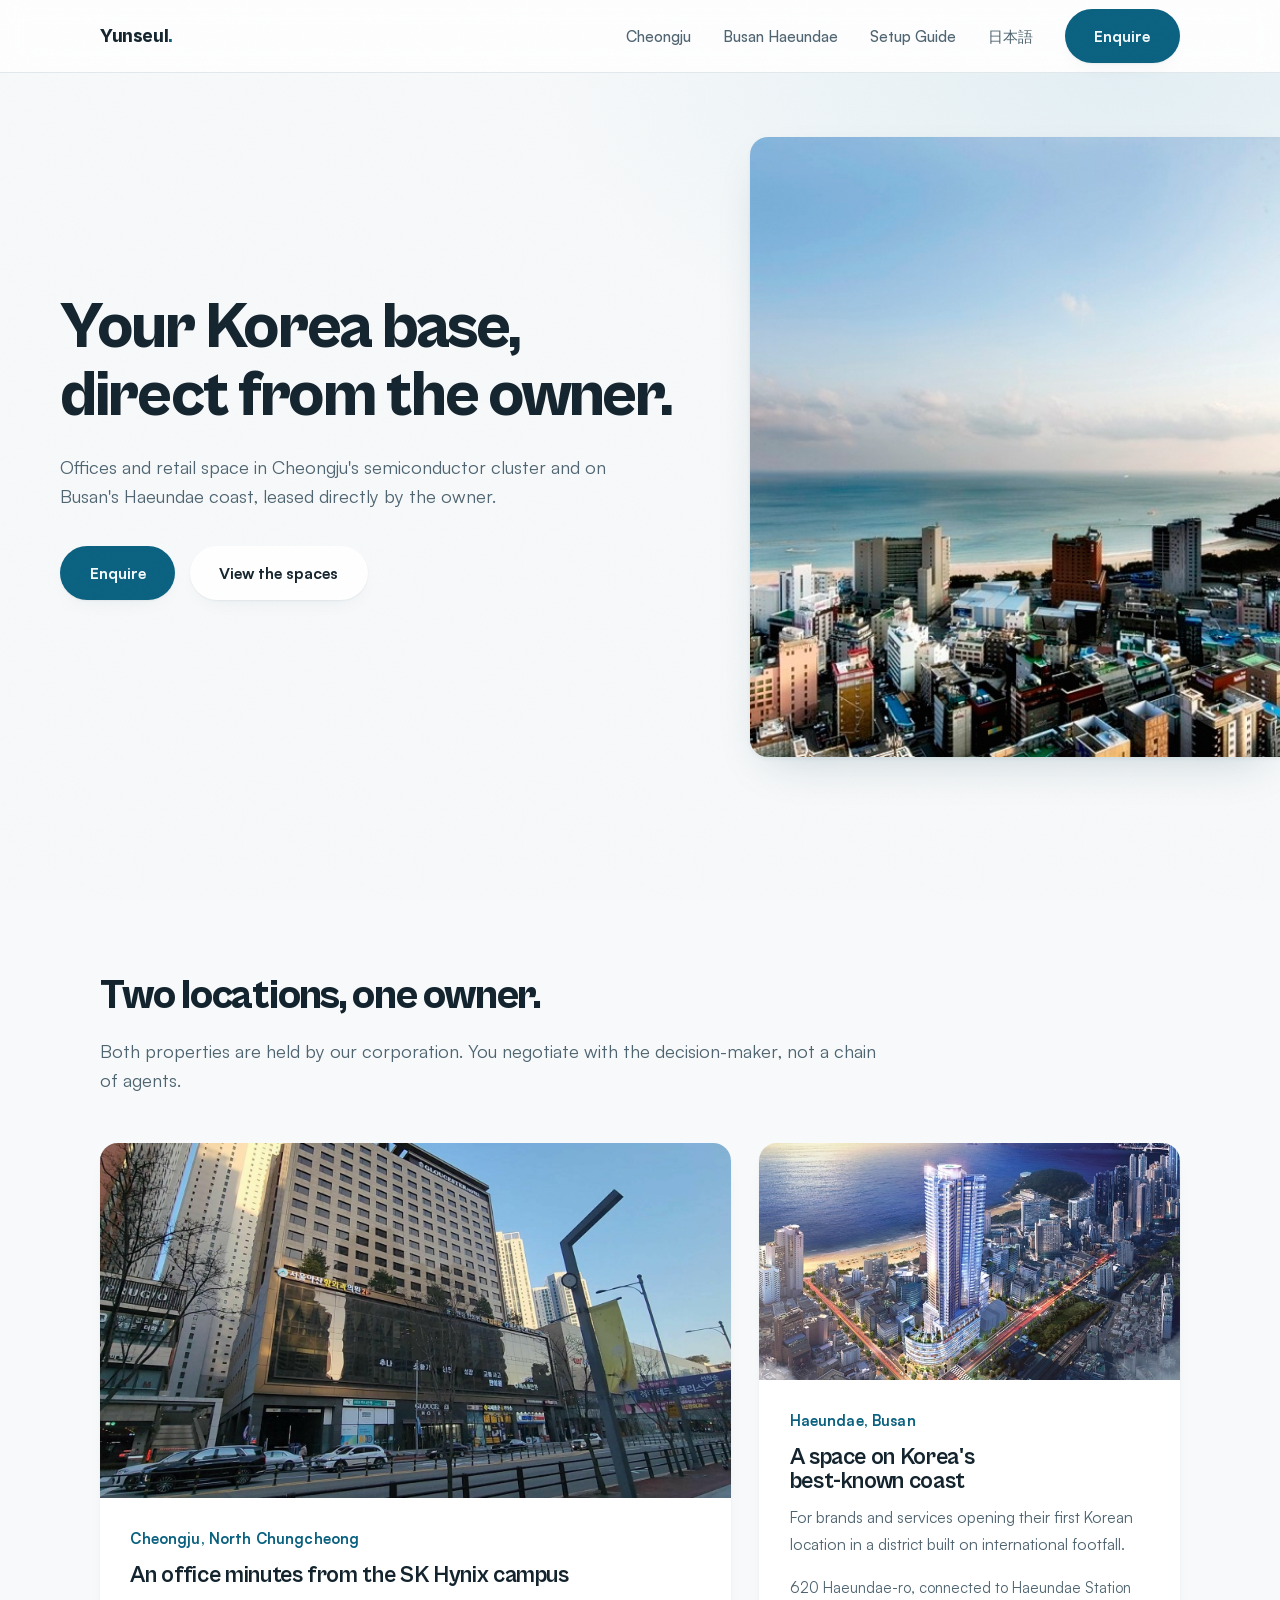
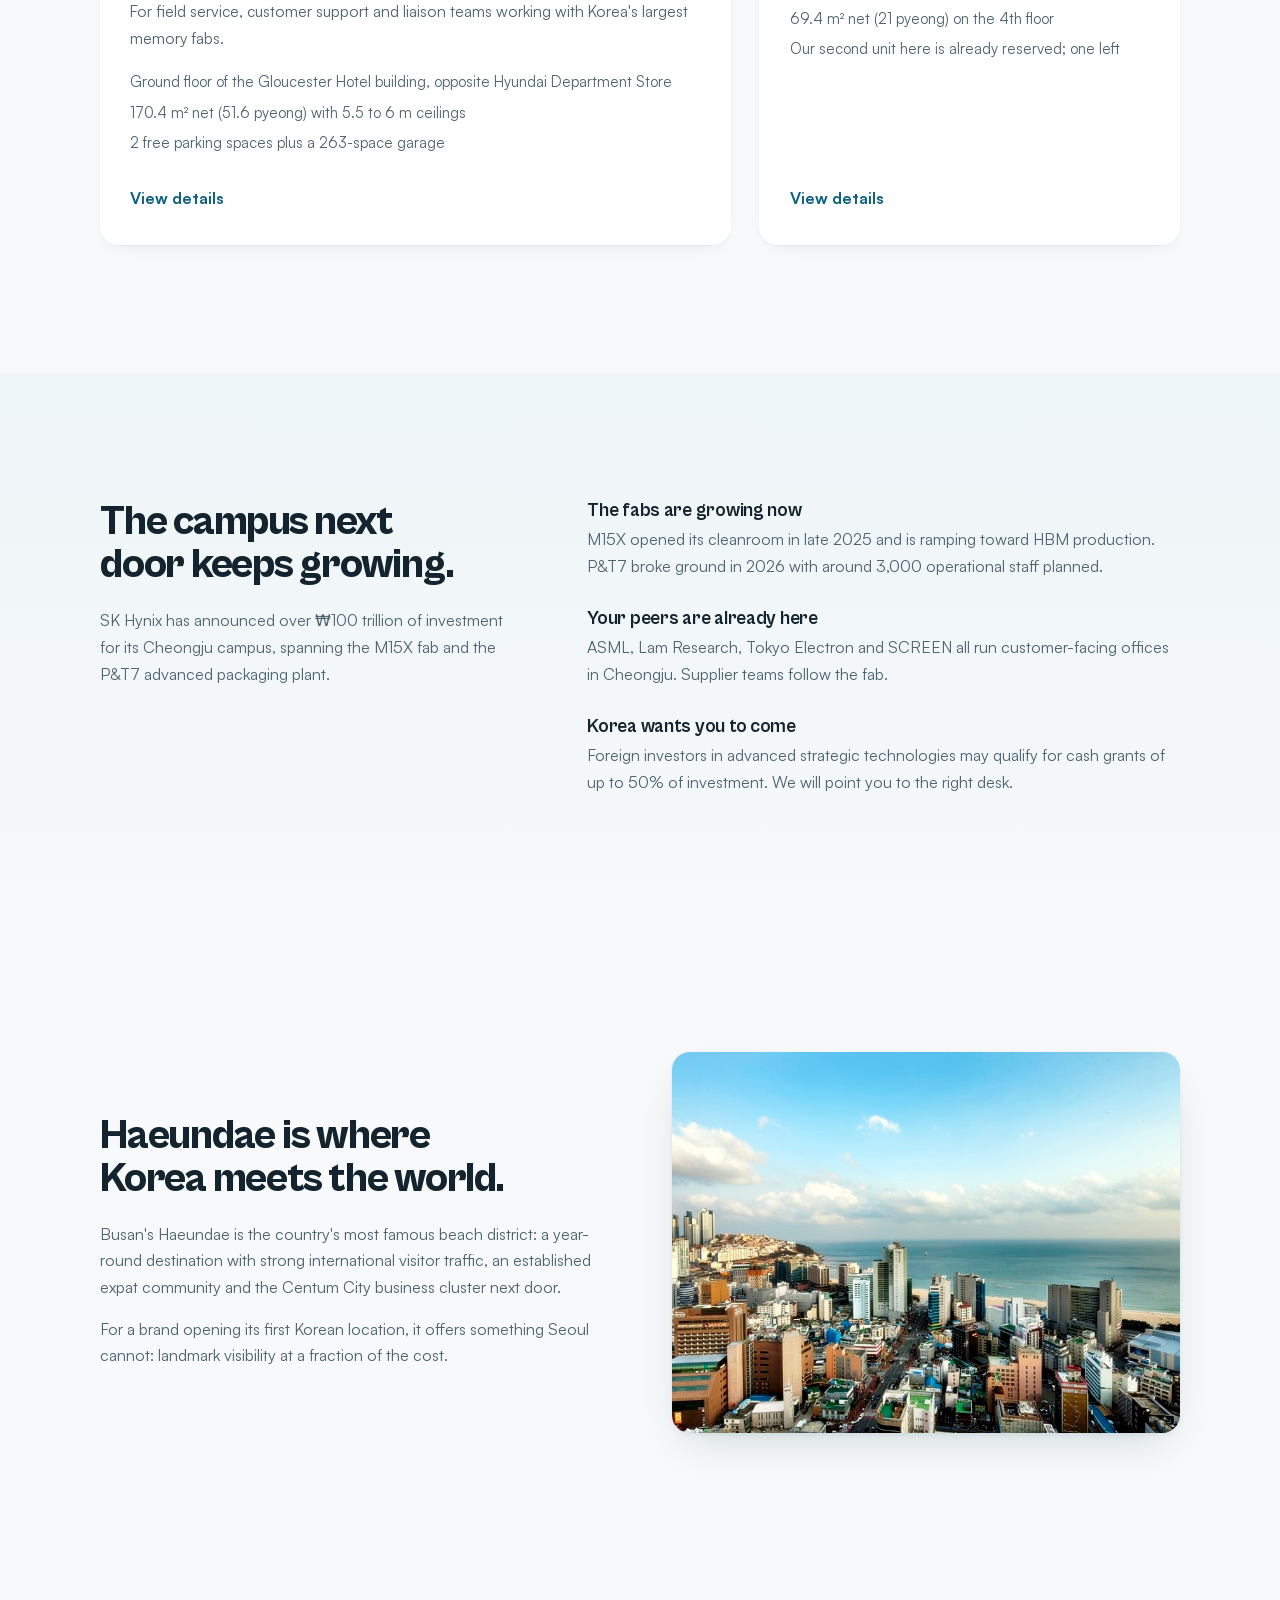
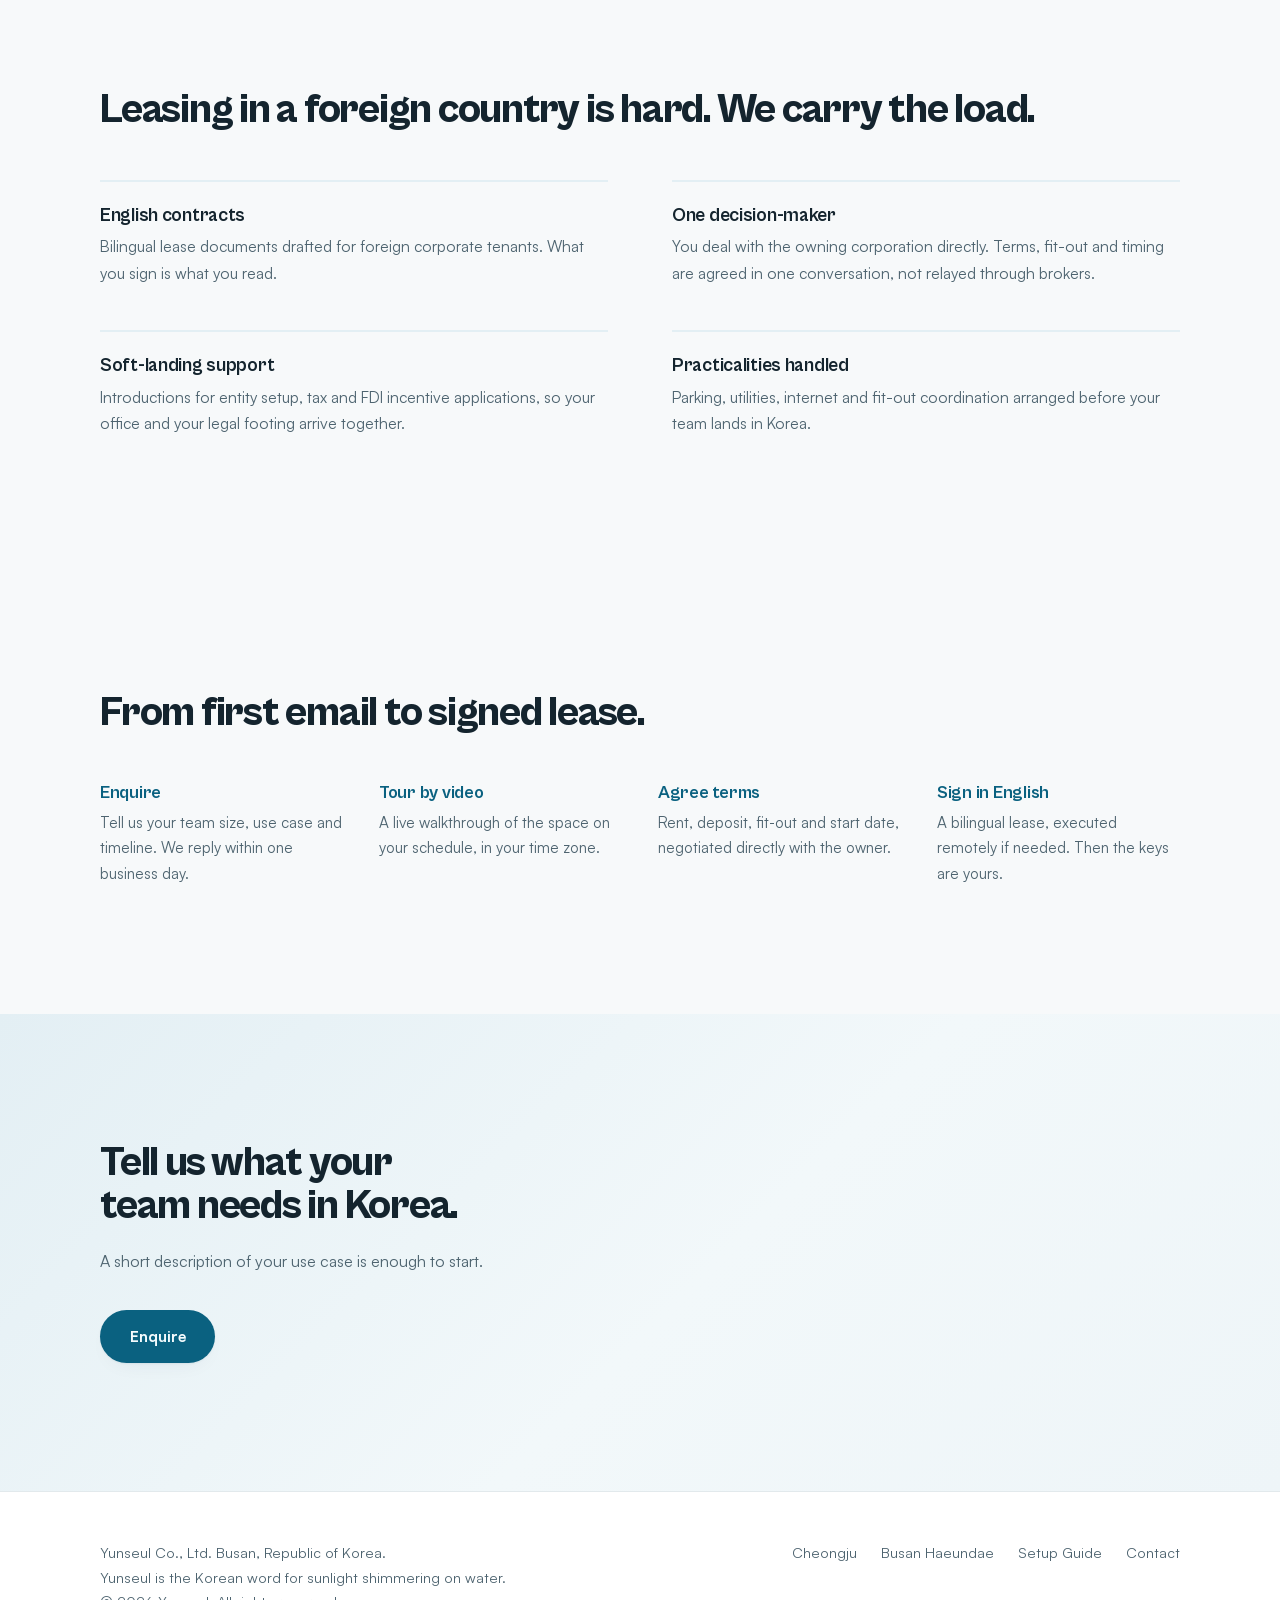
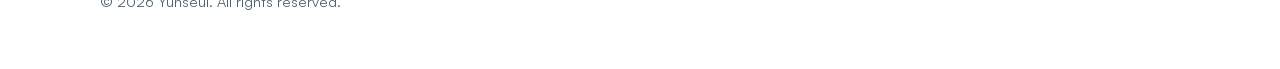
<file: index.html>
<!DOCTYPE html>
<html lang="en">
<head>
  <meta charset="UTF-8">
  <meta name="viewport" content="width=device-width, initial-scale=1.0">
  <title>Office and Retail Space in Cheongju and Busan for Foreign Companies | Yunseul</title>
  <meta name="description" content="Owner-direct commercial space in Korea. An office near the SK Hynix Cheongju campus and a retail space on Busan's Haeundae coast. English contracts, transparent terms.">
  <meta property="og:title" content="Your Korea base, direct from the owner">
  <meta property="og:description" content="Commercial space in Cheongju's semiconductor cluster and on Busan's Haeundae coast, leased directly by the owning corporation.">
  <meta property="og:type" content="website">
  <link rel="alternate" hreflang="ja" href="ja/index.html">
  <link rel="icon" type="image/svg+xml" href="assets/img/favicon.svg">
  <link rel="stylesheet" href="assets/css/main.css?v=11">
</head>
<body>

<header class="nav">
  <div class="container nav-inner">
    <a class="brand" href="index.html">Yunseul<span>.</span></a>
    <button class="nav-toggle" aria-expanded="false" aria-controls="nav-menu">Menu</button>
    <ul class="nav-links" id="nav-menu">
      <li><a href="cheongju.html">Cheongju</a></li>
      <li><a href="busan.html">Busan Haeundae</a></li>
      <li><a href="korea-setup-guide.html">Setup Guide</a></li>
      <li><a href="ja/index.html">日本語</a></li>
      <li><a class="btn" href="contact.html">Enquire</a></li>
    </ul>
  </div>
</header>

<main>

  <section class="hero">
    <div class="container hero-grid">
      <div>
        <h1>Your Korea base, direct from the owner.</h1>
        <p class="lede">Offices and retail space in Cheongju's semiconductor cluster and on Busan's Haeundae coast, leased directly by the owner.</p>
        <div class="hero-ctas">
          <a class="btn" href="contact.html">Enquire</a>
          <a class="btn btn-ghost" href="#properties">View the spaces</a>
        </div>
      </div>
      <div class="hero-media">
        <img src="assets/img/busan/aerial-beach.jpg" alt="Haeundae Beach and the surrounding district from above" width="900" height="599">
      </div>
    </div>
  </section>

  <section id="properties">
    <div class="container">
      <h2>Two locations, one owner.</h2>
      <p class="lede">Both properties are held by our corporation. You negotiate with the decision-maker, not a chain of agents.</p>
      <div class="prop-grid">
        <a class="prop-card" href="cheongju.html">
          <img src="assets/img/cheongju/exterior.jpg" alt="Gloucester Hotel building, Cheongju" width="1600" height="900">
          <div class="prop-body">
            <span class="city">Cheongju, North Chungcheong</span>
            <h3>An office minutes from the SK Hynix campus</h3>
            <p>For field service, customer support and liaison teams working with Korea's largest memory fabs.</p>
            <ul class="prop-facts">
              <li>Ground floor of the Gloucester Hotel building, opposite Hyundai Department Store</li>
              <li>170.4 m&sup2; net (51.6 pyeong) with 5.5 to 6 m ceilings</li>
              <li>2 free parking spaces plus a 263-space garage</li>
            </ul>
            <span class="text-link">View details</span>
          </div>
        </a>
        <a class="prop-card" href="busan.html">
          <img src="assets/img/busan/tower-render.jpg" alt="The Haeundae La Muette tower, Busan" width="700" height="449">
          <div class="prop-body">
            <span class="city">Haeundae, Busan</span>
            <h3>A space on Korea's best-known coast</h3>
            <p>For brands and services opening their first Korean location in a district built on international footfall.</p>
            <ul class="prop-facts">
              <li>620 Haeundae-ro, connected to Haeundae Station</li>
              <li>69.4 m&sup2; net (21 pyeong) on the 4th floor</li>
              <li>Our second unit here is already reserved; one left</li>
            </ul>
            <span class="text-link">View details</span>
          </div>
        </a>
      </div>
    </div>
  </section>

  <section class="evidence">
    <div class="container evidence-grid">
      <div>
        <h2>The campus next door keeps growing.</h2>
        <p>SK Hynix has announced over &#8361;100 trillion of investment for its Cheongju campus, spanning the M15X fab and the P&amp;T7 advanced packaging plant.</p>
      </div>
      <div class="evidence-points">
        <div>
          <h3>The fabs are growing now</h3>
          <p>M15X opened its cleanroom in late 2025 and is ramping toward HBM production. P&amp;T7 broke ground in 2026 with around 3,000 operational staff planned.</p>
        </div>
        <div>
          <h3>Your peers are already here</h3>
          <p>ASML, Lam Research, Tokyo Electron and SCREEN all run customer-facing offices in Cheongju. Supplier teams follow the fab.</p>
        </div>
        <div>
          <h3>Korea wants you to come</h3>
          <p>Foreign investors in advanced strategic technologies may qualify for cash grants of up to 50% of investment. We will point you to the right desk.</p>
        </div>
      </div>
    </div>
  </section>

  <section>
    <div class="container split flip">
      <div class="body">
        <h2>Haeundae is where Korea meets the world.</h2>
        <p>Busan's Haeundae is the country's most famous beach district: a year-round destination with strong international visitor traffic, an established expat community and the Centum City business cluster next door.</p>
        <p>For a brand opening its first Korean location, it offers something Seoul cannot: landmark visibility at a fraction of the cost.</p>
      </div>
      <div class="media">
        <img src="assets/img/busan/view-1.jpg" alt="View over Haeundae Beach and Dongbaek Island" width="900" height="599">
      </div>
    </div>
  </section>

  <section>
    <div class="container">
      <h2>Leasing in a foreign country is hard. We carry the load.</h2>
      <div class="services">
        <div class="service">
          <h3>English contracts</h3>
          <p>Bilingual lease documents drafted for foreign corporate tenants. What you sign is what you read.</p>
        </div>
        <div class="service">
          <h3>One decision-maker</h3>
          <p>You deal with the owning corporation directly. Terms, fit-out and timing are agreed in one conversation, not relayed through brokers.</p>
        </div>
        <div class="service">
          <h3>Soft-landing support</h3>
          <p>Introductions for entity setup, tax and FDI incentive applications, so your office and your legal footing arrive together.</p>
        </div>
        <div class="service">
          <h3>Practicalities handled</h3>
          <p>Parking, utilities, internet and fit-out coordination arranged before your team lands in Korea.</p>
        </div>
      </div>
    </div>
  </section>

  <section>
    <div class="container">
      <h2>From first email to signed lease.</h2>
      <div class="process">
        <div>
          <h3>Enquire</h3>
          <p>Tell us your team size, use case and timeline. We reply within one business day.</p>
        </div>
        <div>
          <h3>Tour by video</h3>
          <p>A live walkthrough of the space on your schedule, in your time zone.</p>
        </div>
        <div>
          <h3>Agree terms</h3>
          <p>Rent, deposit, fit-out and start date, negotiated directly with the owner.</p>
        </div>
        <div>
          <h3>Sign in English</h3>
          <p>A bilingual lease, executed remotely if needed. Then the keys are yours.</p>
        </div>
      </div>
    </div>
  </section>

  <section class="cta-band">
    <div class="container">
      <h2>Tell us what your team needs in Korea.</h2>
      <p>A short description of your use case is enough to start.</p>
      <a class="btn" href="contact.html">Enquire</a>
    </div>
  </section>

</main>

<footer>
  <div class="container footer-inner">
    <div>
      <!-- TODO: 사업자등록번호 추가 -->
      <p>Yunseul Co., Ltd. Busan, Republic of Korea.</p>
      <p>Yunseul is the Korean word for sunlight shimmering on water.</p>
      <p>&copy; <span data-year>2026</span> Yunseul. All rights reserved.</p>
    </div>
    <ul class="footer-links">
      <li><a href="cheongju.html">Cheongju</a></li>
      <li><a href="busan.html">Busan Haeundae</a></li>
      <li><a href="korea-setup-guide.html">Setup Guide</a></li>
      <li><a href="contact.html">Contact</a></li>
    </ul>
  </div>
</footer>

<script src="assets/js/main.js"></script>
</body>
</html>
</file>
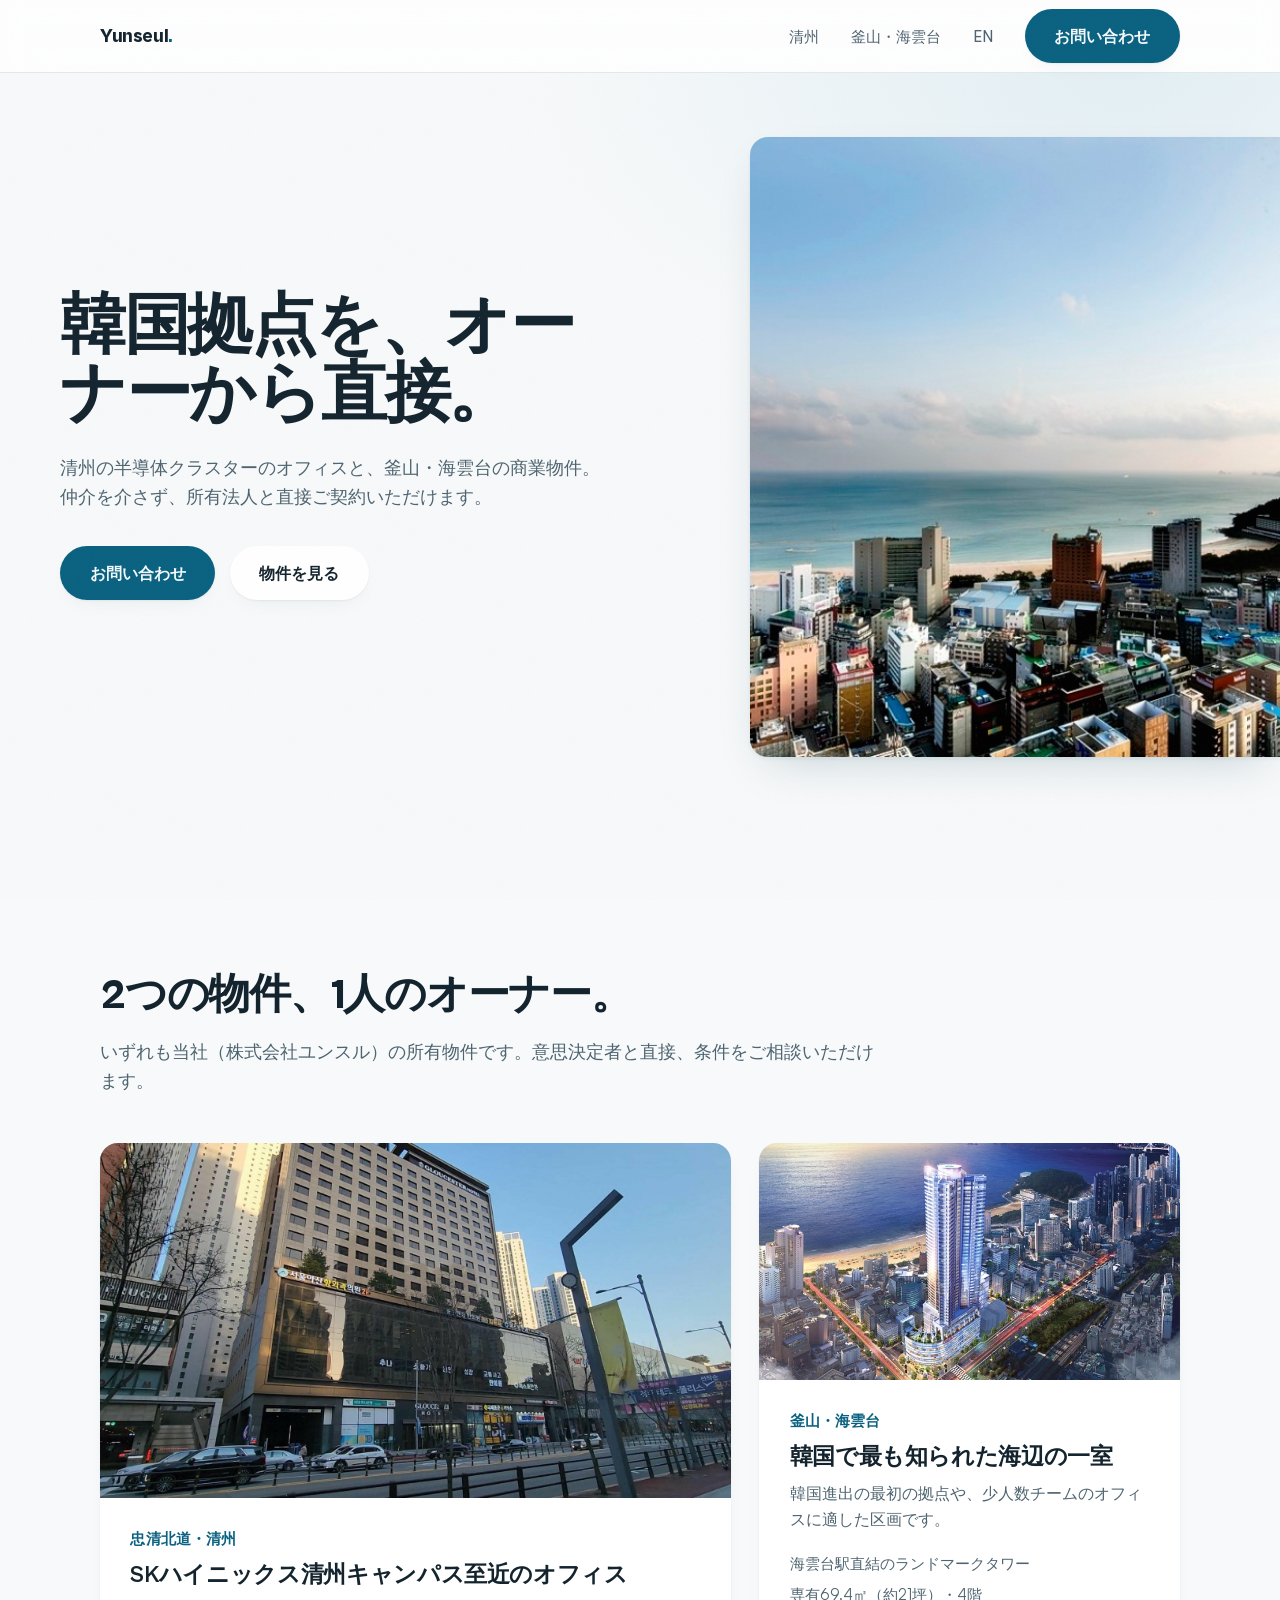
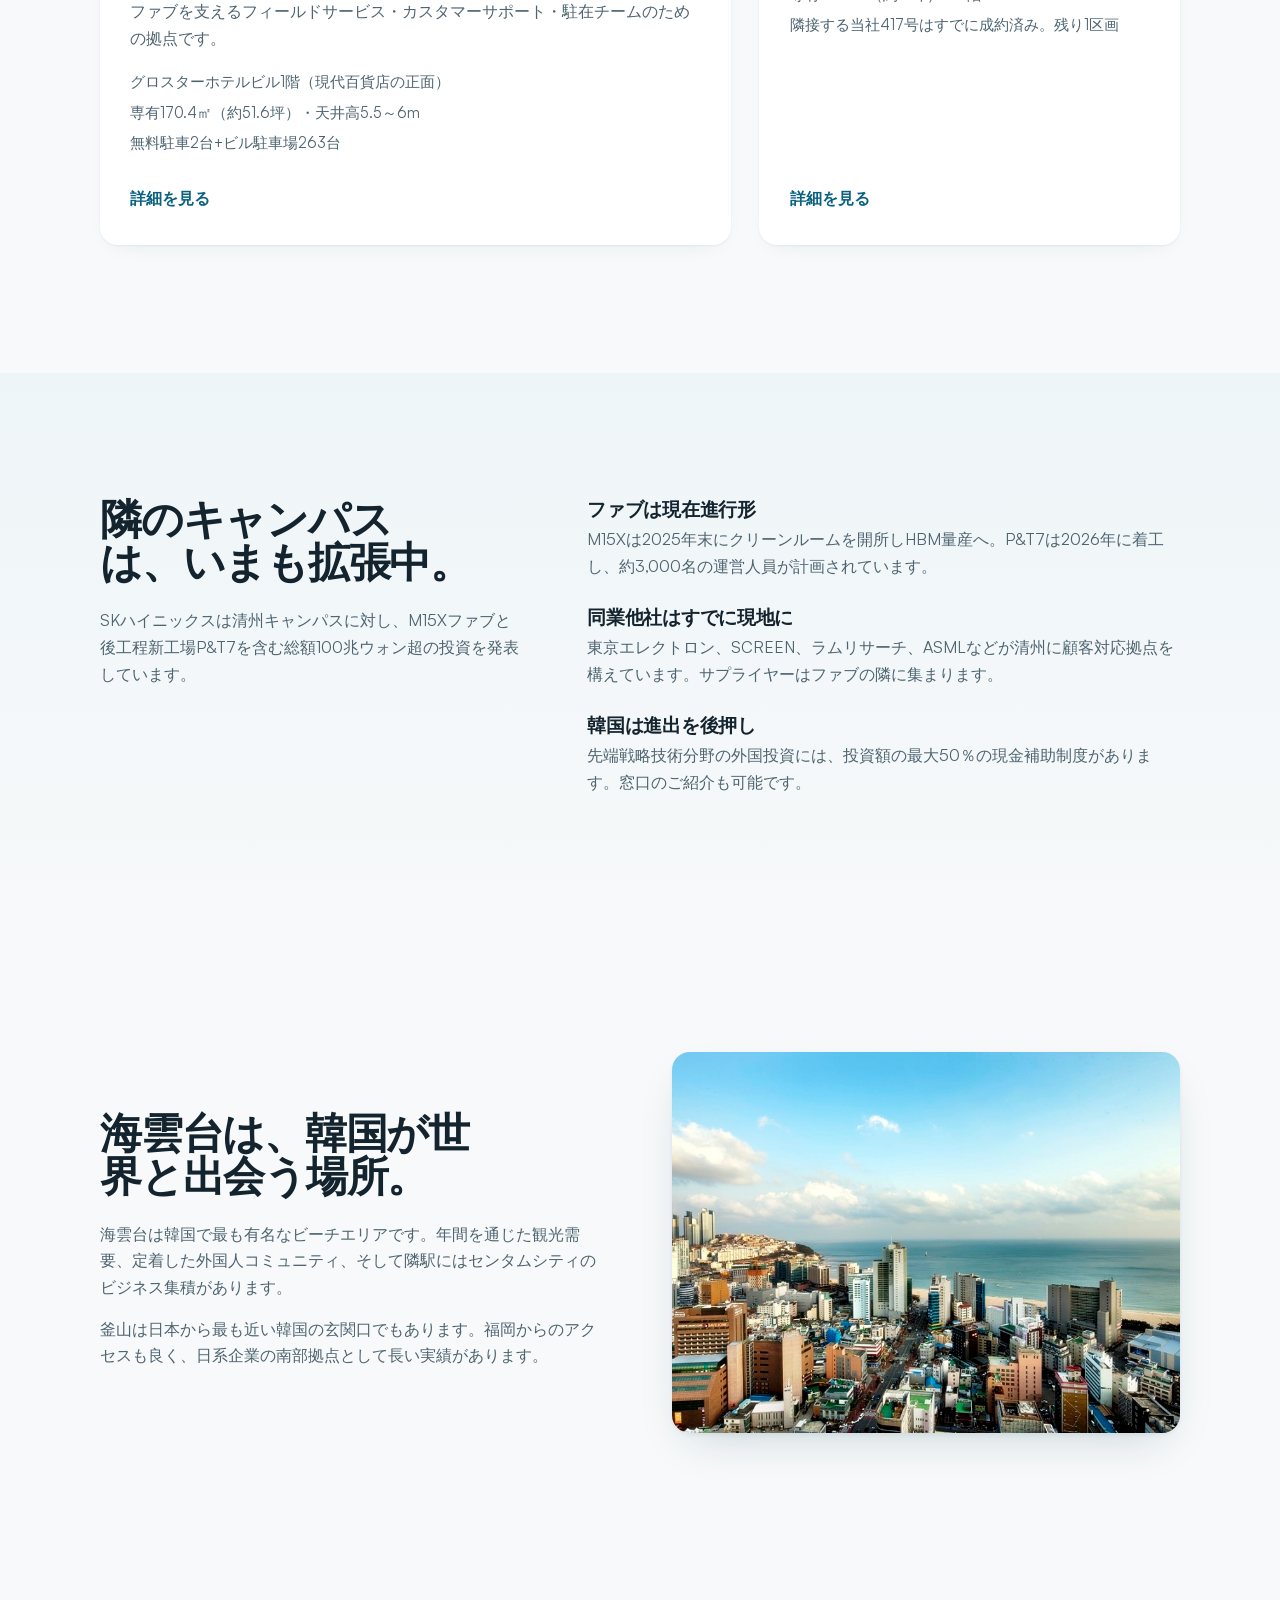
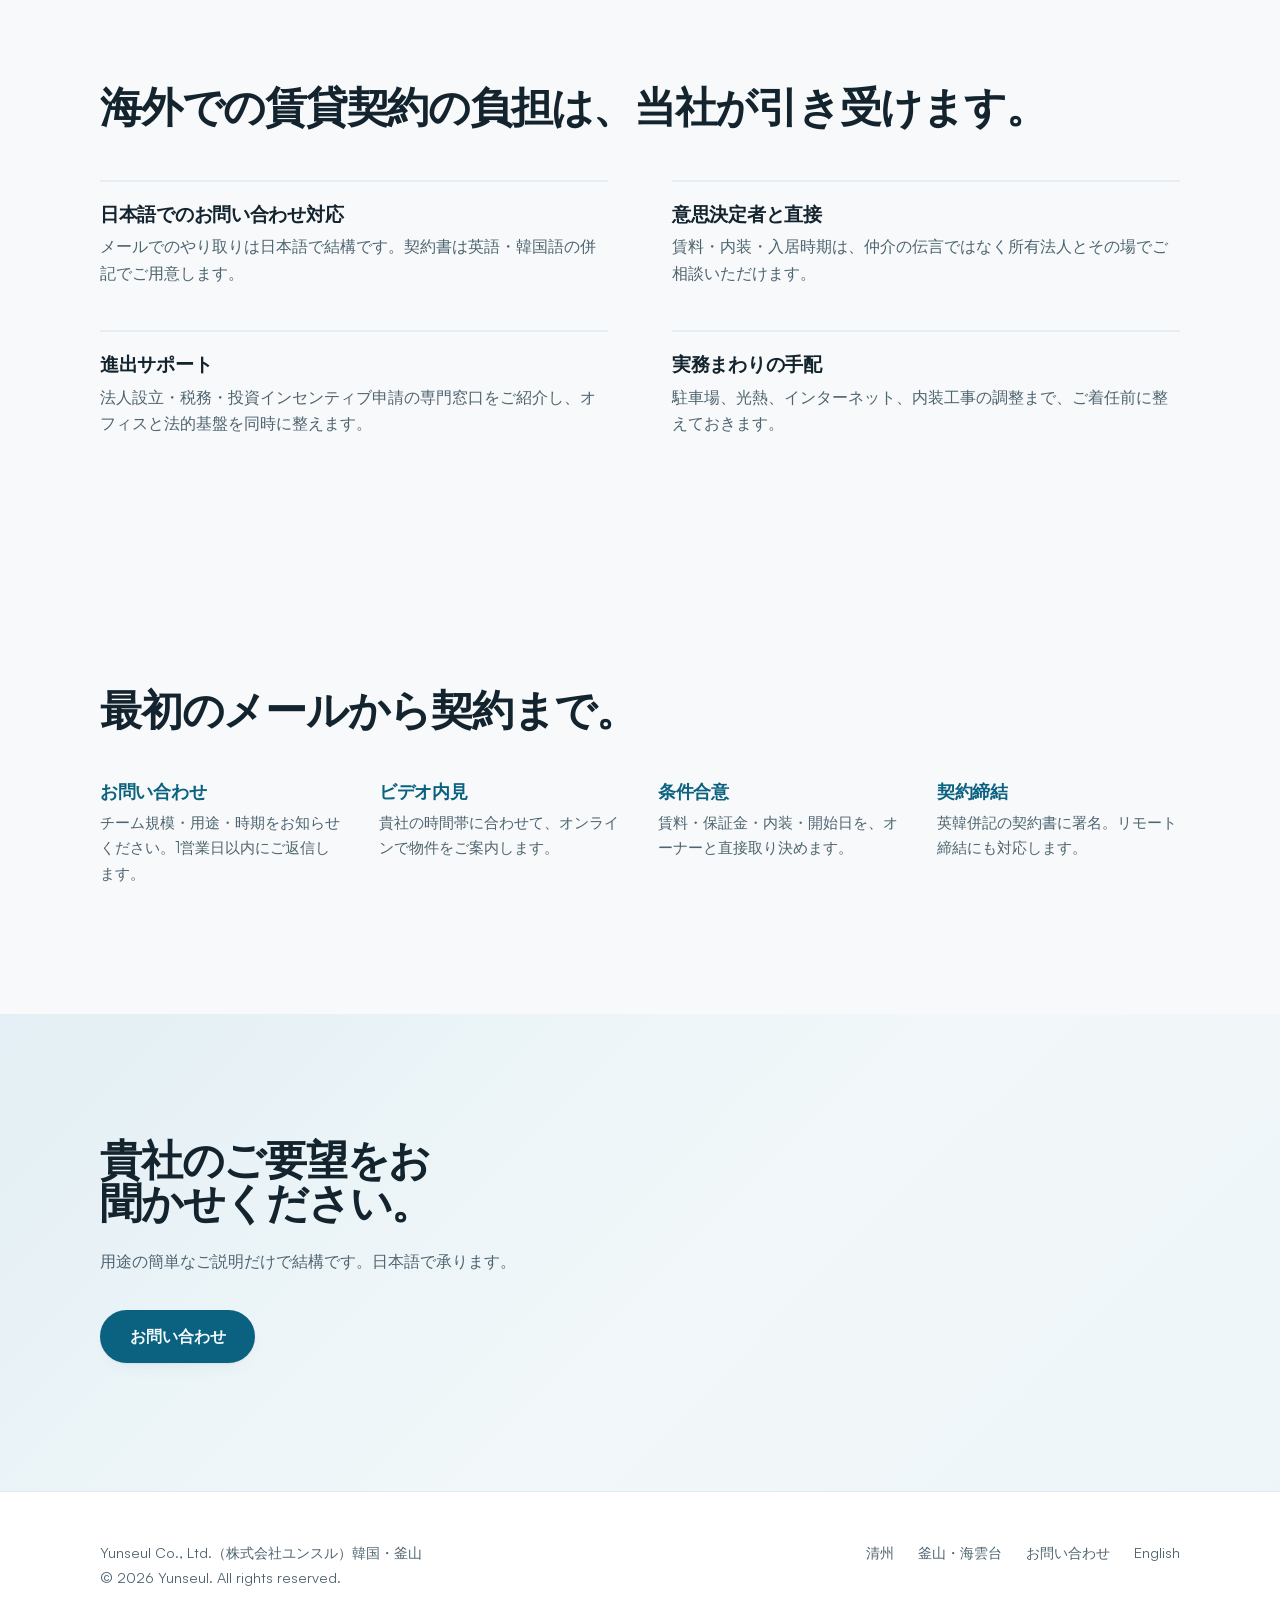
<file: ja/index.html>
<!DOCTYPE html>
<html lang="ja">
<head>
  <meta charset="UTF-8">
  <meta name="viewport" content="width=device-width, initial-scale=1.0">
  <title>韓国・清州と釜山のオフィス／店舗物件（オーナー直接賃貸）| Yunseul</title>
  <meta name="description" content="SKハイニックス清州キャンパス至近のオフィスと、釜山・海雲台駅直結の商業物件。オーナー直接契約、日本語でのお問い合わせに対応します。">
  <link rel="alternate" hreflang="en" href="../index.html">
  <link rel="icon" type="image/svg+xml" href="../assets/img/favicon.svg">
  <link rel="stylesheet" href="../assets/css/main.css?v=11">
</head>
<body>

<header class="nav">
  <div class="container nav-inner">
    <a class="brand" href="index.html">Yunseul<span>.</span></a>
    <button class="nav-toggle" aria-expanded="false" aria-controls="nav-menu">Menu</button>
    <ul class="nav-links" id="nav-menu">
      <li><a href="cheongju.html">清州</a></li>
      <li><a href="busan.html">釜山・海雲台</a></li>
      <li><a href="../index.html">EN</a></li>
      <li><a class="btn" href="contact.html">お問い合わせ</a></li>
    </ul>
  </div>
</header>

<main>

  <section class="hero">
    <div class="container hero-grid">
      <div>
        <h1>韓国拠点を、オーナーから直接。</h1>
        <p class="lede">清州の半導体クラスターのオフィスと、釜山・海雲台の商業物件。仲介を介さず、所有法人と直接ご契約いただけます。</p>
        <div class="hero-ctas">
          <a class="btn" href="contact.html">お問い合わせ</a>
          <a class="btn btn-ghost" href="#properties">物件を見る</a>
        </div>
      </div>
      <div class="hero-media">
        <img src="../assets/img/busan/aerial-beach.jpg" alt="海雲台ビーチと周辺市街の空撮" width="900" height="599">
      </div>
    </div>
  </section>

  <section id="properties">
    <div class="container">
      <h2>2つの物件、1人のオーナー。</h2>
      <p class="lede">いずれも当社（株式会社ユンスル）の所有物件です。意思決定者と直接、条件をご相談いただけます。</p>
      <div class="prop-grid">
        <a class="prop-card" href="cheongju.html">
          <img src="../assets/img/cheongju/exterior.jpg" alt="清州グロスターホテルビル" width="1600" height="900">
          <div class="prop-body">
            <span class="city">忠清北道・清州</span>
            <h3>SKハイニックス清州キャンパス至近のオフィス</h3>
            <p>ファブを支えるフィールドサービス・カスタマーサポート・駐在チームのための拠点です。</p>
            <ul class="prop-facts">
              <li>グロスターホテルビル1階（現代百貨店の正面）</li>
              <li>専有170.4㎡（約51.6坪）・天井高5.5～6m</li>
              <li>無料駐車2台+ビル駐車場263台</li>
            </ul>
            <span class="text-link">詳細を見る</span>
          </div>
        </a>
        <a class="prop-card" href="busan.html">
          <img src="../assets/img/busan/tower-render.jpg" alt="海雲台ラミュエットタワー" width="700" height="449">
          <div class="prop-body">
            <span class="city">釜山・海雲台</span>
            <h3>韓国で最も知られた海辺の一室</h3>
            <p>韓国進出の最初の拠点や、少人数チームのオフィスに適した区画です。</p>
            <ul class="prop-facts">
              <li>海雲台駅直結のランドマークタワー</li>
              <li>専有69.4㎡（約21坪）・4階</li>
              <li>隣接する当社417号はすでに成約済み。残り1区画</li>
            </ul>
            <span class="text-link">詳細を見る</span>
          </div>
        </a>
      </div>
    </div>
  </section>

  <section class="evidence">
    <div class="container evidence-grid">
      <div>
        <h2>隣のキャンパスは、いまも拡張中。</h2>
        <p>SKハイニックスは清州キャンパスに対し、M15Xファブと後工程新工場P&amp;T7を含む総額100兆ウォン超の投資を発表しています。</p>
      </div>
      <div class="evidence-points">
        <div>
          <h3>ファブは現在進行形</h3>
          <p>M15Xは2025年末にクリーンルームを開所しHBM量産へ。P&amp;T7は2026年に着工し、約3,000名の運営人員が計画されています。</p>
        </div>
        <div>
          <h3>同業他社はすでに現地に</h3>
          <p>東京エレクトロン、SCREEN、ラムリサーチ、ASMLなどが清州に顧客対応拠点を構えています。サプライヤーはファブの隣に集まります。</p>
        </div>
        <div>
          <h3>韓国は進出を後押し</h3>
          <p>先端戦略技術分野の外国投資には、投資額の最大50％の現金補助制度があります。窓口のご紹介も可能です。</p>
        </div>
      </div>
    </div>
  </section>

  <section>
    <div class="container split flip">
      <div class="body">
        <h2>海雲台は、韓国が世界と出会う場所。</h2>
        <p>海雲台は韓国で最も有名なビーチエリアです。年間を通じた観光需要、定着した外国人コミュニティ、そして隣駅にはセンタムシティのビジネス集積があります。</p>
        <p>釜山は日本から最も近い韓国の玄関口でもあります。福岡からのアクセスも良く、日系企業の南部拠点として長い実績があります。</p>
      </div>
      <div class="media">
        <img src="../assets/img/busan/view-1.jpg" alt="海雲台ビーチと冬柏島の眺望" width="900" height="599">
      </div>
    </div>
  </section>

  <section>
    <div class="container">
      <h2>海外での賃貸契約の負担は、当社が引き受けます。</h2>
      <div class="services">
        <div class="service">
          <h3>日本語でのお問い合わせ対応</h3>
          <p>メールでのやり取りは日本語で結構です。契約書は英語・韓国語の併記でご用意します。</p>
        </div>
        <div class="service">
          <h3>意思決定者と直接</h3>
          <p>賃料・内装・入居時期は、仲介の伝言ではなく所有法人とその場でご相談いただけます。</p>
        </div>
        <div class="service">
          <h3>進出サポート</h3>
          <p>法人設立・税務・投資インセンティブ申請の専門窓口をご紹介し、オフィスと法的基盤を同時に整えます。</p>
        </div>
        <div class="service">
          <h3>実務まわりの手配</h3>
          <p>駐車場、光熱、インターネット、内装工事の調整まで、ご着任前に整えておきます。</p>
        </div>
      </div>
    </div>
  </section>

  <section>
    <div class="container">
      <h2>最初のメールから契約まで。</h2>
      <div class="process">
        <div>
          <h3>お問い合わせ</h3>
          <p>チーム規模・用途・時期をお知らせください。1営業日以内にご返信します。</p>
        </div>
        <div>
          <h3>ビデオ内見</h3>
          <p>貴社の時間帯に合わせて、オンラインで物件をご案内します。</p>
        </div>
        <div>
          <h3>条件合意</h3>
          <p>賃料・保証金・内装・開始日を、オーナーと直接取り決めます。</p>
        </div>
        <div>
          <h3>契約締結</h3>
          <p>英韓併記の契約書に署名。リモート締結にも対応します。</p>
        </div>
      </div>
    </div>
  </section>

  <section class="cta-band">
    <div class="container">
      <h2>貴社のご要望をお聞かせください。</h2>
      <p>用途の簡単なご説明だけで結構です。日本語で承ります。</p>
      <a class="btn" href="contact.html">お問い合わせ</a>
    </div>
  </section>

</main>

<footer>
  <div class="container footer-inner">
    <div>
      <p>Yunseul Co., Ltd.（株式会社ユンスル）韓国・釜山</p>
      <p>&copy; <span data-year>2026</span> Yunseul. All rights reserved.</p>
    </div>
    <ul class="footer-links">
      <li><a href="cheongju.html">清州</a></li>
      <li><a href="busan.html">釜山・海雲台</a></li>
      <li><a href="contact.html">お問い合わせ</a></li>
      <li><a href="../index.html">English</a></li>
    </ul>
  </div>
</footer>

<script src="../assets/js/main.js"></script>
</body>
</html>
</file>
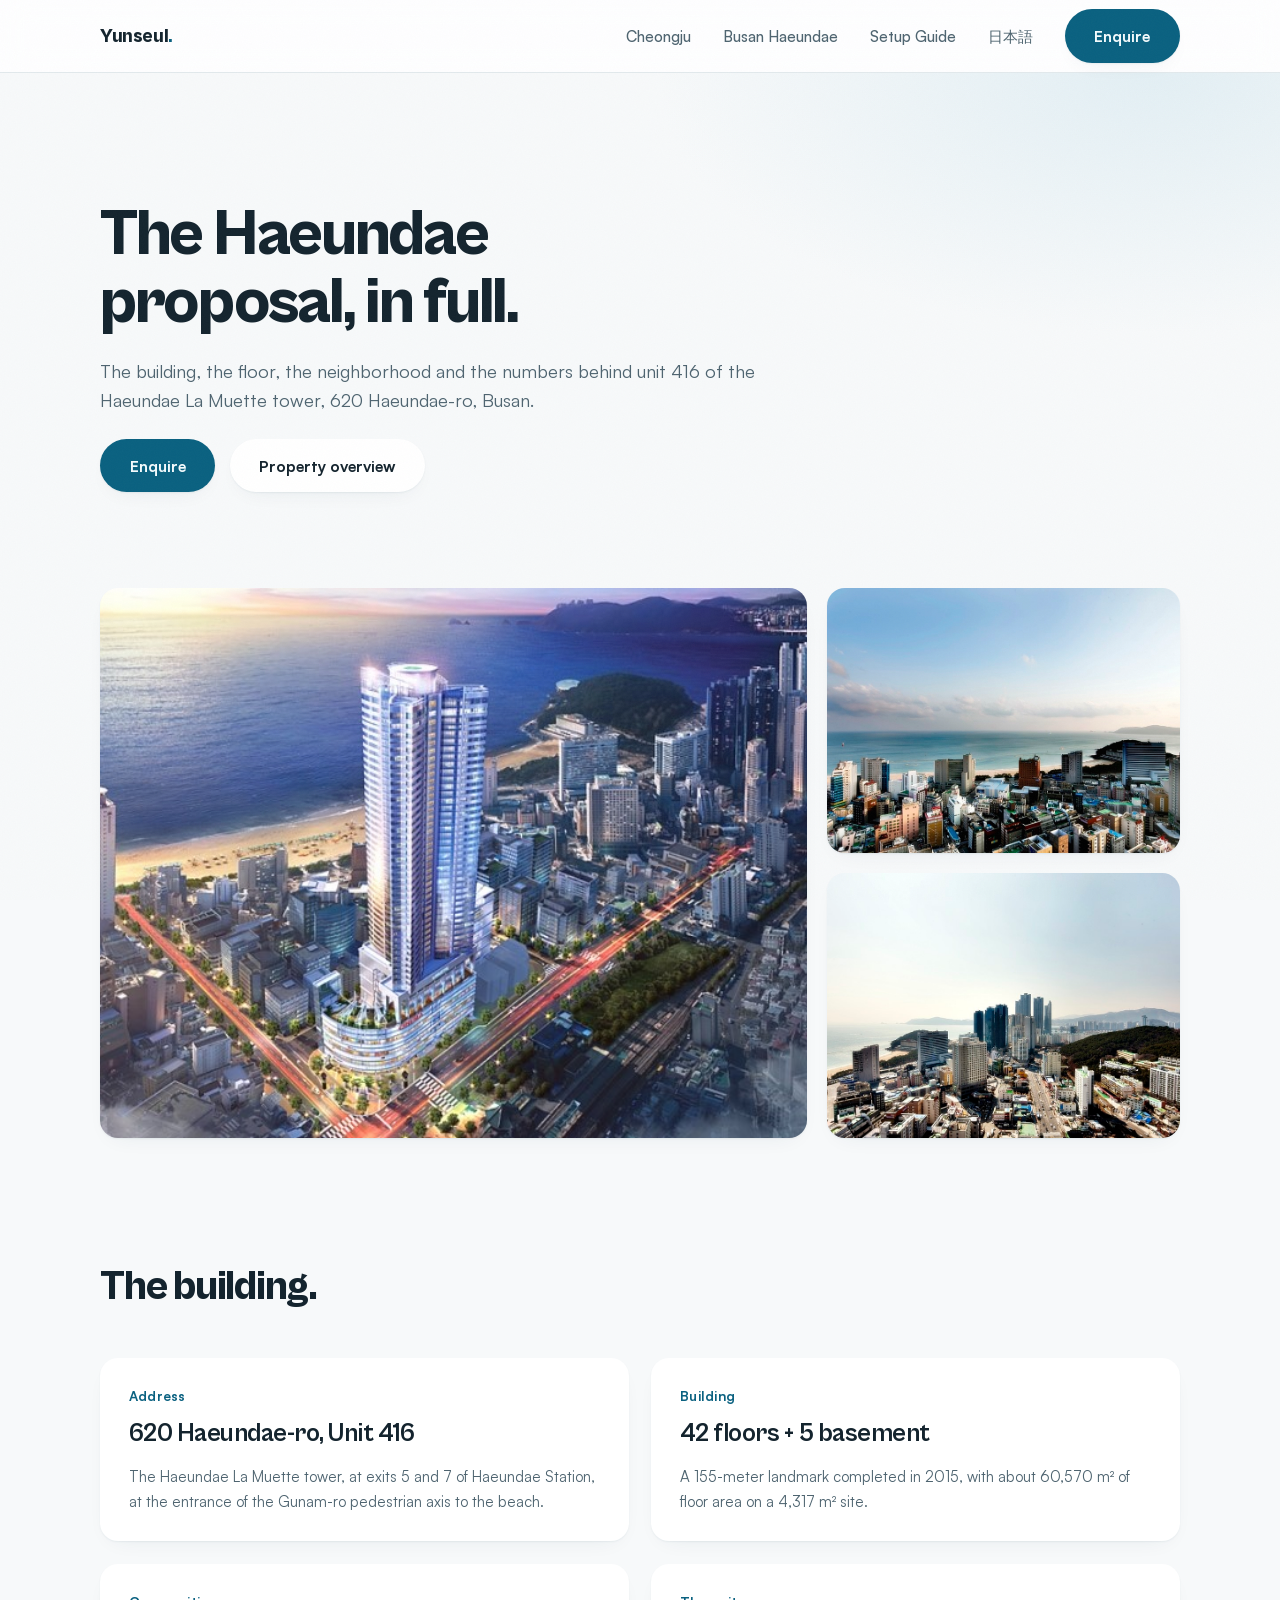
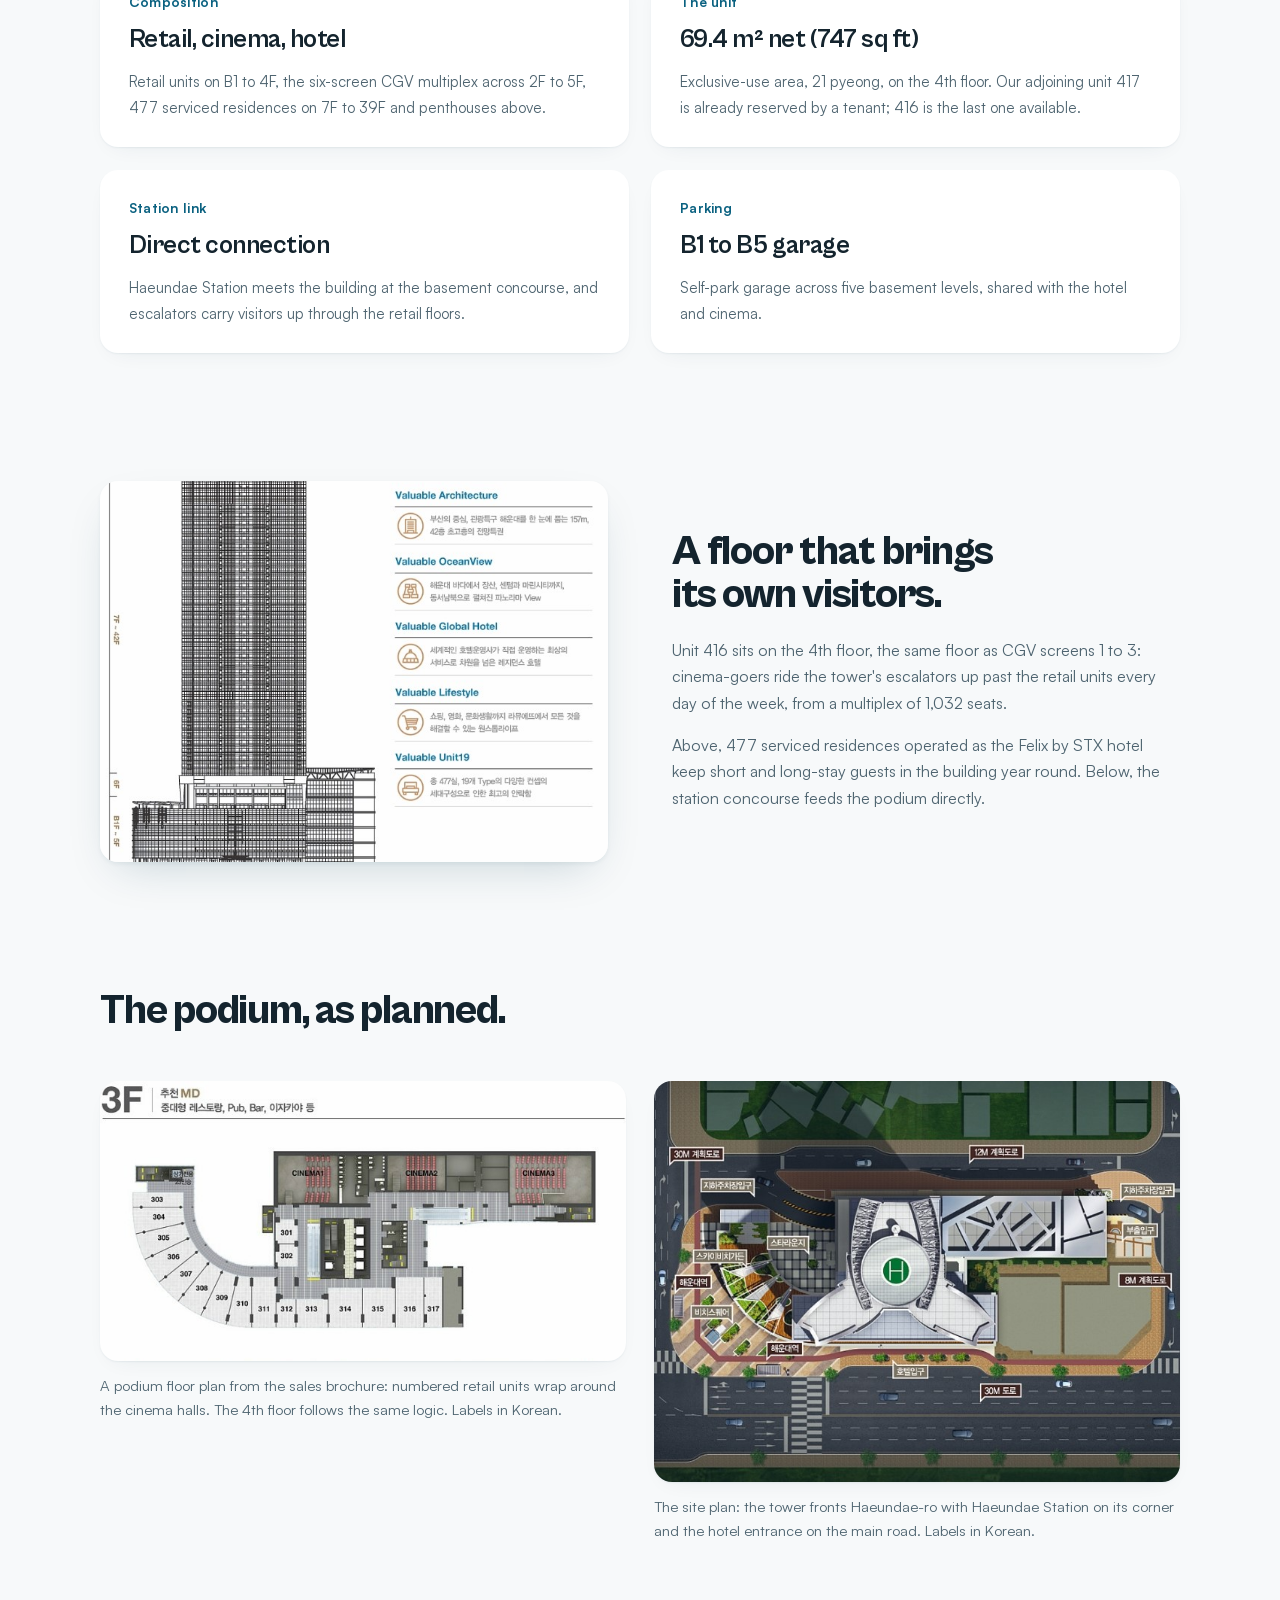
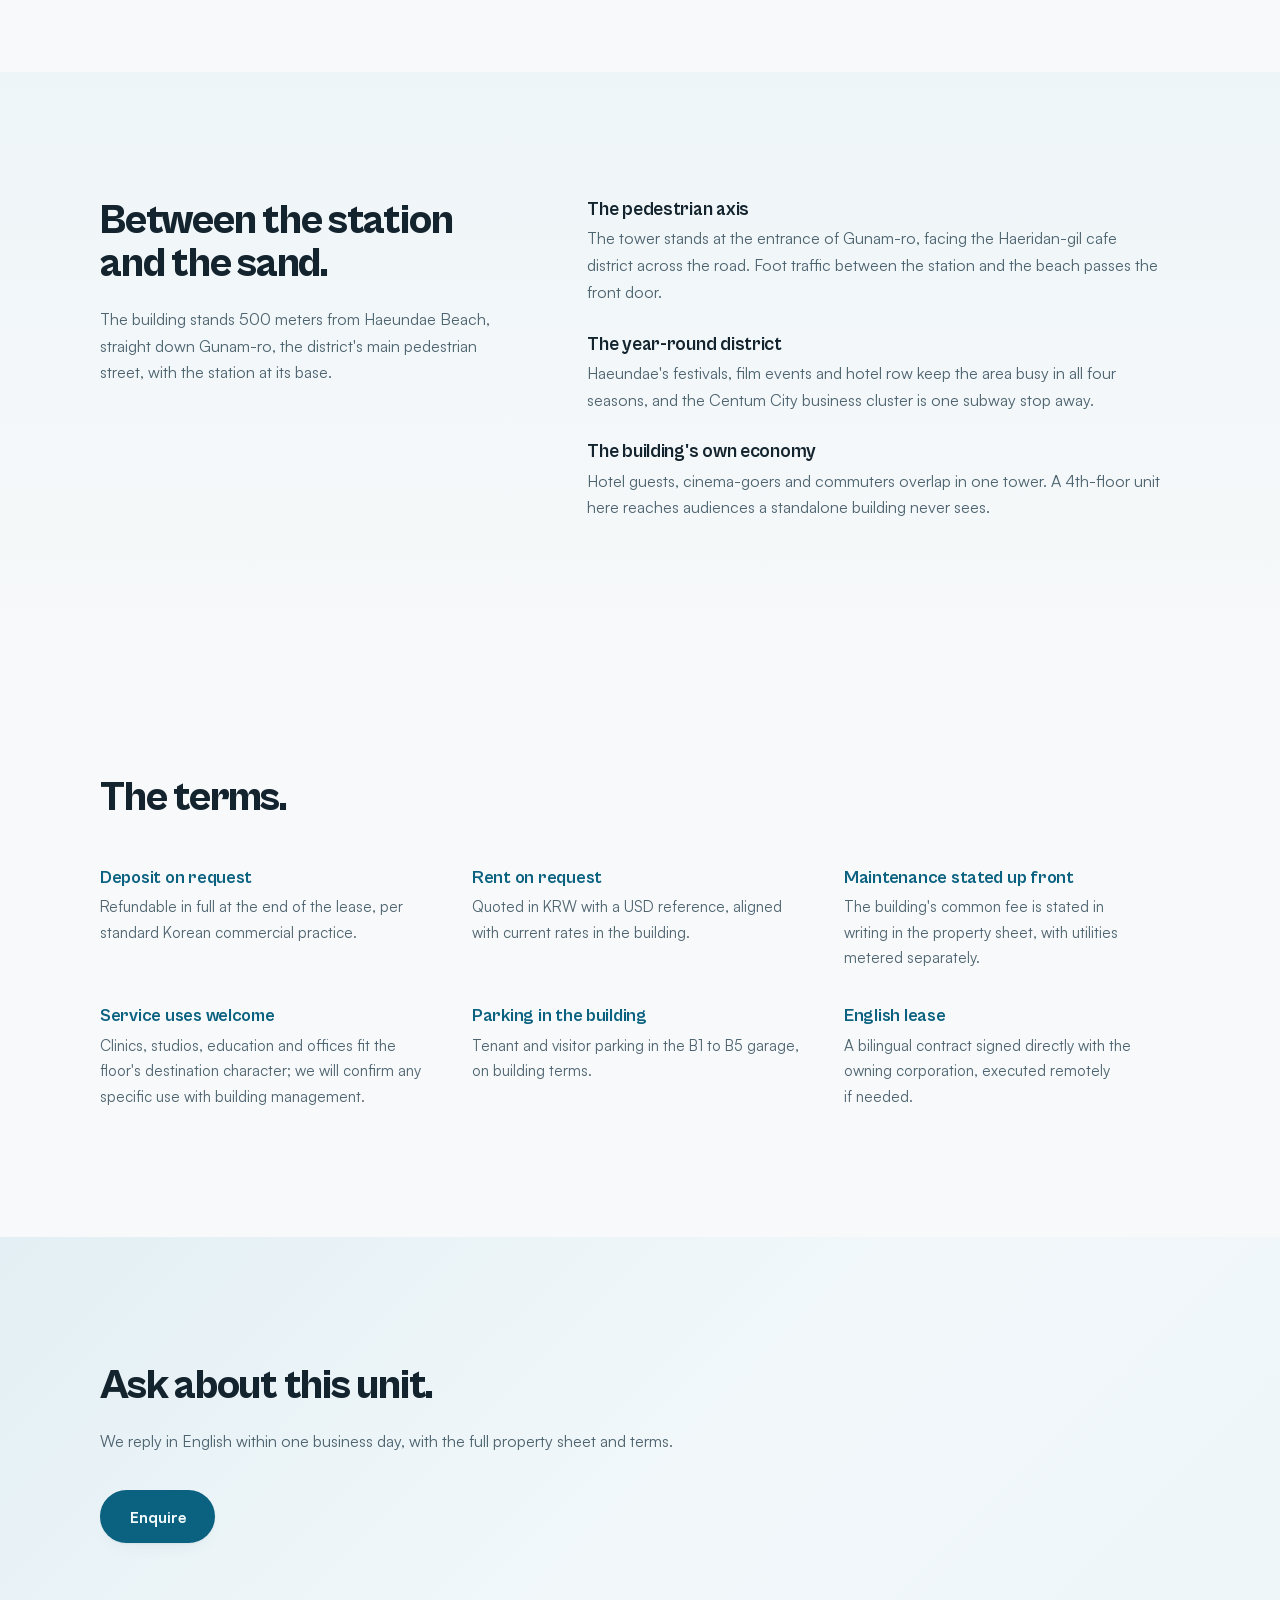
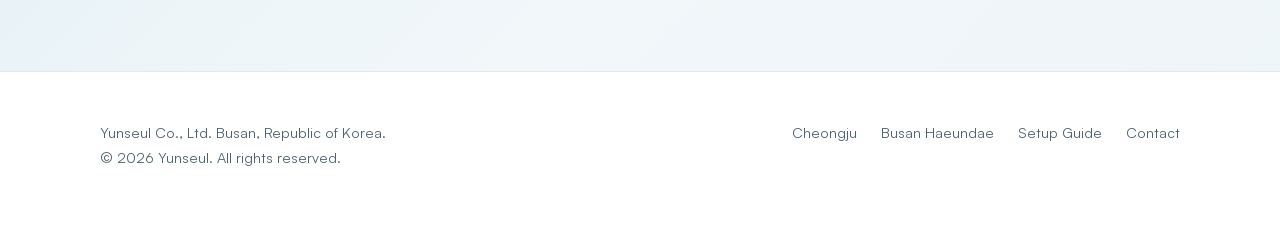
<file: busan-proposal.html>
<!DOCTYPE html>
<!--
  i18n 메모: 다국어 확장 시 /ko/, /ja/ 디렉토리에 동일 구조로 미러링 (cheongju-proposal.html과 동일 원칙)
  TODO: 임대조건(보증금·월세·관리비)은 소유주 확정 후 기입. 현재 "On request" 표기
  TODO: 416호 내부 실사진·실측 평면도 확보 시 The unit 섹션에 추가
-->
<html lang="en">
<head>
  <meta charset="UTF-8">
  <meta name="viewport" content="width=device-width, initial-scale=1.0">
  <title>Haeundae Leasing Proposal: 4th Floor, La Muette Tower | Yunseul</title>
  <meta name="description" content="Full leasing proposal for a 69.4 m2 unit in the Haeundae La Muette tower, Busan: station-connected, on the CGV multiplex floors, 500 meters from the beach.">
  <link rel="icon" type="image/svg+xml" href="assets/img/favicon.svg">
  <link rel="stylesheet" href="assets/css/main.css?v=11">
</head>
<body>

<header class="nav">
  <div class="container nav-inner">
    <a class="brand" href="index.html">Yunseul<span>.</span></a>
    <button class="nav-toggle" aria-expanded="false" aria-controls="nav-menu">Menu</button>
    <ul class="nav-links" id="nav-menu">
      <li><a href="cheongju.html">Cheongju</a></li>
      <li><a href="busan.html">Busan Haeundae</a></li>
      <li><a href="korea-setup-guide.html">Setup Guide</a></li>
      <li><a href="ja/index.html">日本語</a></li>
      <li><a class="btn" href="contact.html">Enquire</a></li>
    </ul>
  </div>
</header>

<main>

  <section class="page-head">
    <div class="container">
      <h1>The Haeundae proposal, in full.</h1>
      <p class="lede">The building, the floor, the neighborhood and the numbers behind unit 416 of the Haeundae La Muette tower, 620 Haeundae-ro, Busan.</p>
      <div class="hero-ctas" style="margin-top: 1.5rem;">
        <a class="btn" href="contact.html">Enquire</a>
        <a class="btn btn-ghost" href="busan.html">Property overview</a>
      </div>
    </div>
  </section>

  <section style="padding-top: 3rem;">
    <div class="container">
      <div class="gallery">
        <!-- TODO: 직접 촬영한 건물 외관·416호 실사진 확보 시 교체 -->
        <img src="assets/img/busan/tower-render.jpg" alt="Rendering of the Haeundae La Muette tower between the station and the beach" width="700" height="449">
        <img src="assets/img/busan/aerial-beach.jpg" alt="View over Haeundae Beach from the tower" width="900" height="599">
        <img src="assets/img/busan/view-2.jpg" alt="View toward Marine City from the tower" width="900" height="599">
      </div>
    </div>
  </section>

  <section style="padding-top: 0;">
    <div class="container">
      <h2>The building.</h2>
      <div class="facts">
        <div class="fact-card">
          <div class="label">Address</div>
          <div class="value">620 Haeundae-ro, Unit 416</div>
          <p>The Haeundae La Muette tower, at exits 5 and 7 of Haeundae Station, at the entrance of the Gunam-ro pedestrian axis to the beach.</p>
        </div>
        <div class="fact-card">
          <div class="label">Building</div>
          <div class="value">42 floors + 5 basement</div>
          <p>A 155-meter landmark completed in 2015, with about 60,570 m&sup2; of floor area on a 4,317 m&sup2; site.</p>
        </div>
        <div class="fact-card">
          <div class="label">Composition</div>
          <div class="value">Retail, cinema, hotel</div>
          <p>Retail units on B1 to 4F, the six-screen CGV multiplex across 2F to 5F, 477 serviced residences on 7F to 39F and penthouses above.</p>
        </div>
        <div class="fact-card">
          <div class="label">The unit</div>
          <div class="value">69.4 m&sup2; net (747 sq ft)</div>
          <p>Exclusive-use area, 21 pyeong, on the 4th floor. Our adjoining unit 417 is already reserved by a tenant; 416 is the last one available.</p>
        </div>
        <div class="fact-card">
          <div class="label">Station link</div>
          <div class="value">Direct connection</div>
          <p>Haeundae Station meets the building at the basement concourse, and escalators carry visitors up through the retail floors.</p>
        </div>
        <div class="fact-card">
          <div class="label">Parking</div>
          <div class="value">B1 to B5 garage</div>
          <p>Self-park garage across five basement levels, shared with the hotel and cinema.</p>
        </div>
      </div>
    </div>
  </section>

  <section style="padding-top: 0;">
    <div class="container split">
      <div class="media">
        <img src="assets/img/busan/elevation.jpg" alt="Building elevation showing the retail podium and hotel floors" width="700" height="648">
      </div>
      <div class="body">
        <h2>A floor that brings its own visitors.</h2>
        <p>Unit 416 sits on the 4th floor, the same floor as CGV screens 1 to 3: cinema-goers ride the tower's escalators up past the retail units every day of the week, from a multiplex of 1,032 seats.</p>
        <p>Above, 477 serviced residences operated as the Felix by STX hotel keep short and long-stay guests in the building year round. Below, the station concourse feeds the podium directly.</p>
      </div>
    </div>
  </section>

  <section style="padding-top: 0;">
    <div class="container">
      <h2>The podium, as planned.</h2>
      <div class="duo">
        <figure>
          <img src="assets/img/busan/plan-3f.jpg" alt="Third floor plan showing retail units alongside cinema halls" width="700" height="372">
          <figcaption>A podium floor plan from the sales brochure: numbered retail units wrap around the cinema halls. The 4th floor follows the same logic. Labels in Korean.</figcaption>
        </figure>
        <figure>
          <img src="assets/img/busan/siteplan.jpg" alt="Site plan of the tower between Haeundae-ro and the station" width="700" height="533">
          <figcaption>The site plan: the tower fronts Haeundae-ro with Haeundae Station on its corner and the hotel entrance on the main road. Labels in Korean.</figcaption>
        </figure>
      </div>
    </div>
  </section>

  <section class="evidence">
    <div class="container evidence-grid">
      <div>
        <h2>Between the station and the sand.</h2>
        <p>The building stands 500 meters from Haeundae Beach, straight down Gunam-ro, the district's main pedestrian street, with the station at its base.</p>
      </div>
      <div class="evidence-points">
        <div>
          <h3>The pedestrian axis</h3>
          <p>The tower stands at the entrance of Gunam-ro, facing the Haeridan-gil cafe district across the road. Foot traffic between the station and the beach passes the front door.</p>
        </div>
        <div>
          <h3>The year-round district</h3>
          <p>Haeundae's festivals, film events and hotel row keep the area busy in all four seasons, and the Centum City business cluster is one subway stop away.</p>
        </div>
        <div>
          <h3>The building's own economy</h3>
          <p>Hotel guests, cinema-goers and commuters overlap in one tower. A 4th-floor unit here reaches audiences a standalone building never sees.</p>
        </div>
      </div>
    </div>
  </section>

  <section>
    <div class="container">
      <h2>The terms.</h2>
      <div class="process cols-3">
        <div>
          <!-- TODO: 보증금 확정 시 기입 -->
          <h3>Deposit on request</h3>
          <p>Refundable in full at the end of the lease, per standard Korean commercial practice.</p>
        </div>
        <div>
          <!-- TODO: 월세 확정 시 기입 -->
          <h3>Rent on request</h3>
          <p>Quoted in KRW with a USD reference, aligned with current rates in the building.</p>
        </div>
        <div>
          <h3>Maintenance stated up front</h3>
          <p>The building's common fee is stated in writing in the property sheet, with utilities metered separately.</p>
        </div>
        <div>
          <h3>Service uses welcome</h3>
          <p>Clinics, studios, education and offices fit the floor's destination character; we will confirm any specific use with building management.</p>
        </div>
        <div>
          <h3>Parking in the building</h3>
          <p>Tenant and visitor parking in the B1 to B5 garage, on building terms.</p>
        </div>
        <div>
          <h3>English lease</h3>
          <p>A bilingual contract signed directly with the owning corporation, executed remotely if needed.</p>
        </div>
      </div>
    </div>
  </section>

  <section class="cta-band">
    <div class="container">
      <h2>Ask about this unit.</h2>
      <p>We reply in English within one business day, with the full property sheet and terms.</p>
      <a class="btn" href="contact.html">Enquire</a>
    </div>
  </section>

</main>

<footer>
  <div class="container footer-inner">
    <div>
      <p>Yunseul Co., Ltd. Busan, Republic of Korea.</p>
      <p>&copy; <span data-year>2026</span> Yunseul. All rights reserved.</p>
    </div>
    <ul class="footer-links">
      <li><a href="cheongju.html">Cheongju</a></li>
      <li><a href="busan.html">Busan Haeundae</a></li>
      <li><a href="korea-setup-guide.html">Setup Guide</a></li>
      <li><a href="contact.html">Contact</a></li>
    </ul>
  </div>
</footer>

<script src="assets/js/main.js"></script>
</body>
</html>
</file>
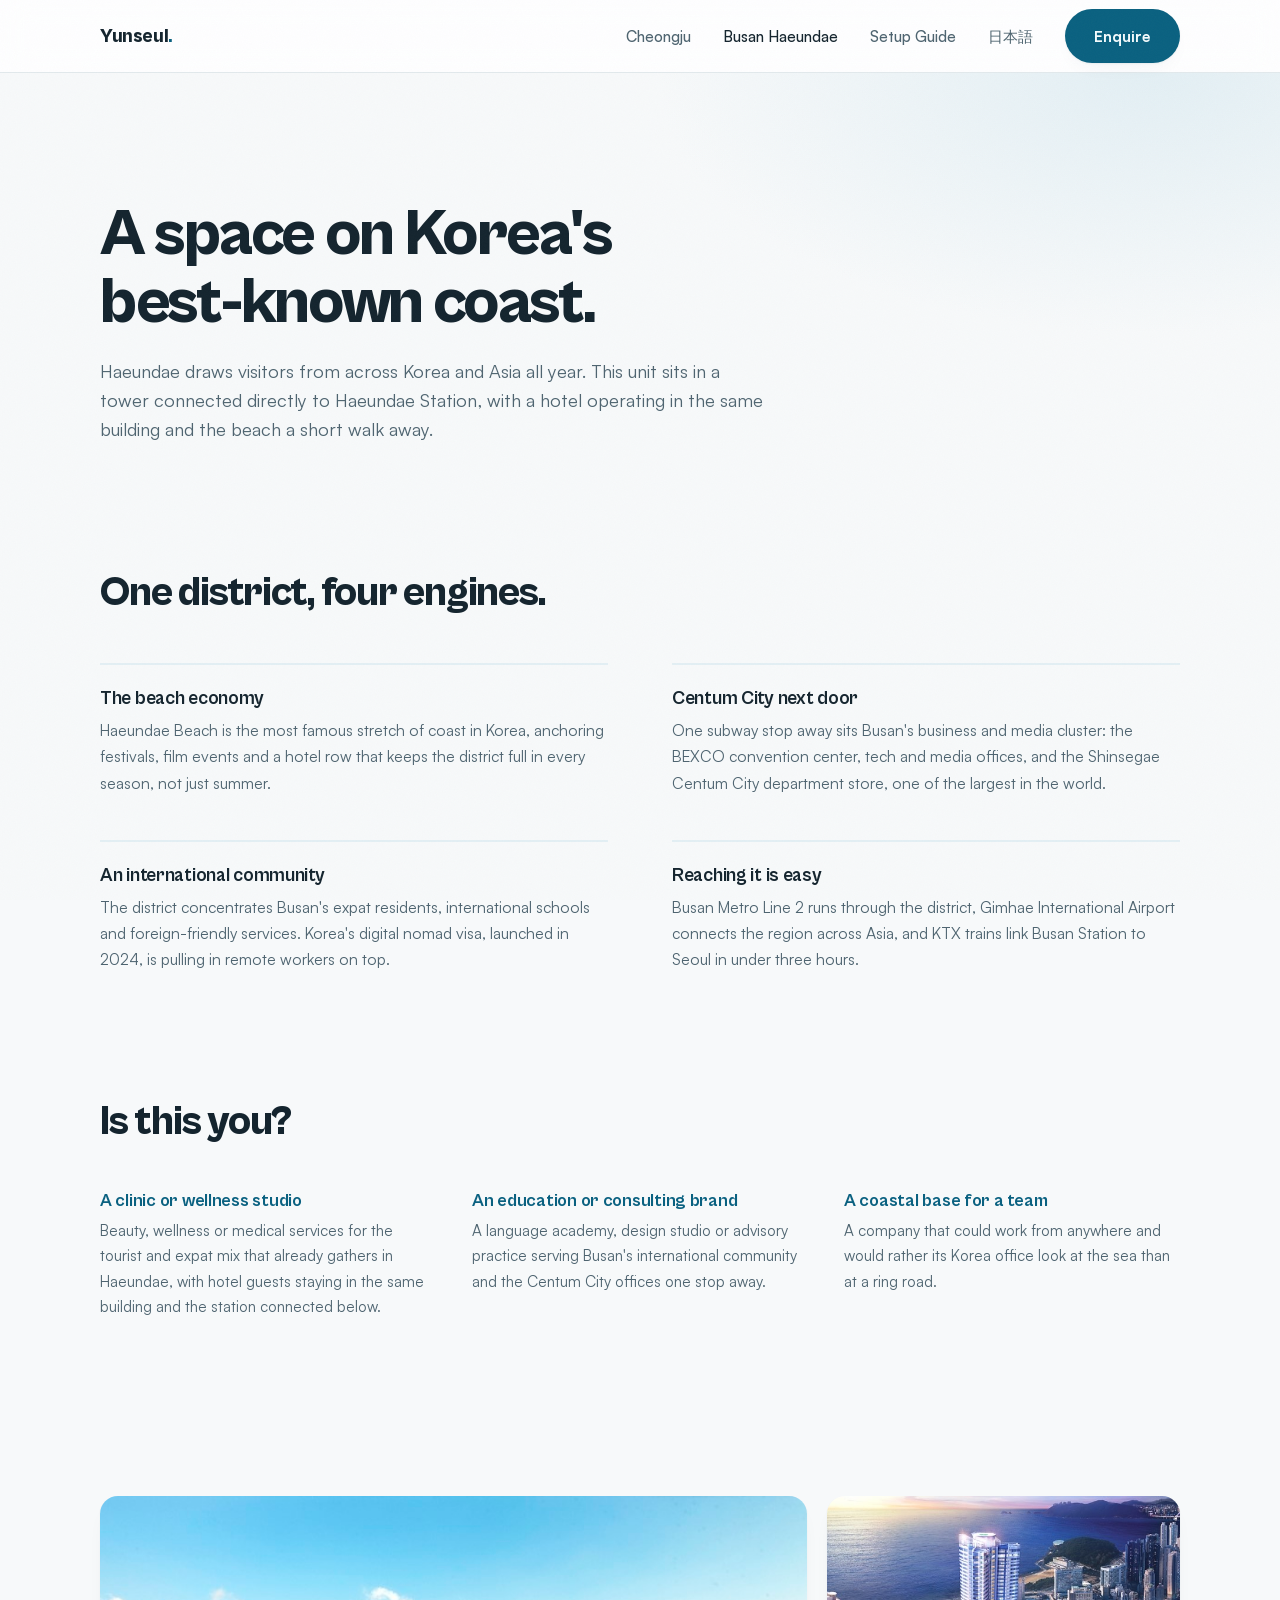
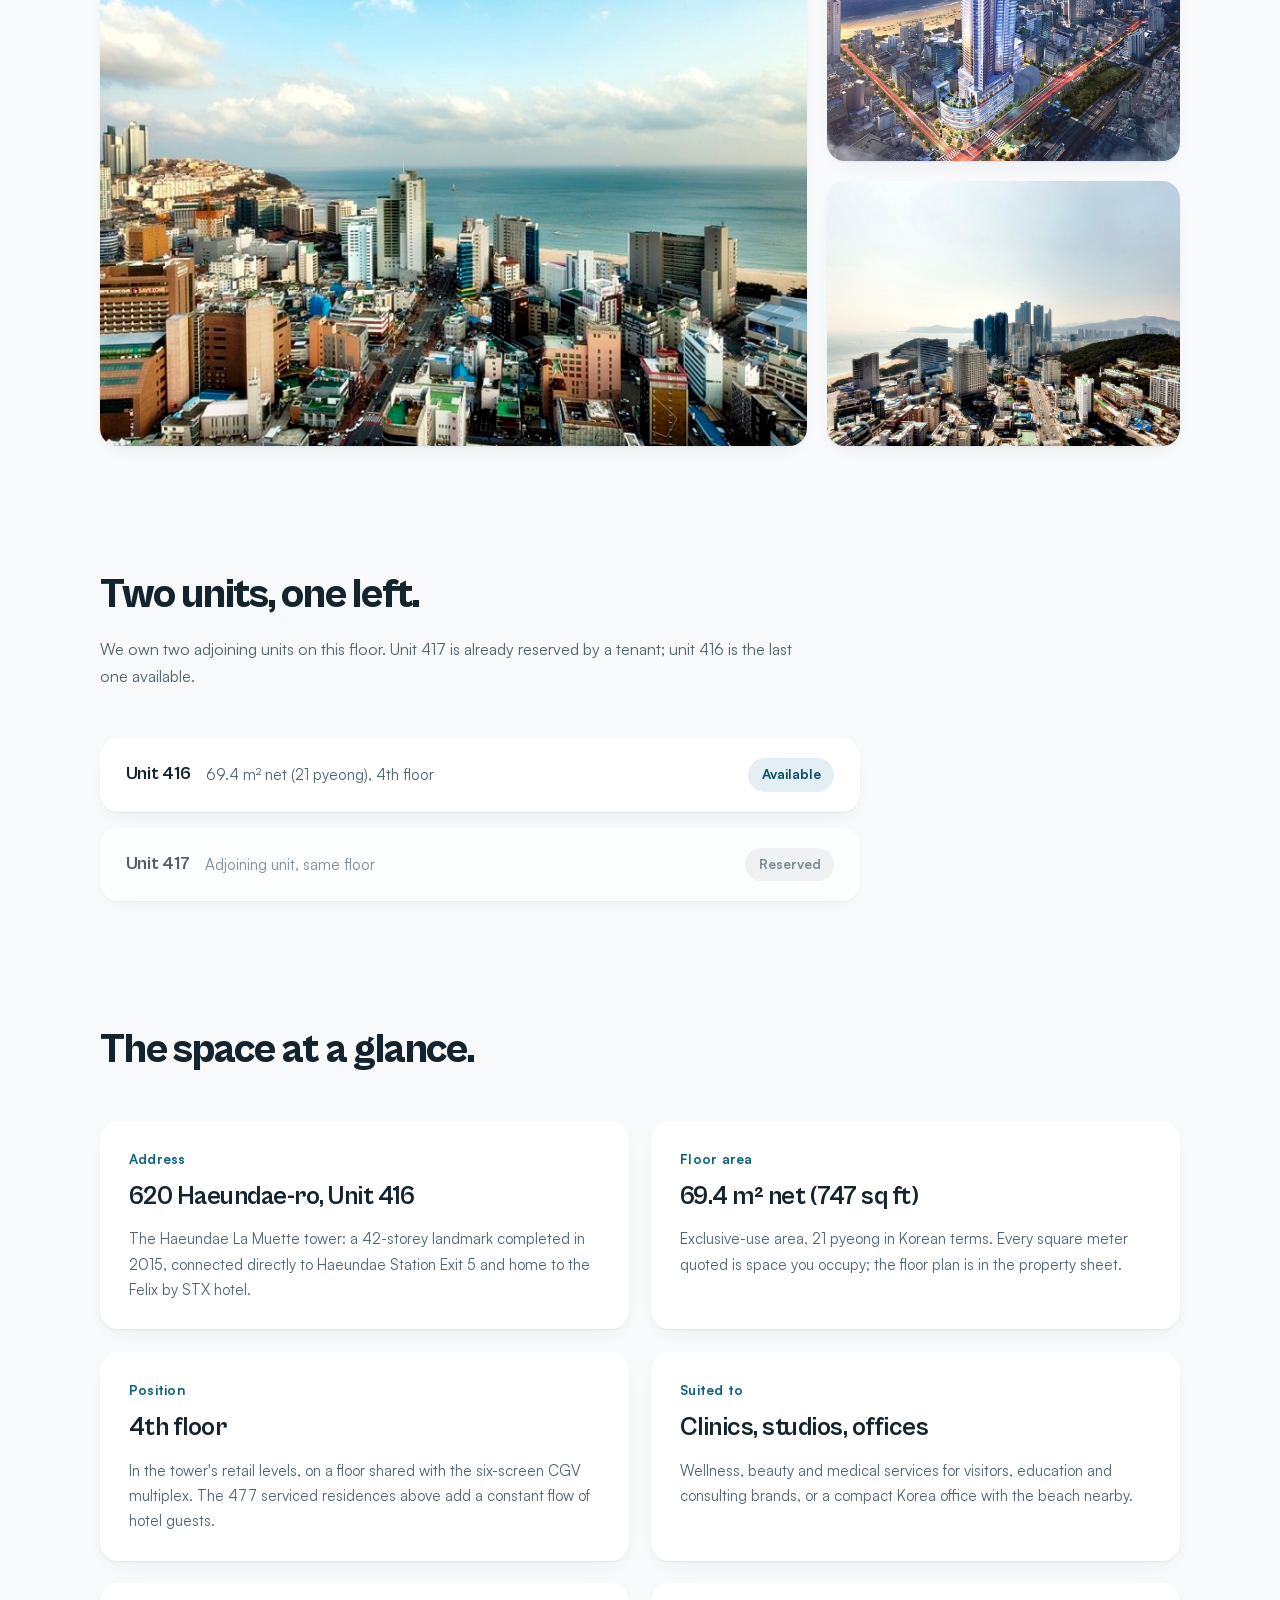
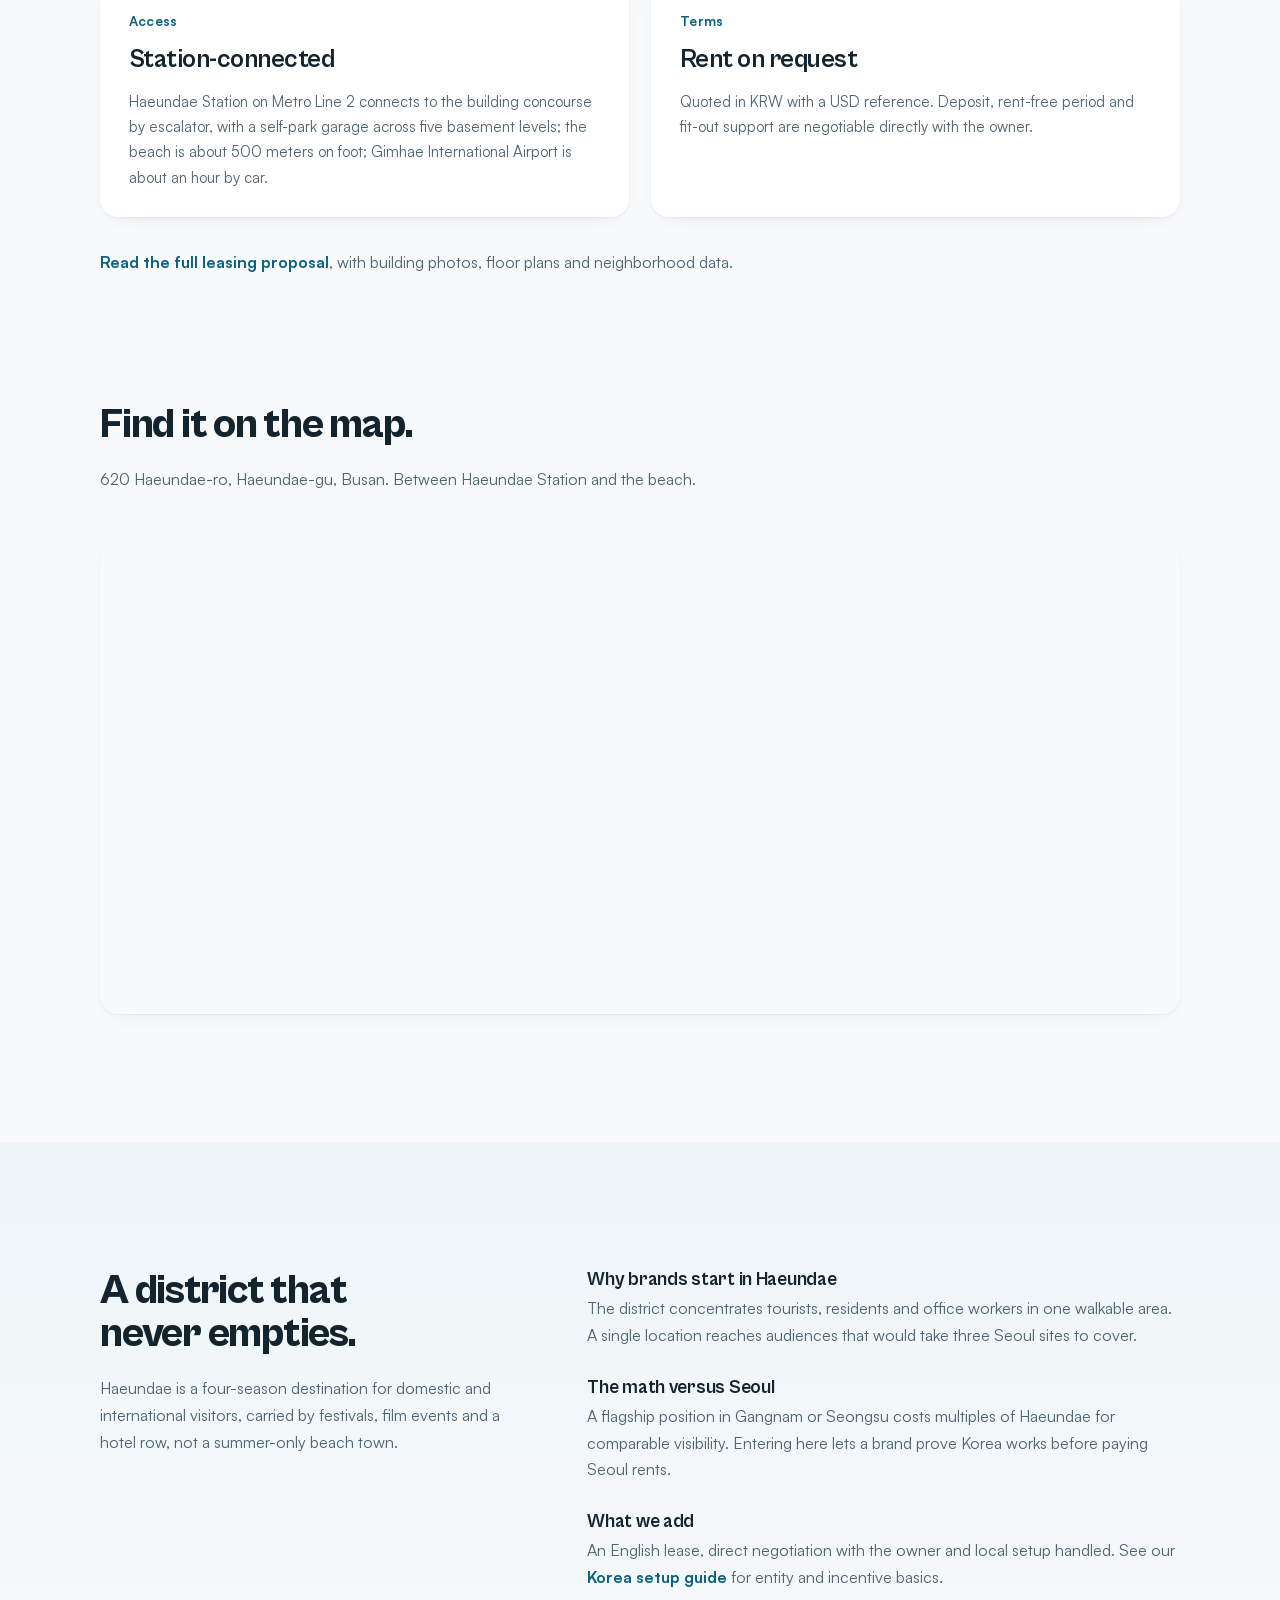
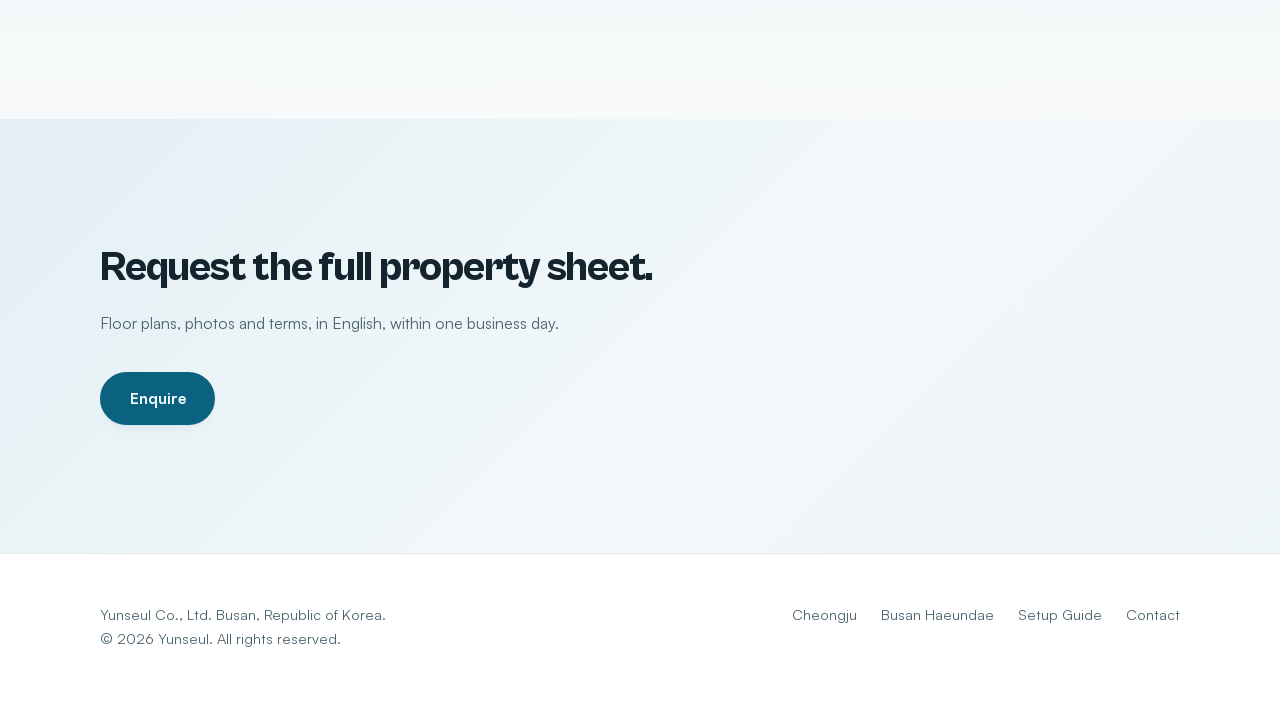
<file: busan.html>
<!DOCTYPE html>
<html lang="en">
<head>
  <meta charset="UTF-8">
  <meta name="viewport" content="width=device-width, initial-scale=1.0">
  <title>Office and Service Space in Haeundae, Busan for Foreign Brands | Yunseul</title>
  <meta name="description" content="Owner-direct commercial space at 620 Haeundae-ro, Busan. A 69 m2 unit in a tower connected directly to Haeundae Station, in Korea's best-known coastal district. English lease, direct negotiation with the owner.">
  <link rel="alternate" hreflang="ja" href="ja/busan.html">
  <link rel="icon" type="image/svg+xml" href="assets/img/favicon.svg">
  <link rel="stylesheet" href="assets/css/main.css?v=11">
</head>
<body>

<header class="nav">
  <div class="container nav-inner">
    <a class="brand" href="index.html">Yunseul<span>.</span></a>
    <button class="nav-toggle" aria-expanded="false" aria-controls="nav-menu">Menu</button>
    <ul class="nav-links" id="nav-menu">
      <li><a href="cheongju.html">Cheongju</a></li>
      <li><a href="busan.html">Busan Haeundae</a></li>
      <li><a href="korea-setup-guide.html">Setup Guide</a></li>
      <li><a href="ja/busan.html">日本語</a></li>
      <li><a class="btn" href="contact.html">Enquire</a></li>
    </ul>
  </div>
</header>

<main>

  <section class="page-head">
    <div class="container">
      <h1>A space on Korea's best-known coast.</h1>
      <p class="lede">Haeundae draws visitors from across Korea and Asia all year. This unit sits in a tower connected directly to Haeundae Station, with a hotel operating in the same building and the beach a short walk away.</p>
    </div>
  </section>

  <section>
    <div class="container">
      <h2>One district, four engines.</h2>
      <div class="services">
        <div class="service">
          <h3>The beach economy</h3>
          <p>Haeundae Beach is the most famous stretch of coast in Korea, anchoring festivals, film events and a hotel row that keeps the district full in every season, not just summer.</p>
        </div>
        <div class="service">
          <h3>Centum City next door</h3>
          <p>One subway stop away sits Busan's business and media cluster: the BEXCO convention center, tech and media offices, and the Shinsegae Centum City department store, one of the largest in the world.</p>
        </div>
        <div class="service">
          <h3>An international community</h3>
          <p>The district concentrates Busan's expat residents, international schools and foreign-friendly services. Korea's digital nomad visa, launched in 2024, is pulling in remote workers on top.</p>
        </div>
        <div class="service">
          <h3>Reaching it is easy</h3>
          <p>Busan Metro Line 2 runs through the district, Gimhae International Airport connects the region across Asia, and KTX trains link Busan Station to Seoul in under three hours.</p>
        </div>
      </div>
    </div>
  </section>

  <section style="padding-top: 0;">
    <div class="container">
      <h2>Is this you?</h2>
      <div class="process cols-3">
        <div>
          <h3>A clinic or wellness studio</h3>
          <p>Beauty, wellness or medical services for the tourist and expat mix that already gathers in Haeundae, with hotel guests staying in the same building and the station connected below.</p>
        </div>
        <div>
          <h3>An education or consulting brand</h3>
          <p>A language academy, design studio or advisory practice serving Busan's international community and the Centum City offices one stop away.</p>
        </div>
        <div>
          <h3>A coastal base for a team</h3>
          <p>A company that could work from anywhere and would rather its Korea office look at the sea than at a ring road.</p>
        </div>
      </div>
    </div>
  </section>

  <section style="padding-top: 0;">
    <div class="container">
      <div class="gallery">
        <!-- TODO: 직접 촬영한 건물 외관·416호 실사진 확보 시 교체 -->
        <img src="assets/img/busan/view-1.jpg" alt="View over Haeundae Beach and Dongbaek Island from the tower" width="900" height="599">
        <img src="assets/img/busan/tower-render.jpg" alt="Rendering of the Haeundae La Muette tower" width="700" height="449">
        <img src="assets/img/busan/view-2.jpg" alt="View toward Marine City from the tower" width="900" height="599">
      </div>
    </div>
  </section>

  <section style="padding-top: 0;">
    <div class="container">
      <h2>Two units, one left.</h2>
      <p>We own two adjoining units on this floor. Unit 417 is already reserved by a tenant; unit 416 is the last one available.</p>
      <div class="units">
        <div class="unit-row">
          <span class="u-name">Unit 416</span>
          <span class="u-meta">69.4 m&sup2; net (21 pyeong), 4th floor</span>
          <span class="status available">Available</span>
        </div>
        <div class="unit-row is-leased">
          <span class="u-name">Unit 417</span>
          <span class="u-meta">Adjoining unit, same floor</span>
          <span class="status leased">Reserved</span>
        </div>
      </div>
    </div>
  </section>

  <section style="padding-top: 0;">
    <div class="container">
      <h2>The space at a glance.</h2>
      <div class="facts">
        <div class="fact-card">
          <div class="label">Address</div>
          <div class="value">620 Haeundae-ro, Unit 416</div>
          <p>The Haeundae La Muette tower: a 42-storey landmark completed in 2015, connected directly to Haeundae Station Exit 5 and home to the Felix by STX hotel.</p>
        </div>
        <div class="fact-card">
          <div class="label">Floor area</div>
          <div class="value">69.4 m&sup2; net (747 sq ft)</div>
          <p>Exclusive-use area, 21 pyeong in Korean terms. Every square meter quoted is space you occupy; the floor plan is in the property sheet.</p>
        </div>
        <div class="fact-card">
          <div class="label">Position</div>
          <div class="value">4th floor</div>
          <p>In the tower's retail levels, on a floor shared with the six-screen CGV multiplex. The 477 serviced residences above add a constant flow of hotel guests.</p>
        </div>
        <div class="fact-card">
          <div class="label">Suited to</div>
          <div class="value">Clinics, studios, offices</div>
          <p>Wellness, beauty and medical services for visitors, education and consulting brands, or a compact Korea office with the beach nearby.</p>
        </div>
        <div class="fact-card">
          <div class="label">Access</div>
          <div class="value">Station-connected</div>
          <p>Haeundae Station on Metro Line 2 connects to the building concourse by escalator, with a self-park garage across five basement levels; the beach is about 500 meters on foot; Gimhae International Airport is about an hour by car.</p>
        </div>
        <div class="fact-card">
          <div class="label">Terms</div>
          <div class="value">Rent on request</div>
          <p>Quoted in KRW with a USD reference. Deposit, rent-free period and fit-out support are negotiable directly with the owner.</p>
        </div>
      </div>
      <p style="margin-top: 2rem;"><a class="text-link" href="busan-proposal.html">Read the full leasing proposal</a>, with building photos, floor plans and neighborhood data.</p>
    </div>
  </section>

  <section style="padding-top: 0;">
    <div class="container">
      <h2>Find it on the map.</h2>
      <p>620 Haeundae-ro, Haeundae-gu, Busan. Between Haeundae Station and the beach.</p>
      <div class="map-wrap">
        <iframe src="https://maps.google.com/maps?q=620%20Haeundae-ro%2C%20Haeundae-gu%2C%20Busan&amp;z=16&amp;hl=en&amp;output=embed" title="Map of 620 Haeundae-ro, Busan" loading="lazy" referrerpolicy="no-referrer-when-downgrade" allowfullscreen></iframe>
      </div>
    </div>
  </section>

  <section class="evidence">
    <div class="container evidence-grid">
      <div>
        <h2>A district that never empties.</h2>
        <p>Haeundae is a four-season destination for domestic and international visitors, carried by festivals, film events and a hotel row, not a summer-only beach town.</p>
      </div>
      <div class="evidence-points">
        <div>
          <h3>Why brands start in Haeundae</h3>
          <p>The district concentrates tourists, residents and office workers in one walkable area. A single location reaches audiences that would take three Seoul sites to cover.</p>
        </div>
        <div>
          <h3>The math versus Seoul</h3>
          <p>A flagship position in Gangnam or Seongsu costs multiples of Haeundae for comparable visibility. Entering here lets a brand prove Korea works before paying Seoul rents.</p>
        </div>
        <div>
          <h3>What we add</h3>
          <p>An English lease, direct negotiation with the owner and local setup handled. See our <a class="text-link" href="korea-setup-guide.html">Korea setup guide</a> for entity and incentive basics.</p>
        </div>
      </div>
    </div>
  </section>

  <section class="cta-band">
    <div class="container">
      <h2>Request the full property sheet.</h2>
      <p>Floor plans, photos and terms, in English, within one business day.</p>
      <a class="btn" href="contact.html">Enquire</a>
    </div>
  </section>

</main>

<footer>
  <div class="container footer-inner">
    <div>
      <p>Yunseul Co., Ltd. Busan, Republic of Korea.</p>
      <p>&copy; <span data-year>2026</span> Yunseul. All rights reserved.</p>
    </div>
    <ul class="footer-links">
      <li><a href="cheongju.html">Cheongju</a></li>
      <li><a href="busan.html">Busan Haeundae</a></li>
      <li><a href="korea-setup-guide.html">Setup Guide</a></li>
      <li><a href="contact.html">Contact</a></li>
    </ul>
  </div>
</footer>

<script src="assets/js/main.js"></script>
</body>
</html>
</file>
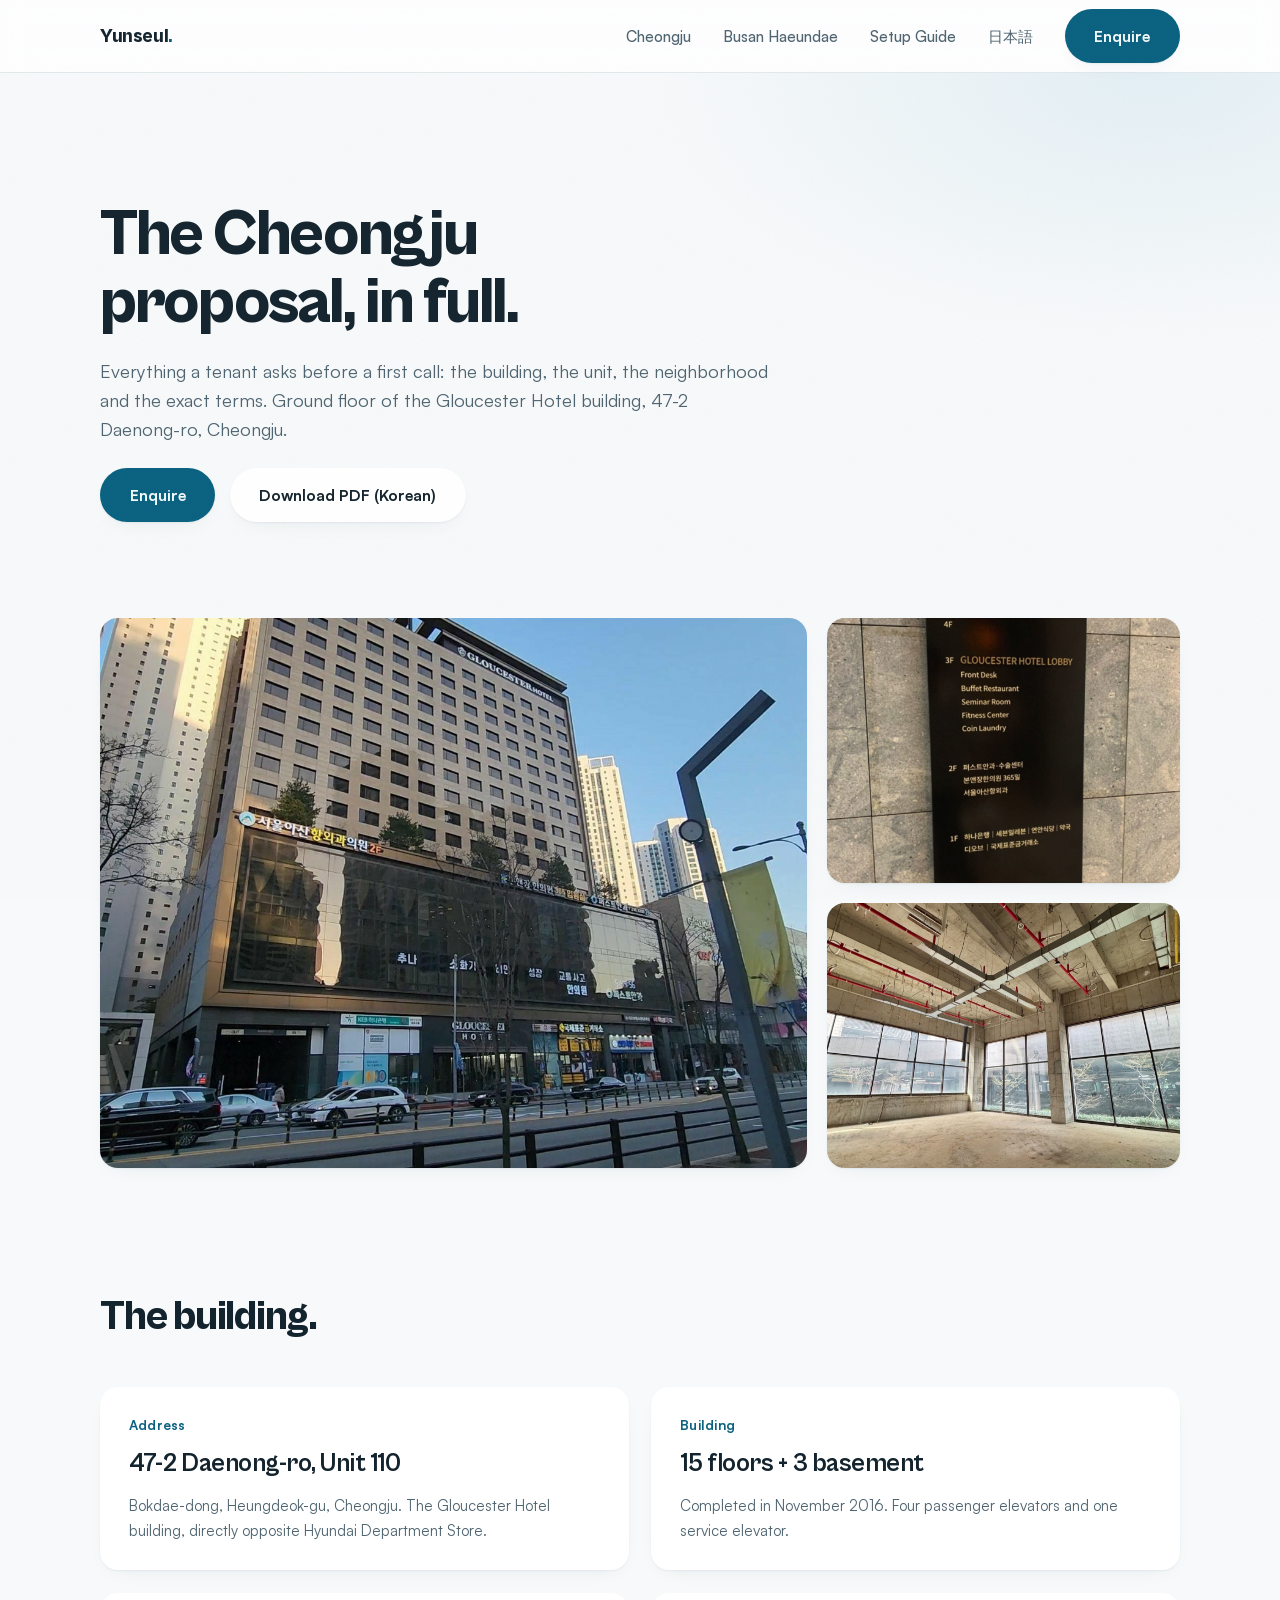
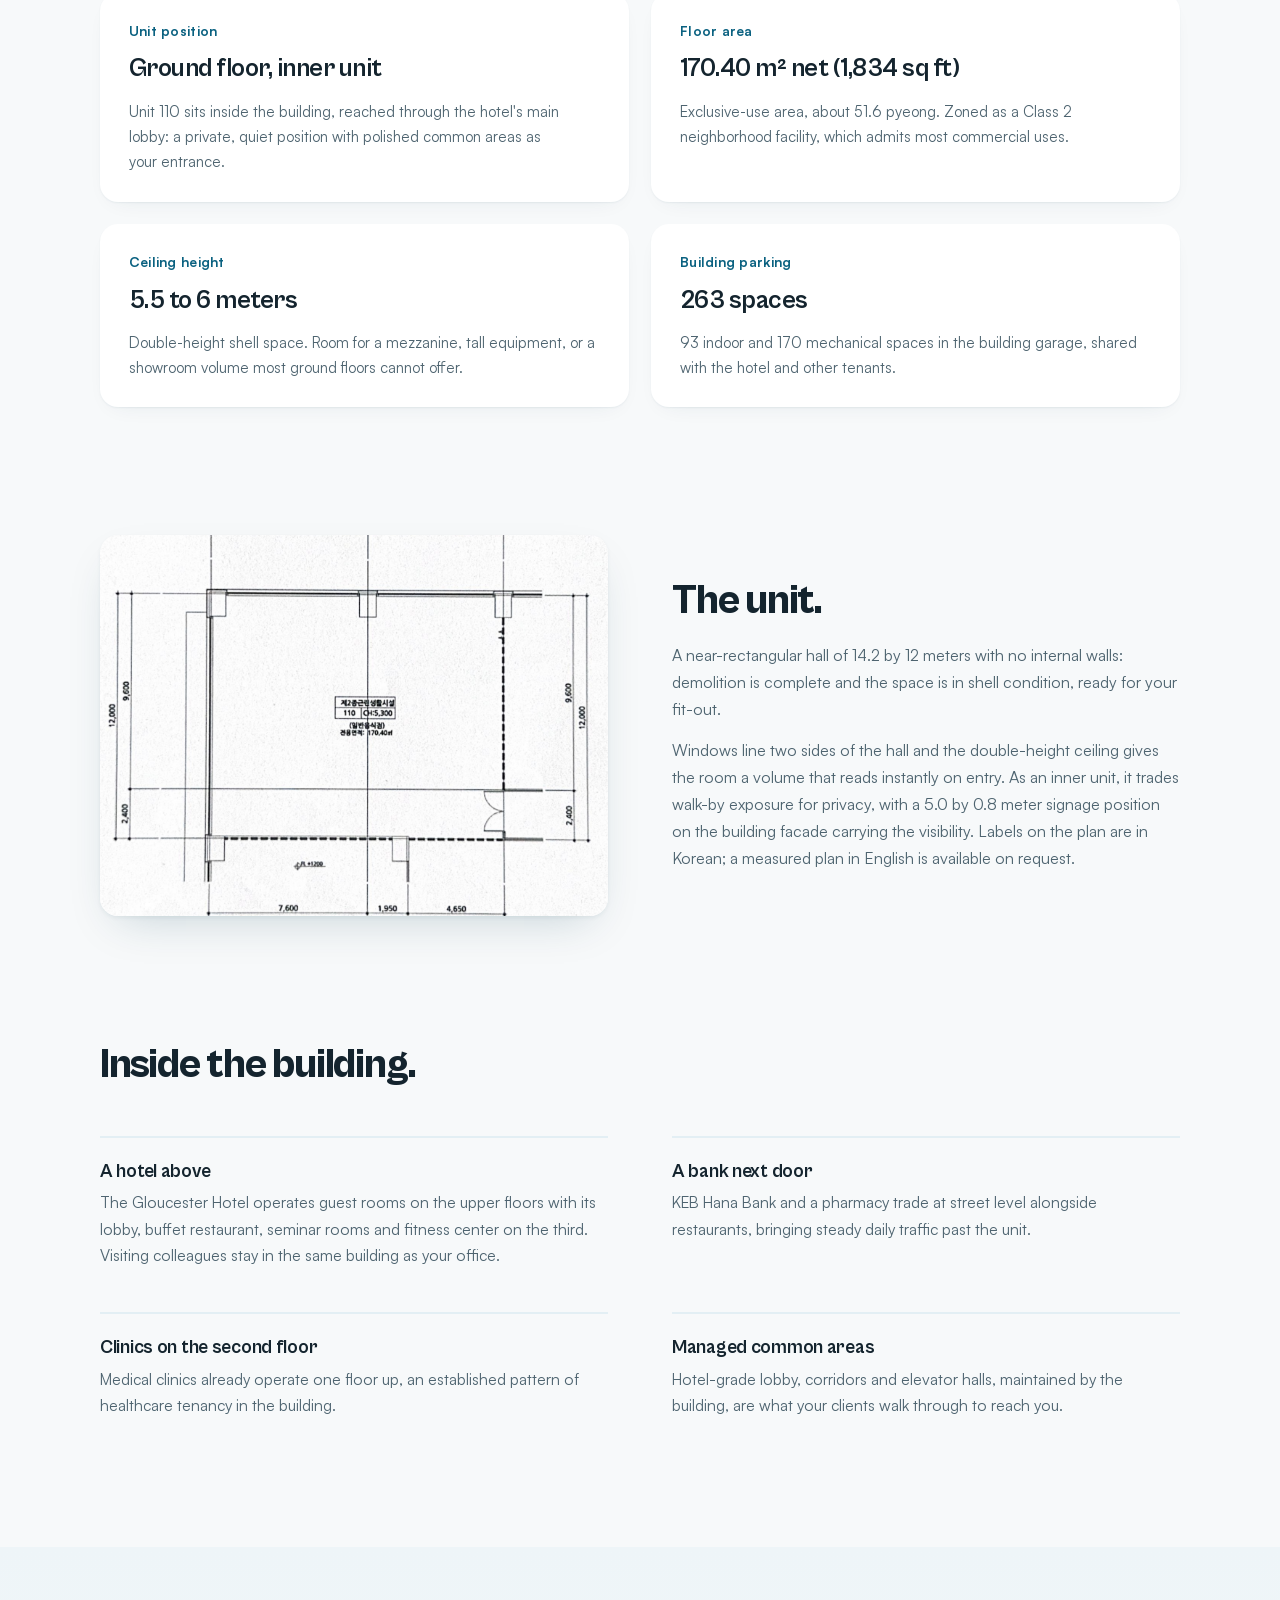
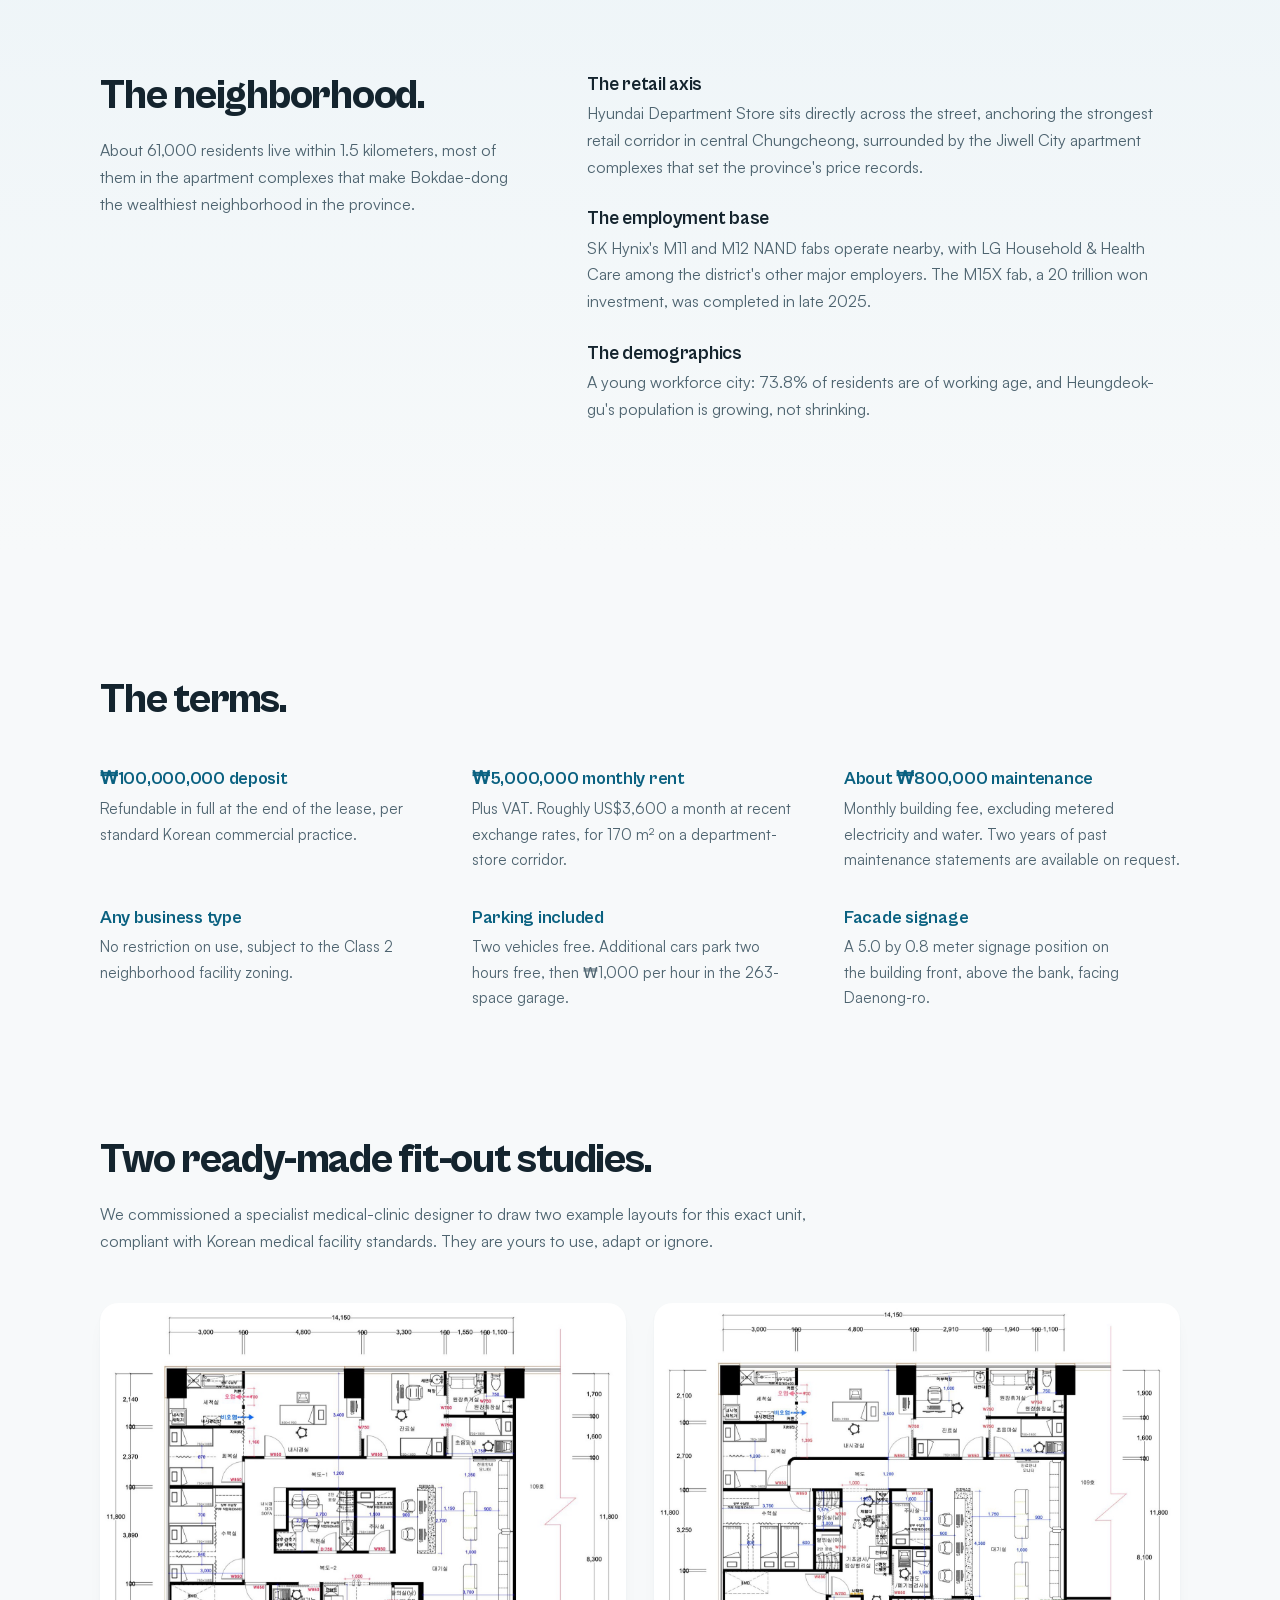
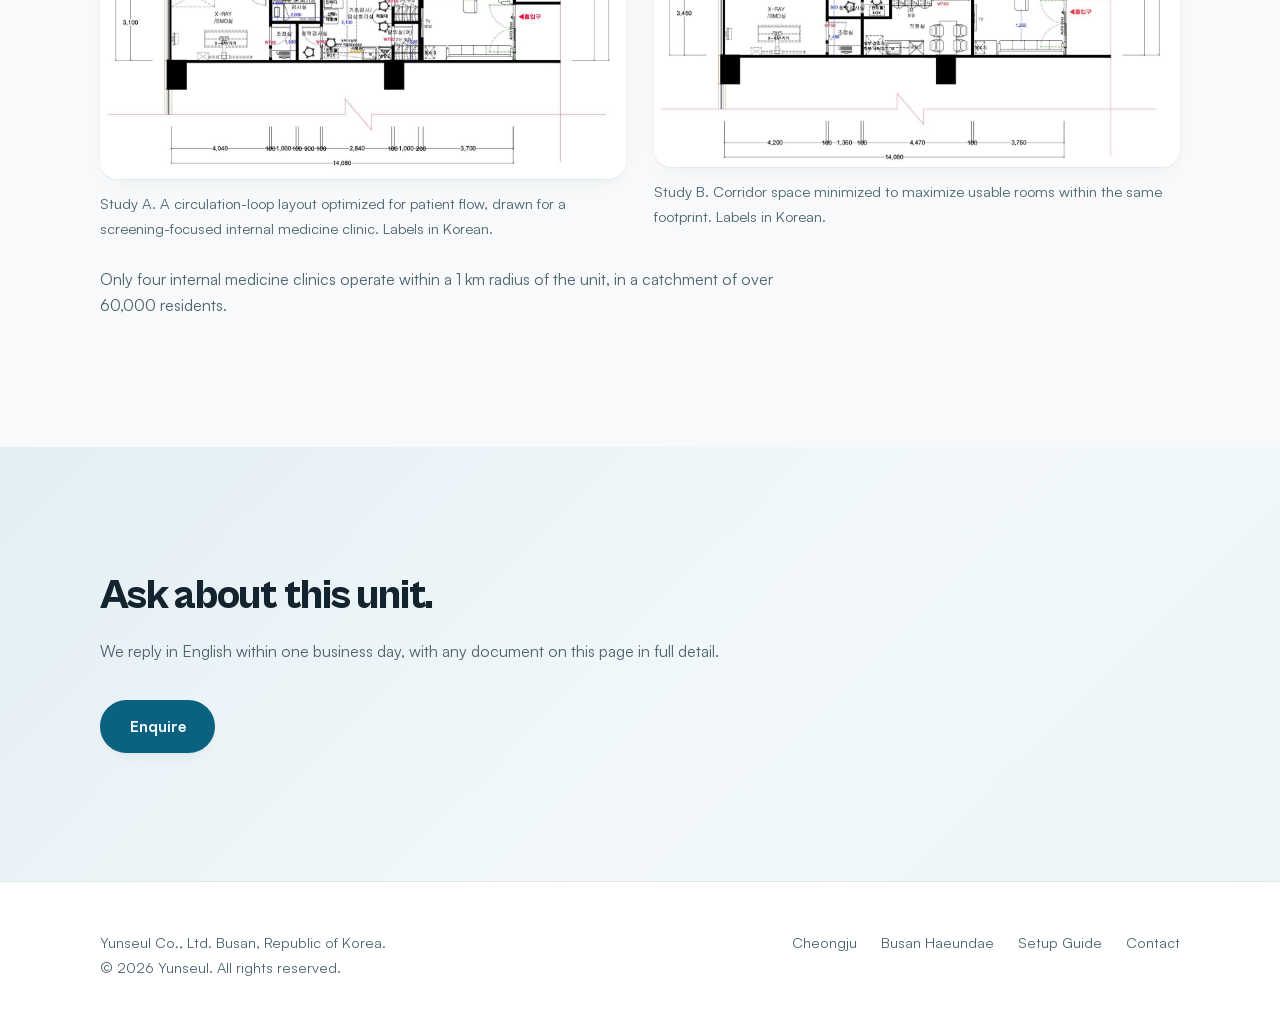
<file: cheongju-proposal.html>
<!DOCTYPE html>
<!--
  i18n 메모: 다국어 확장 시 이 페이지를 /ko/, /ja/ 디렉토리에 동일 구조로 미러링한다.
  - 모든 카피는 HTML 텍스트 노드에만 존재 (이미지에 영어 텍스트 없음. 도면 이미지의 한글 라벨은 원본 자료임을 캡션에 명시)
  - 섹션 구조·클래스는 언어판 간 동일하게 유지하고, <html lang>과 hreflang 링크만 교체
-->
<html lang="en">
<head>
  <meta charset="UTF-8">
  <meta name="viewport" content="width=device-width, initial-scale=1.0">
  <title>Cheongju Leasing Proposal: Ground Floor, Gloucester Hotel | Yunseul</title>
  <meta name="description" content="Full leasing proposal for a 170.4 m2 ground-floor unit in the Gloucester Hotel building, Cheongju. Deposit, rent, floor plans, parking and neighborhood data, in English.">
  <link rel="icon" type="image/svg+xml" href="assets/img/favicon.svg">
  <link rel="stylesheet" href="assets/css/main.css?v=11">
</head>
<body>

<header class="nav">
  <div class="container nav-inner">
    <a class="brand" href="index.html">Yunseul<span>.</span></a>
    <button class="nav-toggle" aria-expanded="false" aria-controls="nav-menu">Menu</button>
    <ul class="nav-links" id="nav-menu">
      <li><a href="cheongju.html">Cheongju</a></li>
      <li><a href="busan.html">Busan Haeundae</a></li>
      <li><a href="korea-setup-guide.html">Setup Guide</a></li>
      <li><a href="ja/index.html">日本語</a></li>
      <li><a class="btn" href="contact.html">Enquire</a></li>
    </ul>
  </div>
</header>

<main>

  <section class="page-head">
    <div class="container">
      <h1>The Cheongju proposal, in full.</h1>
      <p class="lede">Everything a tenant asks before a first call: the building, the unit, the neighborhood and the exact terms. Ground floor of the Gloucester Hotel building, 47-2 Daenong-ro, Cheongju.</p>
      <div class="hero-ctas" style="margin-top: 1.5rem;">
        <a class="btn" href="contact.html">Enquire</a>
        <a class="btn btn-ghost" href="assets/docs/cheongju-proposal-ko.pdf" download>Download PDF (Korean)</a>
      </div>
    </div>
  </section>

  <section style="padding-top: 3rem;">
    <div class="container">
      <div class="gallery">
        <img src="assets/img/cheongju/exterior.jpg" alt="Gloucester Hotel building seen from Daenong-ro" width="1600" height="900">
        <img src="assets/img/cheongju/entrance.jpg" alt="Main entrance of the Gloucester Hotel" width="1200" height="1676">
        <img src="assets/img/cheongju/interior-1.jpg" alt="Interior of unit 110, cleared to shell condition" width="1280" height="1707">
      </div>
    </div>
  </section>

  <section style="padding-top: 0;">
    <div class="container">
      <h2>The building.</h2>
      <div class="facts">
        <div class="fact-card">
          <div class="label">Address</div>
          <div class="value">47-2 Daenong-ro, Unit 110</div>
          <p>Bokdae-dong, Heungdeok-gu, Cheongju. The Gloucester Hotel building, directly opposite Hyundai Department Store.</p>
        </div>
        <div class="fact-card">
          <div class="label">Building</div>
          <div class="value">15 floors + 3 basement</div>
          <p>Completed in November 2016. Four passenger elevators and one service elevator.</p>
        </div>
        <div class="fact-card">
          <div class="label">Unit position</div>
          <div class="value">Ground floor, inner unit</div>
          <p>Unit 110 sits inside the building, reached through the hotel's main lobby: a private, quiet position with polished common areas as your entrance.</p>
        </div>
        <div class="fact-card">
          <div class="label">Floor area</div>
          <div class="value">170.40 m&sup2; net (1,834 sq ft)</div>
          <p>Exclusive-use area, about 51.6 pyeong. Zoned as a Class 2 neighborhood facility, which admits most commercial uses.</p>
        </div>
        <div class="fact-card">
          <div class="label">Ceiling height</div>
          <div class="value">5.5 to 6 meters</div>
          <p>Double-height shell space. Room for a mezzanine, tall equipment, or a showroom volume most ground floors cannot offer.</p>
        </div>
        <div class="fact-card">
          <div class="label">Building parking</div>
          <div class="value">263 spaces</div>
          <p>93 indoor and 170 mechanical spaces in the building garage, shared with the hotel and other tenants.</p>
        </div>
      </div>
    </div>
  </section>

  <section style="padding-top: 0;">
    <div class="container split">
      <div class="media">
        <img src="assets/img/cheongju/plan-unit.jpg" alt="Floor plan of unit 110: 14.2 by 12 meters" width="1400" height="1247">
      </div>
      <div class="body">
        <h2>The unit.</h2>
        <p>A near-rectangular hall of 14.2 by 12 meters with no internal walls: demolition is complete and the space is in shell condition, ready for your fit-out.</p>
        <p>Windows line two sides of the hall and the double-height ceiling gives the room a volume that reads instantly on entry. As an inner unit, it trades walk-by exposure for privacy, with a 5.0 by 0.8 meter signage position on the building facade carrying the visibility. Labels on the plan are in Korean; a measured plan in English is available on request.</p>
      </div>
    </div>
  </section>

  <section style="padding-top: 0;">
    <div class="container">
      <h2>Inside the building.</h2>
      <div class="services">
        <div class="service">
          <h3>A hotel above</h3>
          <p>The Gloucester Hotel operates guest rooms on the upper floors with its lobby, buffet restaurant, seminar rooms and fitness center on the third. Visiting colleagues stay in the same building as your office.</p>
        </div>
        <div class="service">
          <h3>A bank next door</h3>
          <p>KEB Hana Bank and a pharmacy trade at street level alongside restaurants, bringing steady daily traffic past the unit.</p>
        </div>
        <div class="service">
          <h3>Clinics on the second floor</h3>
          <p>Medical clinics already operate one floor up, an established pattern of healthcare tenancy in the building.</p>
        </div>
        <div class="service">
          <h3>Managed common areas</h3>
          <p>Hotel-grade lobby, corridors and elevator halls, maintained by the building, are what your clients walk through to reach you.</p>
        </div>
      </div>
    </div>
  </section>

  <section class="evidence">
    <div class="container evidence-grid">
      <div>
        <h2>The neighborhood.</h2>
        <p>About 61,000 residents live within 1.5 kilometers, most of them in the apartment complexes that make Bokdae-dong the wealthiest neighborhood in the province.</p>
      </div>
      <div class="evidence-points">
        <div>
          <h3>The retail axis</h3>
          <p>Hyundai Department Store sits directly across the street, anchoring the strongest retail corridor in central Chungcheong, surrounded by the Jiwell City apartment complexes that set the province's price records.</p>
        </div>
        <div>
          <h3>The employment base</h3>
          <p>SK Hynix's M11 and M12 NAND fabs operate nearby, with LG Household &amp; Health Care among the district's other major employers. The M15X fab, a 20 trillion won investment, was completed in late 2025.</p>
        </div>
        <div>
          <h3>The demographics</h3>
          <p>A young workforce city: 73.8% of residents are of working age, and Heungdeok-gu's population is growing, not shrinking.</p>
        </div>
      </div>
    </div>
  </section>

  <section>
    <div class="container">
      <h2>The terms.</h2>
      <div class="process cols-3">
        <div>
          <h3>&#8361;100,000,000 deposit</h3>
          <p>Refundable in full at the end of the lease, per standard Korean commercial practice.</p>
        </div>
        <div>
          <h3>&#8361;5,000,000 monthly rent</h3>
          <p>Plus VAT. Roughly US$3,600 a month at recent exchange rates, for 170 m&sup2; on a department-store corridor.</p>
        </div>
        <div>
          <h3>About &#8361;800,000 maintenance</h3>
          <p>Monthly building fee, excluding metered electricity and water. Two years of past maintenance statements are available on request.</p>
        </div>
        <div>
          <h3>Any business type</h3>
          <p>No restriction on use, subject to the Class 2 neighborhood facility zoning.</p>
        </div>
        <div>
          <h3>Parking included</h3>
          <p>Two vehicles free. Additional cars park two hours free, then &#8361;1,000 per hour in the 263-space garage.</p>
        </div>
        <div>
          <h3>Facade signage</h3>
          <p>A 5.0 by 0.8 meter signage position on the building front, above the bank, facing Daenong-ro.</p>
        </div>
      </div>
    </div>
  </section>

  <section style="padding-top: 0;">
    <div class="container">
      <h2>Two ready-made fit-out studies.</h2>
      <p>We commissioned a specialist medical-clinic designer to draw two example layouts for this exact unit, compliant with Korean medical facility standards. They are yours to use, adapt or ignore.</p>
      <div class="duo">
        <figure>
          <img src="assets/img/cheongju/fitout-a.jpg" alt="Fit-out study A: circulation-loop clinic layout" width="1500" height="1358">
          <figcaption>Study A. A circulation-loop layout optimized for patient flow, drawn for a screening-focused internal medicine clinic. Labels in Korean.</figcaption>
        </figure>
        <figure>
          <img src="assets/img/cheongju/fitout-b.jpg" alt="Fit-out study B: space-efficiency clinic layout" width="1500" height="1323">
          <figcaption>Study B. Corridor space minimized to maximize usable rooms within the same footprint. Labels in Korean.</figcaption>
        </figure>
      </div>
      <p style="margin-top: 1.5rem;">Only four internal medicine clinics operate within a 1 km radius of the unit, in a catchment of over 60,000 residents.</p>
    </div>
  </section>

  <section class="cta-band">
    <div class="container">
      <h2>Ask about this unit.</h2>
      <p>We reply in English within one business day, with any document on this page in full detail.</p>
      <a class="btn" href="contact.html">Enquire</a>
    </div>
  </section>

</main>

<footer>
  <div class="container footer-inner">
    <div>
      <p>Yunseul Co., Ltd. Busan, Republic of Korea.</p>
      <p>&copy; <span data-year>2026</span> Yunseul. All rights reserved.</p>
    </div>
    <ul class="footer-links">
      <li><a href="cheongju.html">Cheongju</a></li>
      <li><a href="busan.html">Busan Haeundae</a></li>
      <li><a href="korea-setup-guide.html">Setup Guide</a></li>
      <li><a href="contact.html">Contact</a></li>
    </ul>
  </div>
</footer>

<script src="assets/js/main.js"></script>
</body>
</html>
</file>
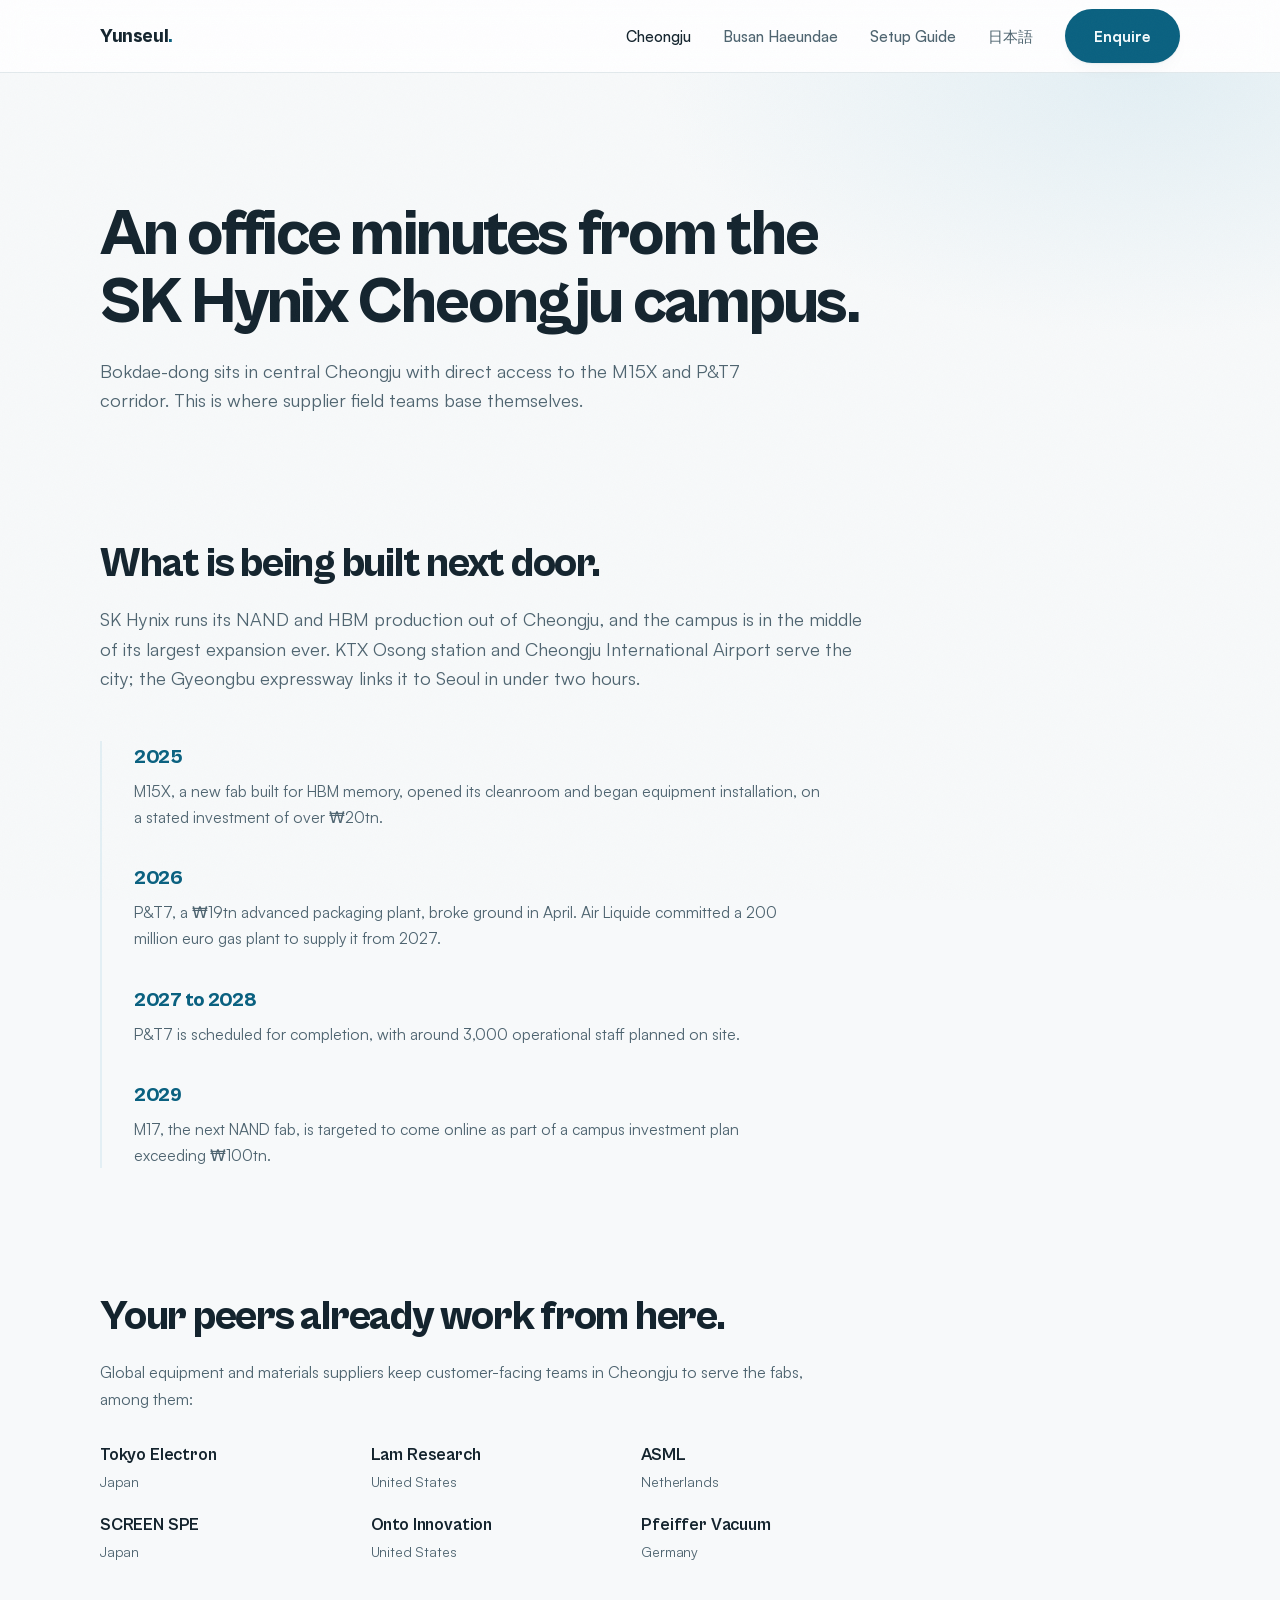
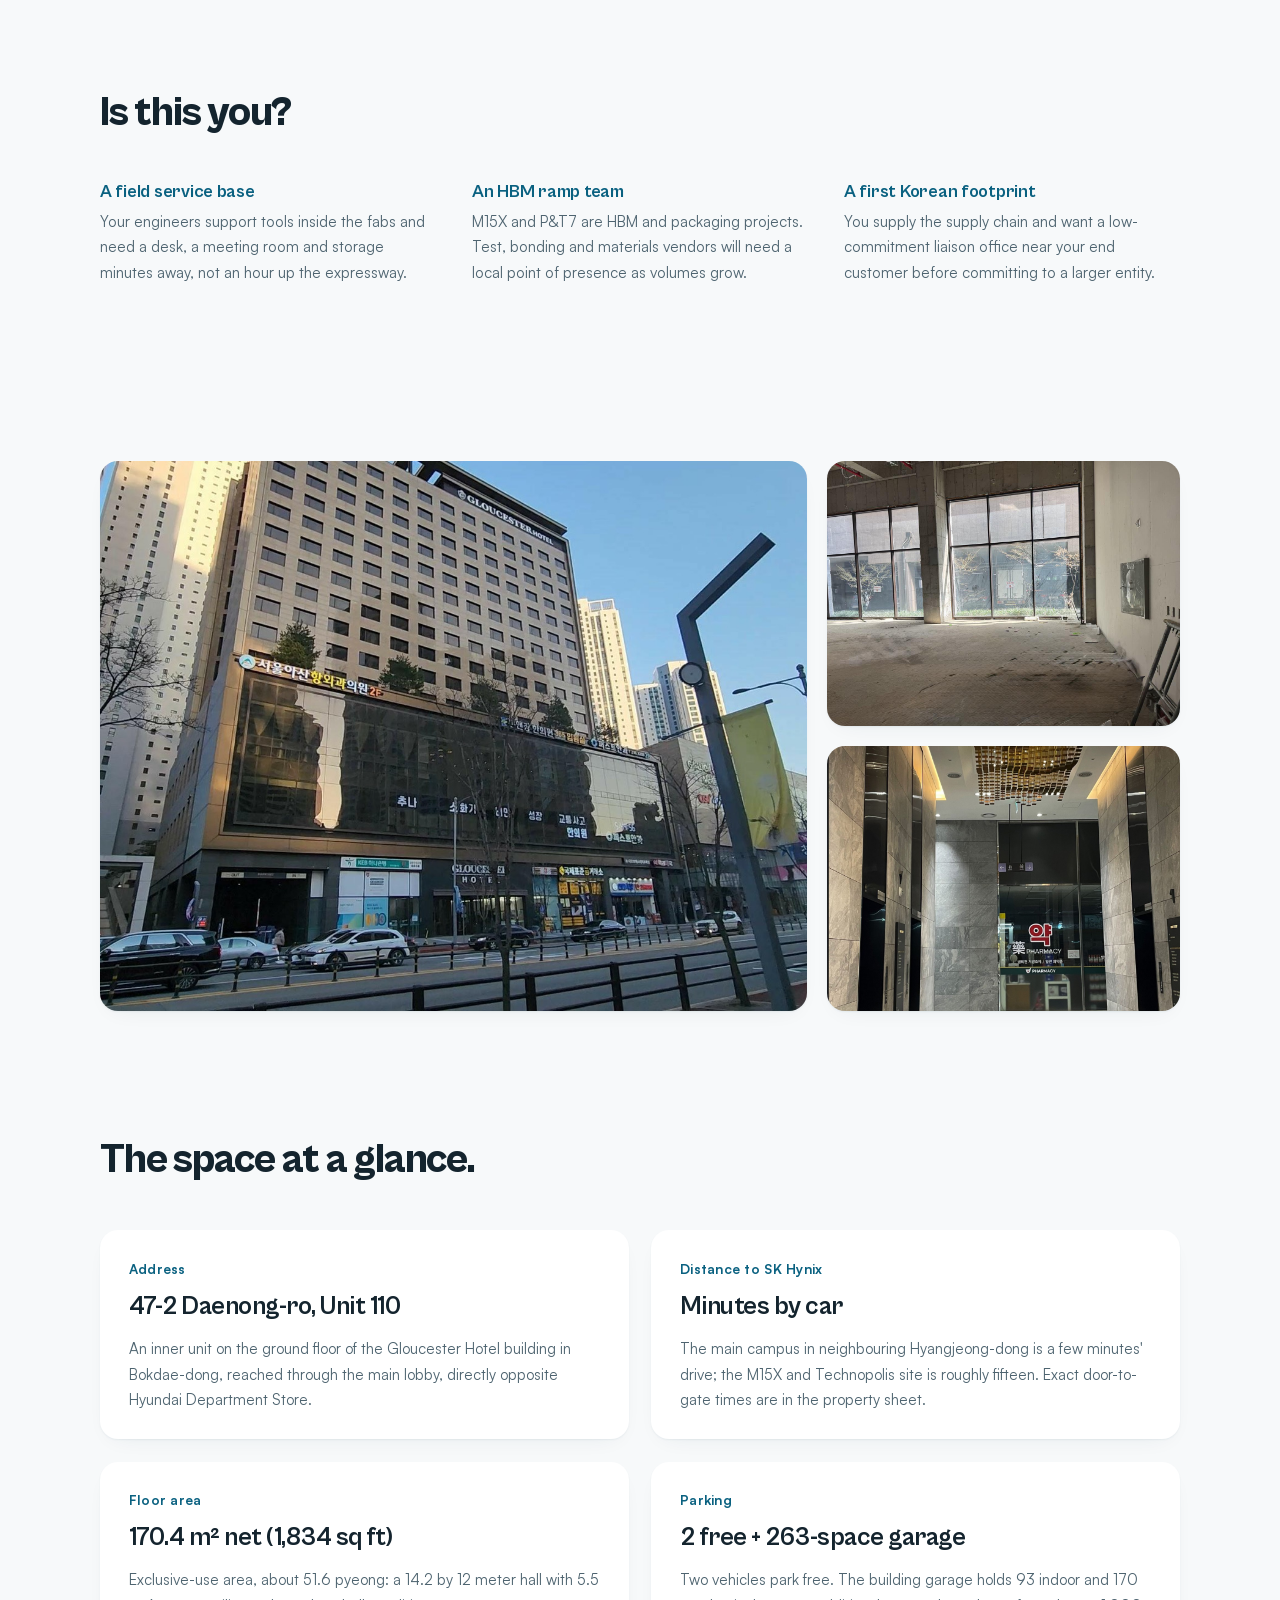
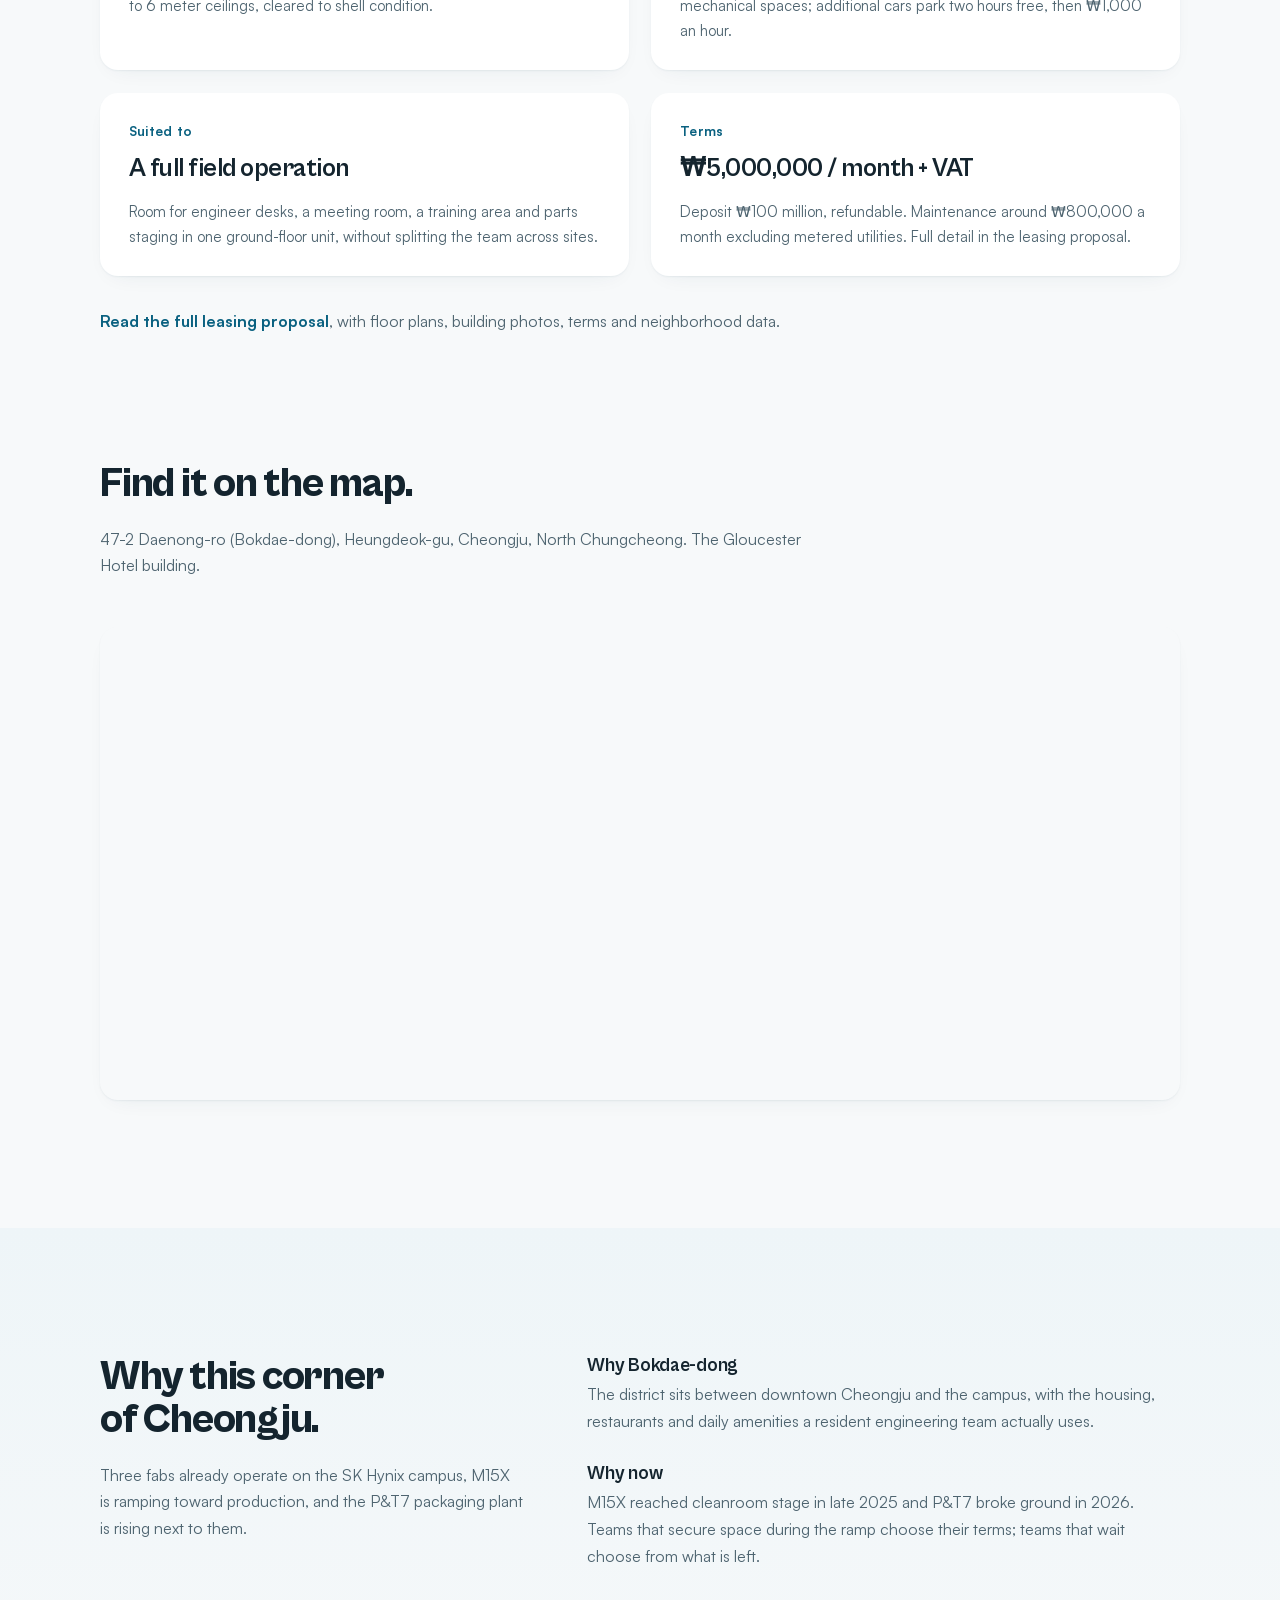
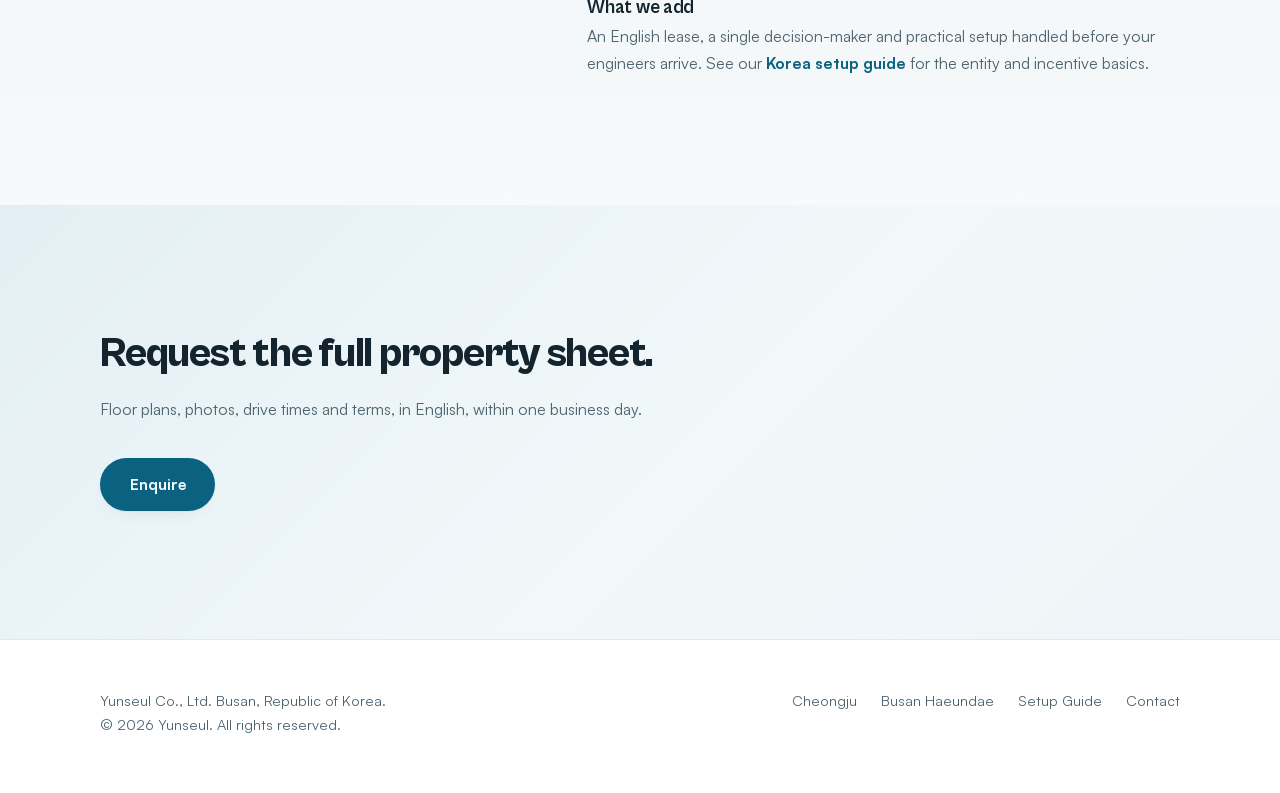
<file: cheongju.html>
<!DOCTYPE html>
<html lang="en">
<head>
  <meta charset="UTF-8">
  <meta name="viewport" content="width=device-width, initial-scale=1.0">
  <title>Office Space near SK Hynix Cheongju for Foreign Companies | Yunseul</title>
  <meta name="description" content="Owner-direct office space in Bokdae-dong, Cheongju, minutes from the SK Hynix campus. English lease, parking arranged, suited to field service and liaison teams.">
  <link rel="alternate" hreflang="ja" href="ja/cheongju.html">
  <link rel="icon" type="image/svg+xml" href="assets/img/favicon.svg">
  <link rel="stylesheet" href="assets/css/main.css?v=11">
</head>
<body>

<header class="nav">
  <div class="container nav-inner">
    <a class="brand" href="index.html">Yunseul<span>.</span></a>
    <button class="nav-toggle" aria-expanded="false" aria-controls="nav-menu">Menu</button>
    <ul class="nav-links" id="nav-menu">
      <li><a href="cheongju.html">Cheongju</a></li>
      <li><a href="busan.html">Busan Haeundae</a></li>
      <li><a href="korea-setup-guide.html">Setup Guide</a></li>
      <li><a href="ja/cheongju.html">日本語</a></li>
      <li><a class="btn" href="contact.html">Enquire</a></li>
    </ul>
  </div>
</header>

<main>

  <section class="page-head">
    <div class="container">
      <h1>An office minutes from the SK Hynix Cheongju campus.</h1>
      <p class="lede">Bokdae-dong sits in central Cheongju with direct access to the M15X and P&amp;T7 corridor. This is where supplier field teams base themselves.</p>
    </div>
  </section>

  <section>
    <div class="container">
      <h2>What is being built next door.</h2>
      <p class="lede">SK Hynix runs its NAND and HBM production out of Cheongju, and the campus is in the middle of its largest expansion ever. KTX Osong station and Cheongju International Airport serve the city; the Gyeongbu expressway links it to Seoul in under two hours.</p>
      <div class="timeline">
        <div>
          <div class="year">2025</div>
          <p>M15X, a new fab built for HBM memory, opened its cleanroom and began equipment installation, on a stated investment of over &#8361;20tn.</p>
        </div>
        <div>
          <div class="year">2026</div>
          <p>P&amp;T7, a &#8361;19tn advanced packaging plant, broke ground in April. Air Liquide committed a 200 million euro gas plant to supply it from 2027.</p>
        </div>
        <div>
          <div class="year">2027 to 2028</div>
          <p>P&amp;T7 is scheduled for completion, with around 3,000 operational staff planned on site.</p>
        </div>
        <div>
          <div class="year">2029</div>
          <p>M17, the next NAND fab, is targeted to come online as part of a campus investment plan exceeding &#8361;100tn.</p>
        </div>
      </div>
    </div>
  </section>

  <section style="padding-top: 0;">
    <div class="container">
      <h2>Your peers already work from here.</h2>
      <p>Global equipment and materials suppliers keep customer-facing teams in Cheongju to serve the fabs, among them:</p>
      <ul class="roster">
        <li>Tokyo Electron <small>Japan</small></li>
        <li>Lam Research <small>United States</small></li>
        <li>ASML <small>Netherlands</small></li>
        <li>SCREEN SPE <small>Japan</small></li>
        <li>Onto Innovation <small>United States</small></li>
        <li>Pfeiffer Vacuum <small>Germany</small></li>
      </ul>
    </div>
  </section>

  <section style="padding-top: 0;">
    <div class="container">
      <h2>Is this you?</h2>
      <div class="process cols-3">
        <div>
          <h3>A field service base</h3>
          <p>Your engineers support tools inside the fabs and need a desk, a meeting room and storage minutes away, not an hour up the expressway.</p>
        </div>
        <div>
          <h3>An HBM ramp team</h3>
          <p>M15X and P&amp;T7 are HBM and packaging projects. Test, bonding and materials vendors will need a local point of presence as volumes grow.</p>
        </div>
        <div>
          <h3>A first Korean footprint</h3>
          <p>You supply the supply chain and want a low-commitment liaison office near your end customer before committing to a larger entity.</p>
        </div>
      </div>
    </div>
  </section>

  <section style="padding-top: 0;">
    <div class="container">
      <div class="gallery">
        <img src="assets/img/cheongju/exterior.jpg" alt="Gloucester Hotel building exterior on Daenong-ro" width="1600" height="900">
        <img src="assets/img/cheongju/interior-2.jpg" alt="Unit 110 interior in shell condition" width="1280" height="960">
        <img src="assets/img/cheongju/unit-entrance.jpg" alt="Entrance to unit 110 from the lobby corridor" width="1200" height="1594">
      </div>
    </div>
  </section>

  <section style="padding-top: 0;">
    <div class="container">
      <h2>The space at a glance.</h2>
      <div class="facts">
        <div class="fact-card">
          <div class="label">Address</div>
          <div class="value">47-2 Daenong-ro, Unit 110</div>
          <p>An inner unit on the ground floor of the Gloucester Hotel building in Bokdae-dong, reached through the main lobby, directly opposite Hyundai Department Store.</p>
        </div>
        <div class="fact-card">
          <div class="label">Distance to SK Hynix</div>
          <div class="value">Minutes by car</div>
          <p>The main campus in neighbouring Hyangjeong-dong is a few minutes' drive; the M15X and Technopolis site is roughly fifteen. Exact door-to-gate times are in the property sheet.</p>
        </div>
        <div class="fact-card">
          <div class="label">Floor area</div>
          <div class="value">170.4 m&sup2; net (1,834 sq ft)</div>
          <p>Exclusive-use area, about 51.6 pyeong: a 14.2 by 12 meter hall with 5.5 to 6 meter ceilings, cleared to shell condition.</p>
        </div>
        <div class="fact-card">
          <div class="label">Parking</div>
          <div class="value">2 free + 263-space garage</div>
          <p>Two vehicles park free. The building garage holds 93 indoor and 170 mechanical spaces; additional cars park two hours free, then &#8361;1,000 an hour.</p>
        </div>
        <div class="fact-card">
          <div class="label">Suited to</div>
          <div class="value">A full field operation</div>
          <p>Room for engineer desks, a meeting room, a training area and parts staging in one ground-floor unit, without splitting the team across sites.</p>
        </div>
        <div class="fact-card">
          <div class="label">Terms</div>
          <div class="value">&#8361;5,000,000 / month + VAT</div>
          <p>Deposit &#8361;100 million, refundable. Maintenance around &#8361;800,000 a month excluding metered utilities. Full detail in the leasing proposal.</p>
        </div>
      </div>
      <p style="margin-top: 2rem;"><a class="text-link" href="cheongju-proposal.html">Read the full leasing proposal</a>, with floor plans, building photos, terms and neighborhood data.</p>
    </div>
  </section>

  <section style="padding-top: 0;">
    <div class="container">
      <h2>Find it on the map.</h2>
      <p>47-2 Daenong-ro (Bokdae-dong), Heungdeok-gu, Cheongju, North Chungcheong. The Gloucester Hotel building.</p>
      <div class="map-wrap">
        <iframe src="https://maps.google.com/maps?q=%EC%B2%AD%EC%A3%BC%20%EA%B8%80%EB%A1%9C%EC%8A%A4%ED%84%B0%ED%98%B8%ED%85%94&amp;z=15&amp;hl=en&amp;output=embed" title="Map of the Gloucester Hotel, Cheongju" loading="lazy" referrerpolicy="no-referrer-when-downgrade" allowfullscreen></iframe>
      </div>
    </div>
  </section>

  <section class="evidence">
    <div class="container evidence-grid">
      <div>
        <h2>Why this corner of Cheongju.</h2>
        <p>Three fabs already operate on the SK Hynix campus, M15X is ramping toward production, and the P&amp;T7 packaging plant is rising next to them.</p>
      </div>
      <div class="evidence-points">
        <div>
          <h3>Why Bokdae-dong</h3>
          <p>The district sits between downtown Cheongju and the campus, with the housing, restaurants and daily amenities a resident engineering team actually uses.</p>
        </div>
        <div>
          <h3>Why now</h3>
          <p>M15X reached cleanroom stage in late 2025 and P&amp;T7 broke ground in 2026. Teams that secure space during the ramp choose their terms; teams that wait choose from what is left.</p>
        </div>
        <div>
          <h3>What we add</h3>
          <p>An English lease, a single decision-maker and practical setup handled before your engineers arrive. See our <a class="text-link" href="korea-setup-guide.html">Korea setup guide</a> for the entity and incentive basics.</p>
        </div>
      </div>
    </div>
  </section>

  <section class="cta-band">
    <div class="container">
      <h2>Request the full property sheet.</h2>
      <p>Floor plans, photos, drive times and terms, in English, within one business day.</p>
      <a class="btn" href="contact.html">Enquire</a>
    </div>
  </section>

</main>

<footer>
  <div class="container footer-inner">
    <div>
      <p>Yunseul Co., Ltd. Busan, Republic of Korea.</p>
      <p>&copy; <span data-year>2026</span> Yunseul. All rights reserved.</p>
    </div>
    <ul class="footer-links">
      <li><a href="cheongju.html">Cheongju</a></li>
      <li><a href="busan.html">Busan Haeundae</a></li>
      <li><a href="korea-setup-guide.html">Setup Guide</a></li>
      <li><a href="contact.html">Contact</a></li>
    </ul>
  </div>
</footer>

<script src="assets/js/main.js"></script>
</body>
</html>
</file>
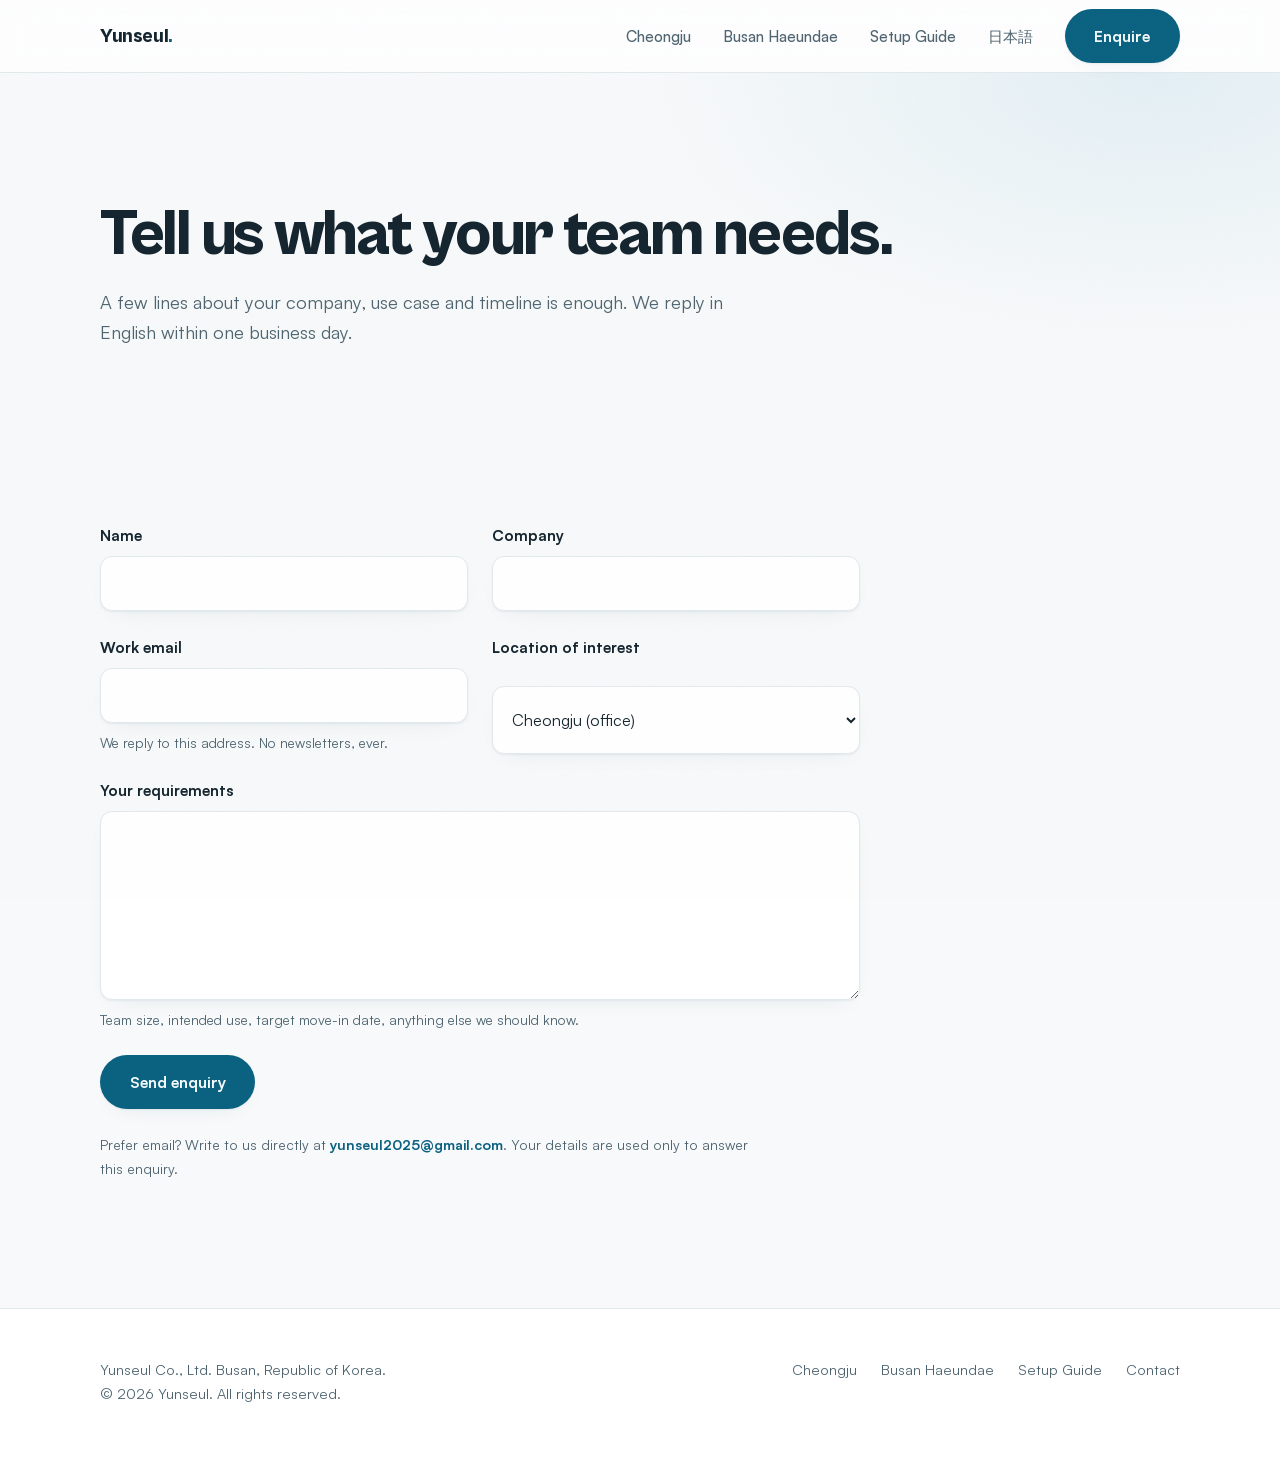
<file: contact.html>
<!DOCTYPE html>
<html lang="en">
<head>
  <meta charset="UTF-8">
  <meta name="viewport" content="width=device-width, initial-scale=1.0">
  <title>Enquire About Commercial Space in Korea | Yunseul</title>
  <meta name="description" content="Contact the owner directly about office space in Cheongju or retail space in Haeundae, Busan. Replies in English within one business day.">
  <link rel="alternate" hreflang="ja" href="ja/contact.html">
  <link rel="icon" type="image/svg+xml" href="assets/img/favicon.svg">
  <link rel="stylesheet" href="assets/css/main.css?v=11">
</head>
<body>

<header class="nav">
  <div class="container nav-inner">
    <a class="brand" href="index.html">Yunseul<span>.</span></a>
    <button class="nav-toggle" aria-expanded="false" aria-controls="nav-menu">Menu</button>
    <ul class="nav-links" id="nav-menu">
      <li><a href="cheongju.html">Cheongju</a></li>
      <li><a href="busan.html">Busan Haeundae</a></li>
      <li><a href="korea-setup-guide.html">Setup Guide</a></li>
      <li><a href="ja/contact.html">日本語</a></li>
      <li><a class="btn" href="contact.html">Enquire</a></li>
    </ul>
  </div>
</header>

<main>

  <section class="page-head">
    <div class="container">
      <h1>Tell us what your team needs.</h1>
      <p class="lede">A few lines about your company, use case and timeline is enough. We reply in English within one business day.</p>
    </div>
  </section>

  <section>
    <div class="container">
      <!-- FormSubmit: 배포 후 첫 제출 시 yunseul2025@gmail.com으로 활성화 확인 메일이 1회 발송됨. Activate 클릭 후부터 정상 수신 -->
      <form class="enquiry form-grid" action="https://formsubmit.co/yunseul2025@gmail.com" method="POST" novalidate>
        <input type="hidden" name="_subject" value="New property enquiry from the website">
        <input type="hidden" name="_template" value="table">
        <input type="hidden" name="_next" value="https://skycream.github.io/yunseul-site/thanks.html">
        <input type="text" name="_honey" style="display:none" tabindex="-1" autocomplete="off">
        <div class="field">
          <label for="name">Name</label>
          <input type="text" id="name" name="name" required autocomplete="name">
          <span class="error">Please enter your name.</span>
        </div>
        <div class="field">
          <label for="company">Company</label>
          <input type="text" id="company" name="company" required autocomplete="organization">
          <span class="error">Please enter your company name.</span>
        </div>
        <div class="field">
          <label for="email">Work email</label>
          <input type="email" id="email" name="email" required autocomplete="email">
          <span class="help">We reply to this address. No newsletters, ever.</span>
          <span class="error">Please enter a valid email address.</span>
        </div>
        <div class="field">
          <label for="interest">Location of interest</label>
          <select id="interest" name="interest">
            <option value="cheongju">Cheongju (office)</option>
            <option value="busan">Busan Haeundae (retail / office)</option>
            <option value="both">Both</option>
            <option value="not-sure">Not sure yet</option>
          </select>
        </div>
        <div class="field full">
          <label for="message">Your requirements</label>
          <textarea id="message" name="message" rows="6" required placeholder=""></textarea>
          <span class="help">Team size, intended use, target move-in date, anything else we should know.</span>
          <span class="error">Please tell us briefly what you are looking for.</span>
        </div>
        <div class="field full">
          <button class="btn" type="submit">Send enquiry</button>
        </div>
        <p class="form-note">
          Prefer email? Write to us directly at <a class="text-link" href="mailto:yunseul2025@gmail.com?subject=Property%20enquiry%20(Cheongju%20%2F%20Busan)">yunseul2025@gmail.com</a>.
          Your details are used only to answer this enquiry.
        </p>
      </form>
    </div>
  </section>

</main>

<footer>
  <div class="container footer-inner">
    <div>
      <p>Yunseul Co., Ltd. Busan, Republic of Korea.</p>
      <p>&copy; <span data-year>2026</span> Yunseul. All rights reserved.</p>
    </div>
    <ul class="footer-links">
      <li><a href="cheongju.html">Cheongju</a></li>
      <li><a href="busan.html">Busan Haeundae</a></li>
      <li><a href="korea-setup-guide.html">Setup Guide</a></li>
      <li><a href="contact.html">Contact</a></li>
    </ul>
  </div>
</footer>

<script src="assets/js/main.js"></script>
</body>
</html>
</file>
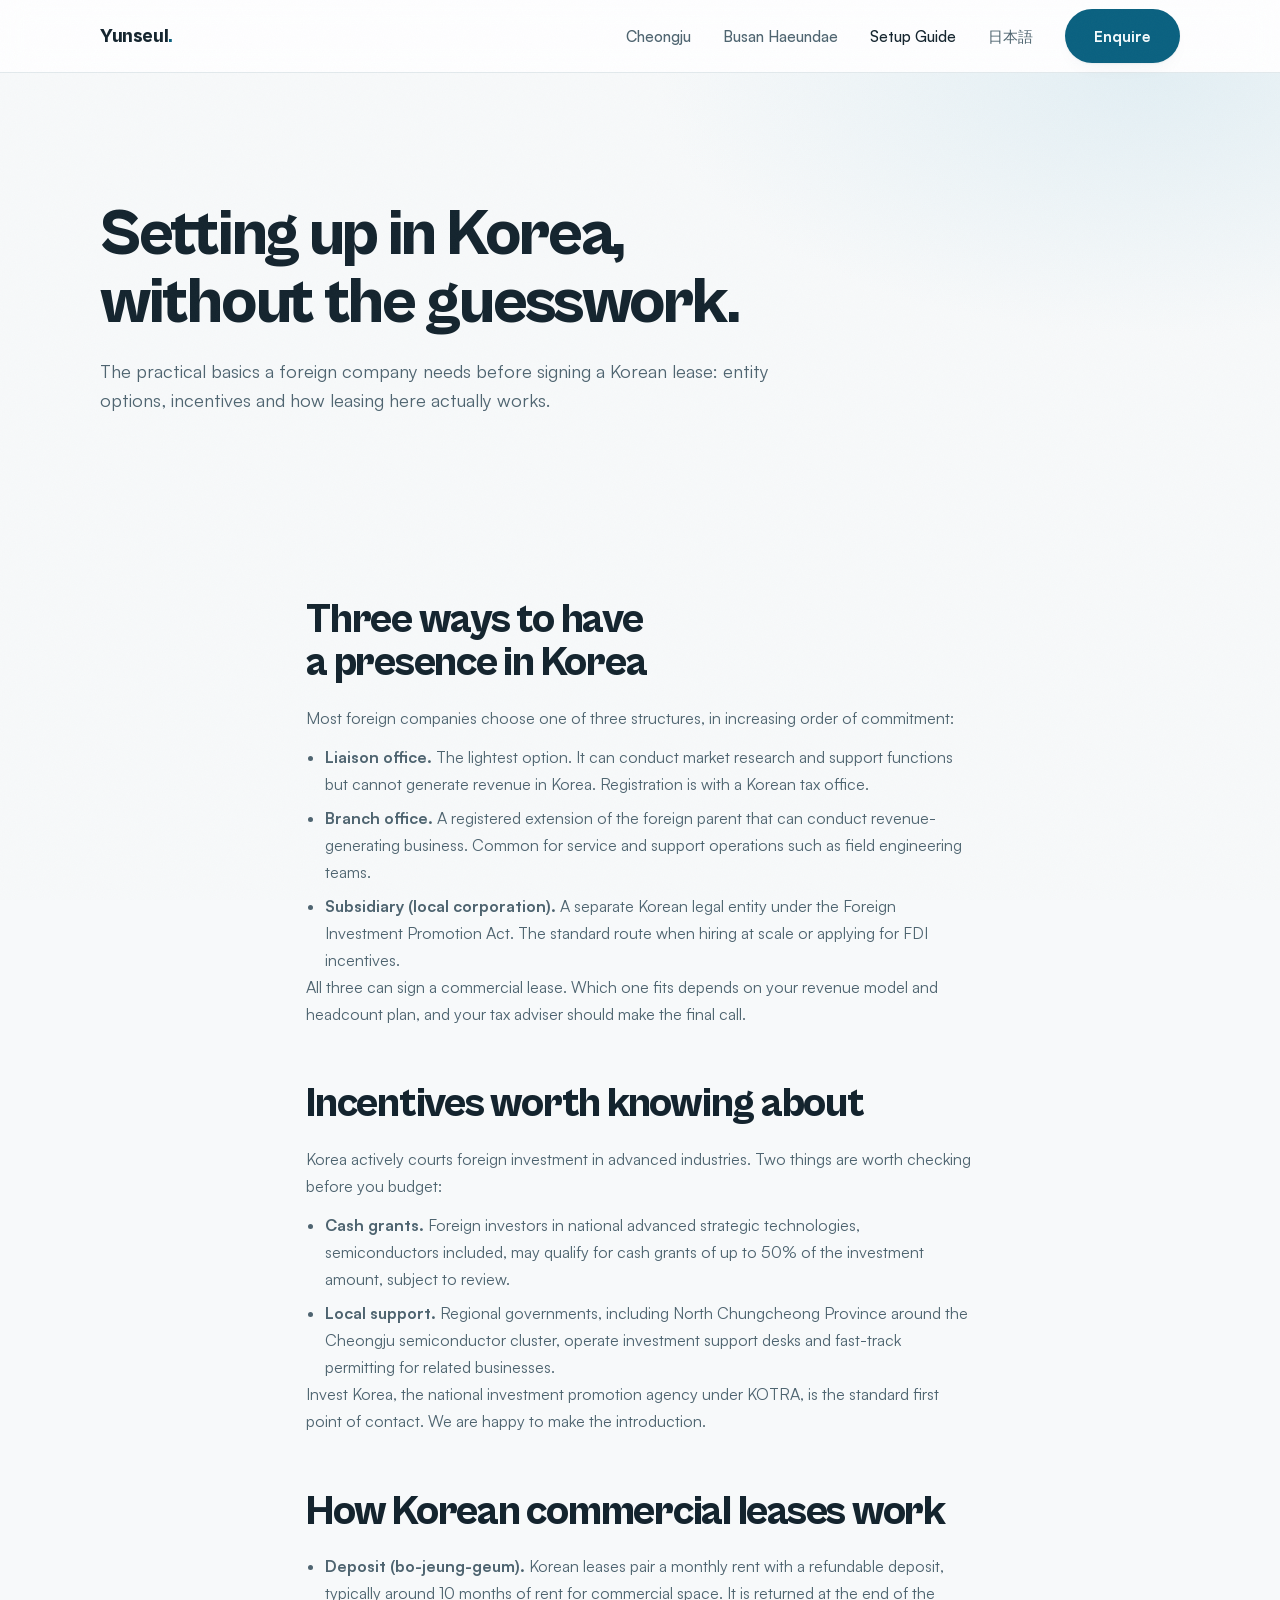
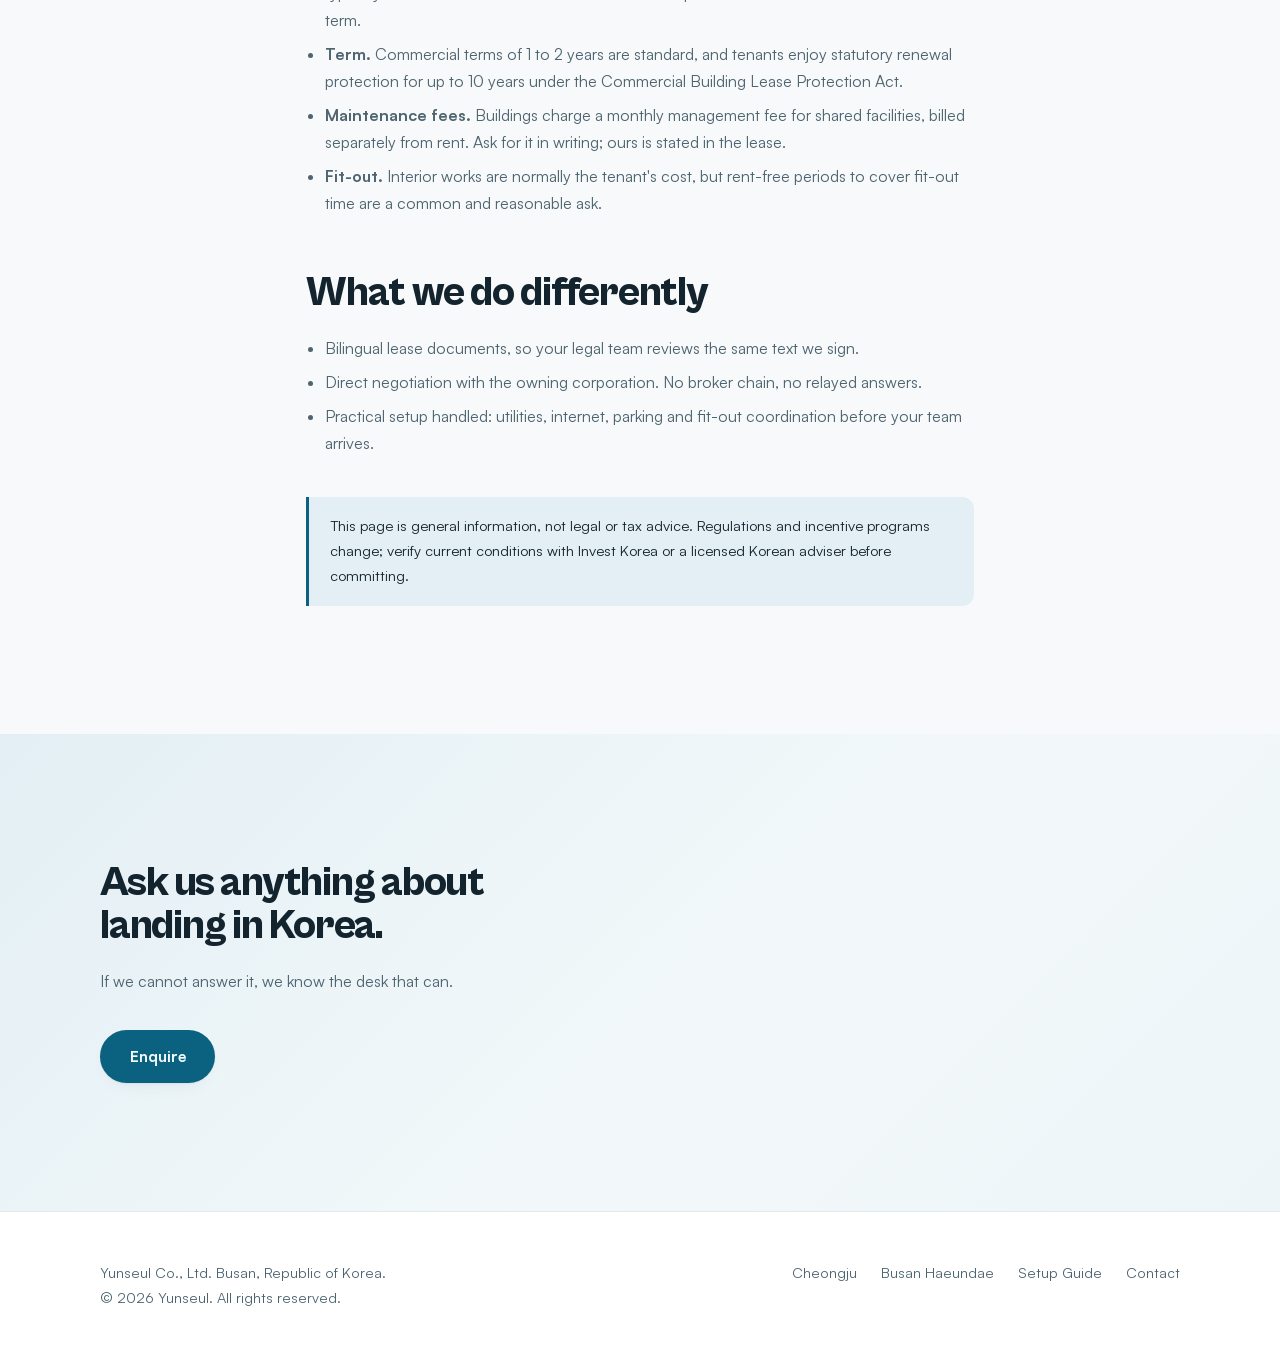
<file: korea-setup-guide.html>
<!DOCTYPE html>
<html lang="en">
<head>
  <meta charset="UTF-8">
  <meta name="viewport" content="width=device-width, initial-scale=1.0">
  <title>Setting Up a Branch or Office in Korea: A Practical Guide | Yunseul</title>
  <meta name="description" content="Entity options, FDI incentives and lease practices for foreign companies opening an office in Korea. Written by a Korean commercial landlord for corporate tenants.">
  <link rel="icon" type="image/svg+xml" href="assets/img/favicon.svg">
  <link rel="stylesheet" href="assets/css/main.css?v=11">
</head>
<body>

<header class="nav">
  <div class="container nav-inner">
    <a class="brand" href="index.html">Yunseul<span>.</span></a>
    <button class="nav-toggle" aria-expanded="false" aria-controls="nav-menu">Menu</button>
    <ul class="nav-links" id="nav-menu">
      <li><a href="cheongju.html">Cheongju</a></li>
      <li><a href="busan.html">Busan Haeundae</a></li>
      <li><a href="korea-setup-guide.html">Setup Guide</a></li>
      <li><a href="ja/index.html">日本語</a></li>
      <li><a class="btn" href="contact.html">Enquire</a></li>
    </ul>
  </div>
</header>

<main>

  <section class="page-head">
    <div class="container">
      <h1>Setting up in Korea, without the guesswork.</h1>
      <p class="lede">The practical basics a foreign company needs before signing a Korean lease: entity options, incentives and how leasing here actually works.</p>
    </div>
  </section>

  <section>
    <div class="container prose">

      <h2>Three ways to have a presence in Korea</h2>
      <p>Most foreign companies choose one of three structures, in increasing order of commitment:</p>
      <ul>
        <li><strong>Liaison office.</strong> The lightest option. It can conduct market research and support functions but cannot generate revenue in Korea. Registration is with a Korean tax office.</li>
        <li><strong>Branch office.</strong> A registered extension of the foreign parent that can conduct revenue-generating business. Common for service and support operations such as field engineering teams.</li>
        <li><strong>Subsidiary (local corporation).</strong> A separate Korean legal entity under the Foreign Investment Promotion Act. The standard route when hiring at scale or applying for FDI incentives.</li>
      </ul>
      <p>All three can sign a commercial lease. Which one fits depends on your revenue model and headcount plan, and your tax adviser should make the final call.</p>

      <h2>Incentives worth knowing about</h2>
      <p>Korea actively courts foreign investment in advanced industries. Two things are worth checking before you budget:</p>
      <ul>
        <li><strong>Cash grants.</strong> Foreign investors in national advanced strategic technologies, semiconductors included, may qualify for cash grants of up to 50% of the investment amount, subject to review.</li>
        <li><strong>Local support.</strong> Regional governments, including North Chungcheong Province around the Cheongju semiconductor cluster, operate investment support desks and fast-track permitting for related businesses.</li>
      </ul>
      <p>Invest Korea, the national investment promotion agency under KOTRA, is the standard first point of contact. We are happy to make the introduction.</p>

      <h2>How Korean commercial leases work</h2>
      <ul>
        <li><strong>Deposit (bo-jeung-geum).</strong> Korean leases pair a monthly rent with a refundable deposit, typically around 10 months of rent for commercial space. It is returned at the end of the term.</li>
        <li><strong>Term.</strong> Commercial terms of 1 to 2 years are standard, and tenants enjoy statutory renewal protection for up to 10 years under the Commercial Building Lease Protection Act.</li>
        <li><strong>Maintenance fees.</strong> Buildings charge a monthly management fee for shared facilities, billed separately from rent. Ask for it in writing; ours is stated in the lease.</li>
        <li><strong>Fit-out.</strong> Interior works are normally the tenant's cost, but rent-free periods to cover fit-out time are a common and reasonable ask.</li>
      </ul>

      <h2>What we do differently</h2>
      <ul>
        <li>Bilingual lease documents, so your legal team reviews the same text we sign.</li>
        <li>Direct negotiation with the owning corporation. No broker chain, no relayed answers.</li>
        <li>Practical setup handled: utilities, internet, parking and fit-out coordination before your team arrives.</li>
      </ul>

      <div class="note">
        This page is general information, not legal or tax advice. Regulations and incentive programs change; verify current conditions with Invest Korea or a licensed Korean adviser before committing.
      </div>

    </div>
  </section>

  <section class="cta-band">
    <div class="container">
      <h2>Ask us anything about landing in Korea.</h2>
      <p>If we cannot answer it, we know the desk that can.</p>
      <a class="btn" href="contact.html">Enquire</a>
    </div>
  </section>

</main>

<footer>
  <div class="container footer-inner">
    <div>
      <p>Yunseul Co., Ltd. Busan, Republic of Korea.</p>
      <p>&copy; <span data-year>2026</span> Yunseul. All rights reserved.</p>
    </div>
    <ul class="footer-links">
      <li><a href="cheongju.html">Cheongju</a></li>
      <li><a href="busan.html">Busan Haeundae</a></li>
      <li><a href="korea-setup-guide.html">Setup Guide</a></li>
      <li><a href="contact.html">Contact</a></li>
    </ul>
  </div>
</footer>

<script src="assets/js/main.js"></script>
</body>
</html>
</file>
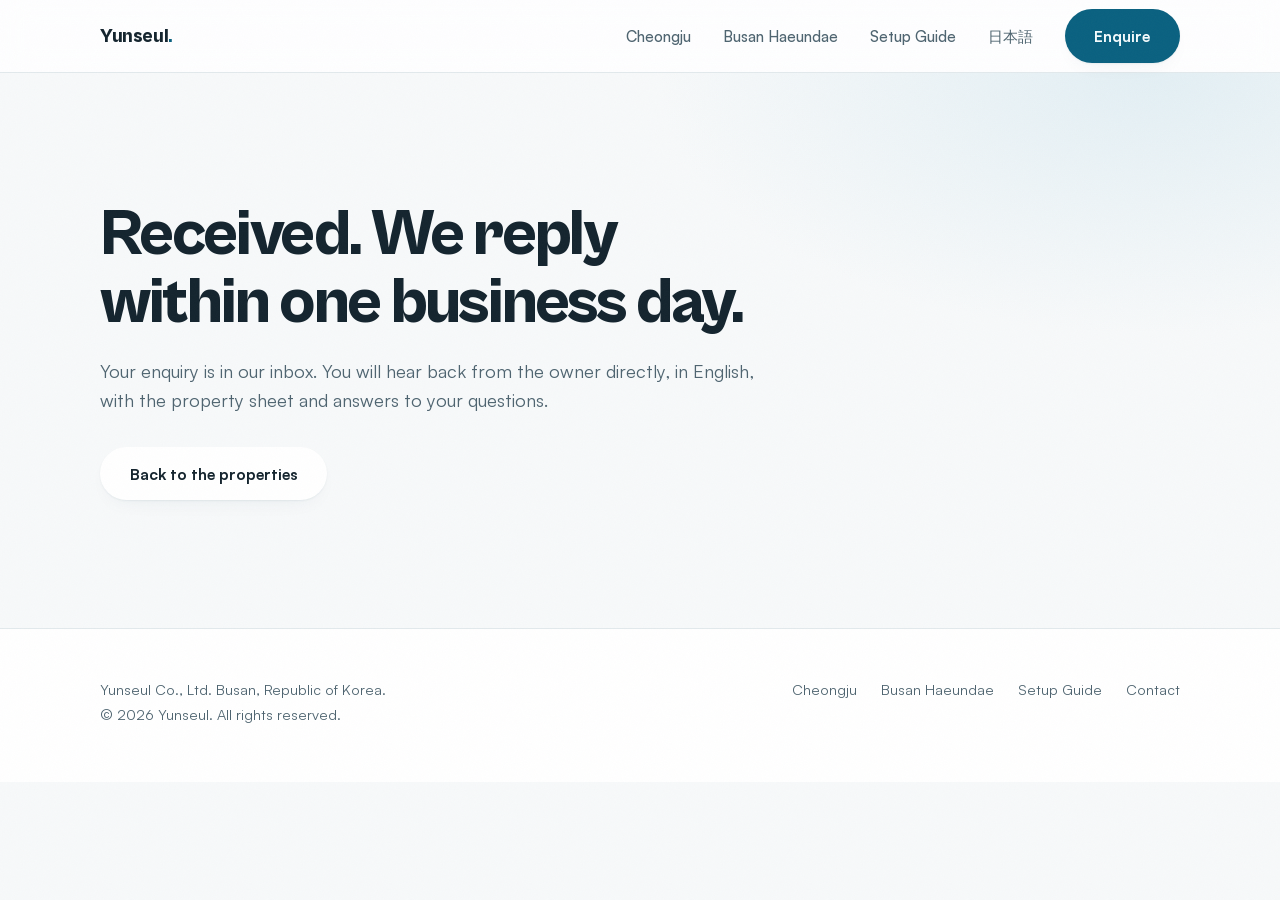
<file: thanks.html>
<!DOCTYPE html>
<html lang="en">
<head>
  <meta charset="UTF-8">
  <meta name="viewport" content="width=device-width, initial-scale=1.0">
  <title>Enquiry Received | Yunseul</title>
  <meta name="robots" content="noindex">
  <link rel="icon" type="image/svg+xml" href="assets/img/favicon.svg">
  <link rel="stylesheet" href="assets/css/main.css?v=11">
  <!-- GA4 전환 추적: 측정 ID 발급 후 아래 주석 해제
  <script async src="https://www.googletagmanager.com/gtag/js?id=G-XXXXXXXXXX"></script>
  <script>
    window.dataLayer = window.dataLayer || [];
    function gtag(){dataLayer.push(arguments);}
    gtag('js', new Date());
    gtag('config', 'G-XXXXXXXXXX');
    gtag('event', 'generate_lead', { method: 'enquiry_form' });
  </script>
  -->
</head>
<body>

<header class="nav">
  <div class="container nav-inner">
    <a class="brand" href="index.html">Yunseul<span>.</span></a>
    <button class="nav-toggle" aria-expanded="false" aria-controls="nav-menu">Menu</button>
    <ul class="nav-links" id="nav-menu">
      <li><a href="cheongju.html">Cheongju</a></li>
      <li><a href="busan.html">Busan Haeundae</a></li>
      <li><a href="korea-setup-guide.html">Setup Guide</a></li>
      <li><a href="ja/index.html">日本語</a></li>
      <li><a class="btn" href="contact.html">Enquire</a></li>
    </ul>
  </div>
</header>

<main>
  <section class="page-head" style="padding-bottom: clamp(4.5rem, 10vw, 8rem);">
    <div class="container">
      <h1>Received. We reply within one business day.</h1>
      <p class="lede">Your enquiry is in our inbox. You will hear back from the owner directly, in English, with the property sheet and answers to your questions.</p>
      <div class="hero-ctas" style="margin-top: 2rem;">
        <a class="btn btn-ghost" href="index.html">Back to the properties</a>
      </div>
    </div>
  </section>
</main>

<footer>
  <div class="container footer-inner">
    <div>
      <p>Yunseul Co., Ltd. Busan, Republic of Korea.</p>
      <p>&copy; <span data-year>2026</span> Yunseul. All rights reserved.</p>
    </div>
    <ul class="footer-links">
      <li><a href="cheongju.html">Cheongju</a></li>
      <li><a href="busan.html">Busan Haeundae</a></li>
      <li><a href="korea-setup-guide.html">Setup Guide</a></li>
      <li><a href="contact.html">Contact</a></li>
    </ul>
  </div>
</footer>

<script src="assets/js/main.js"></script>
</body>
</html>
</file>
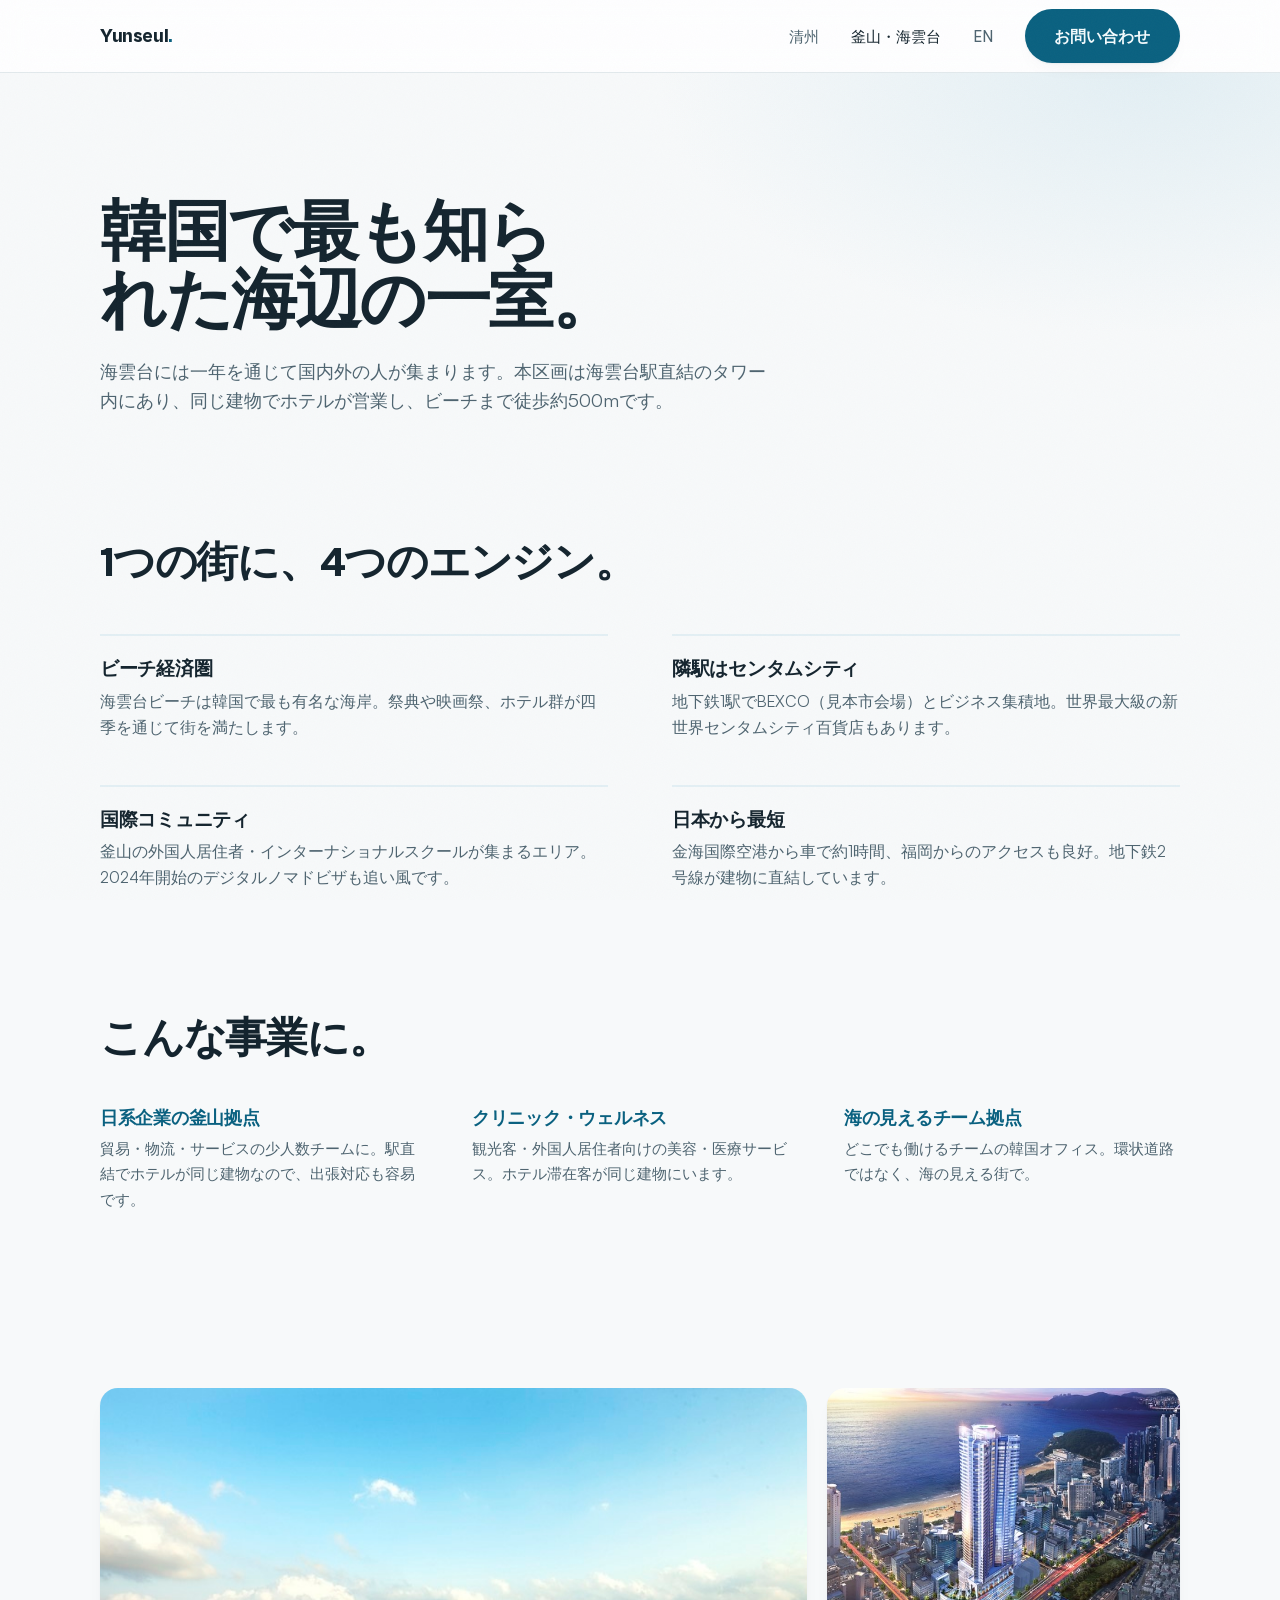
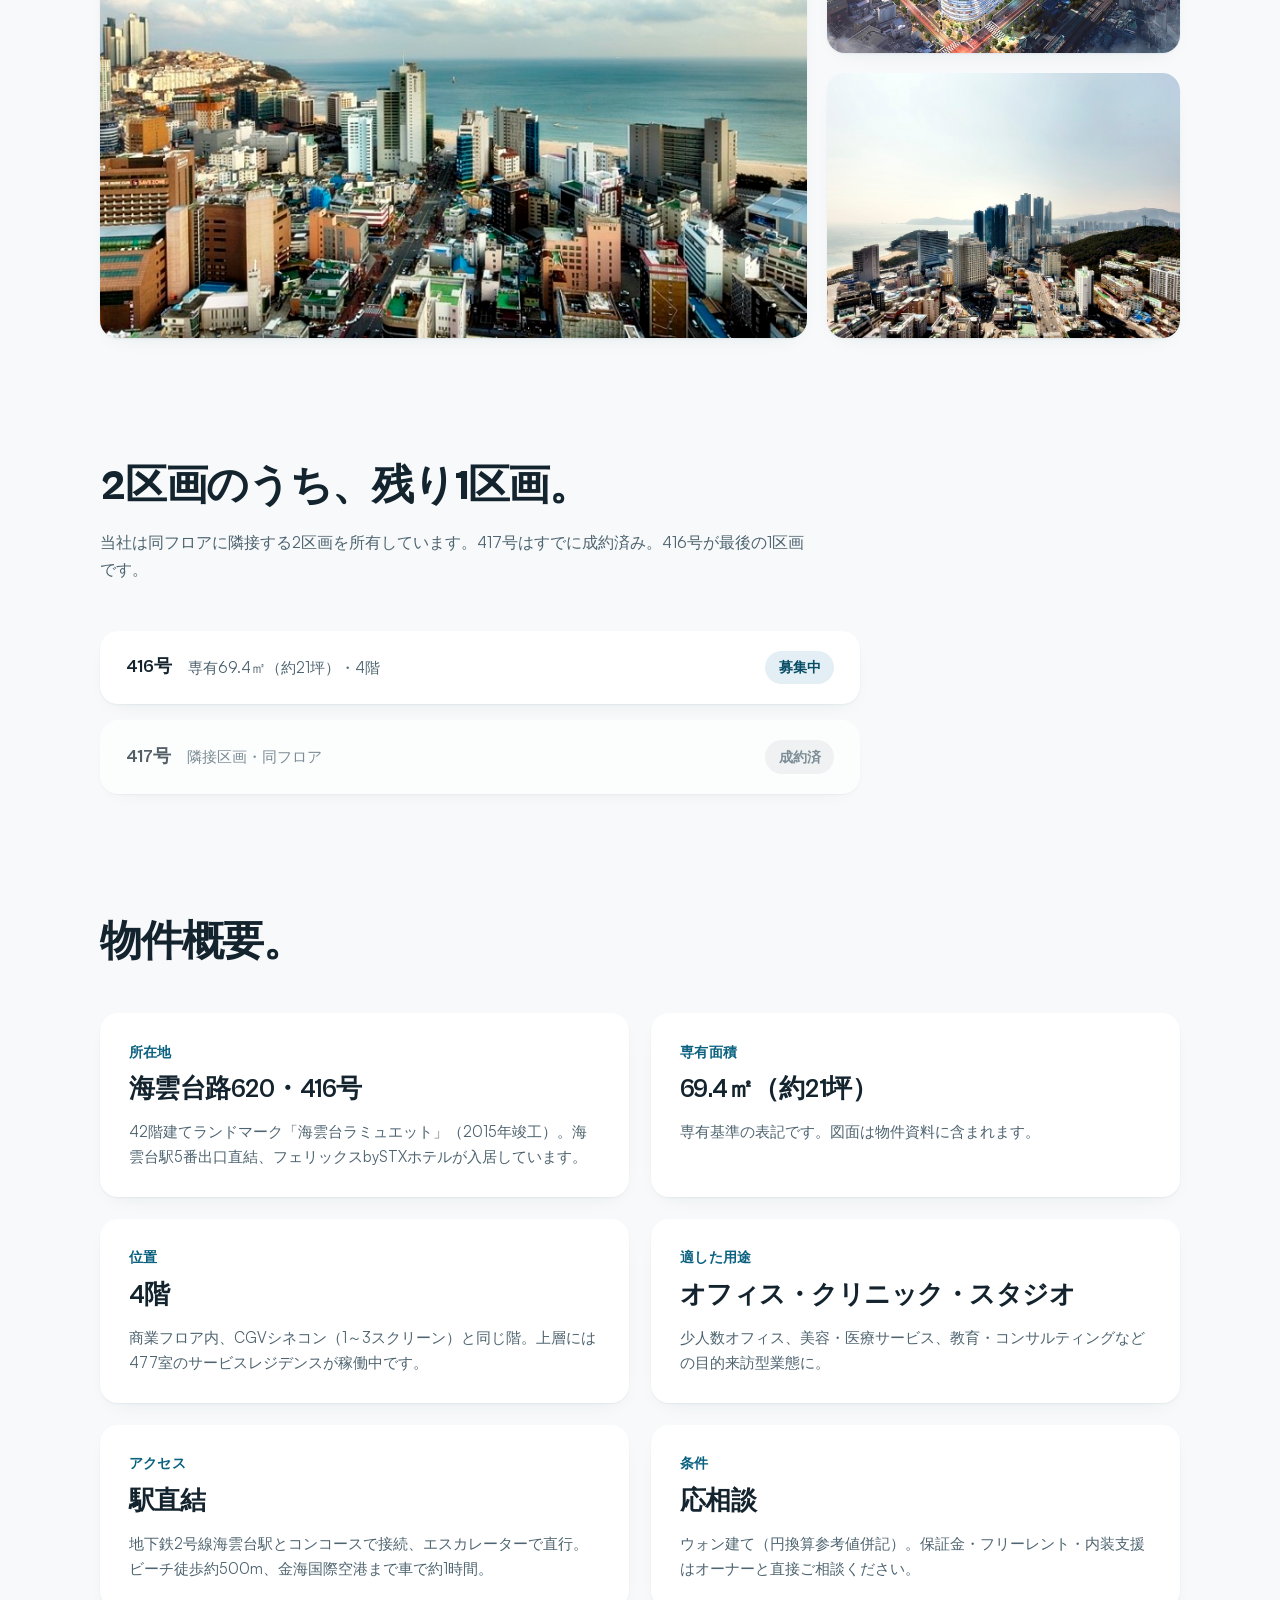
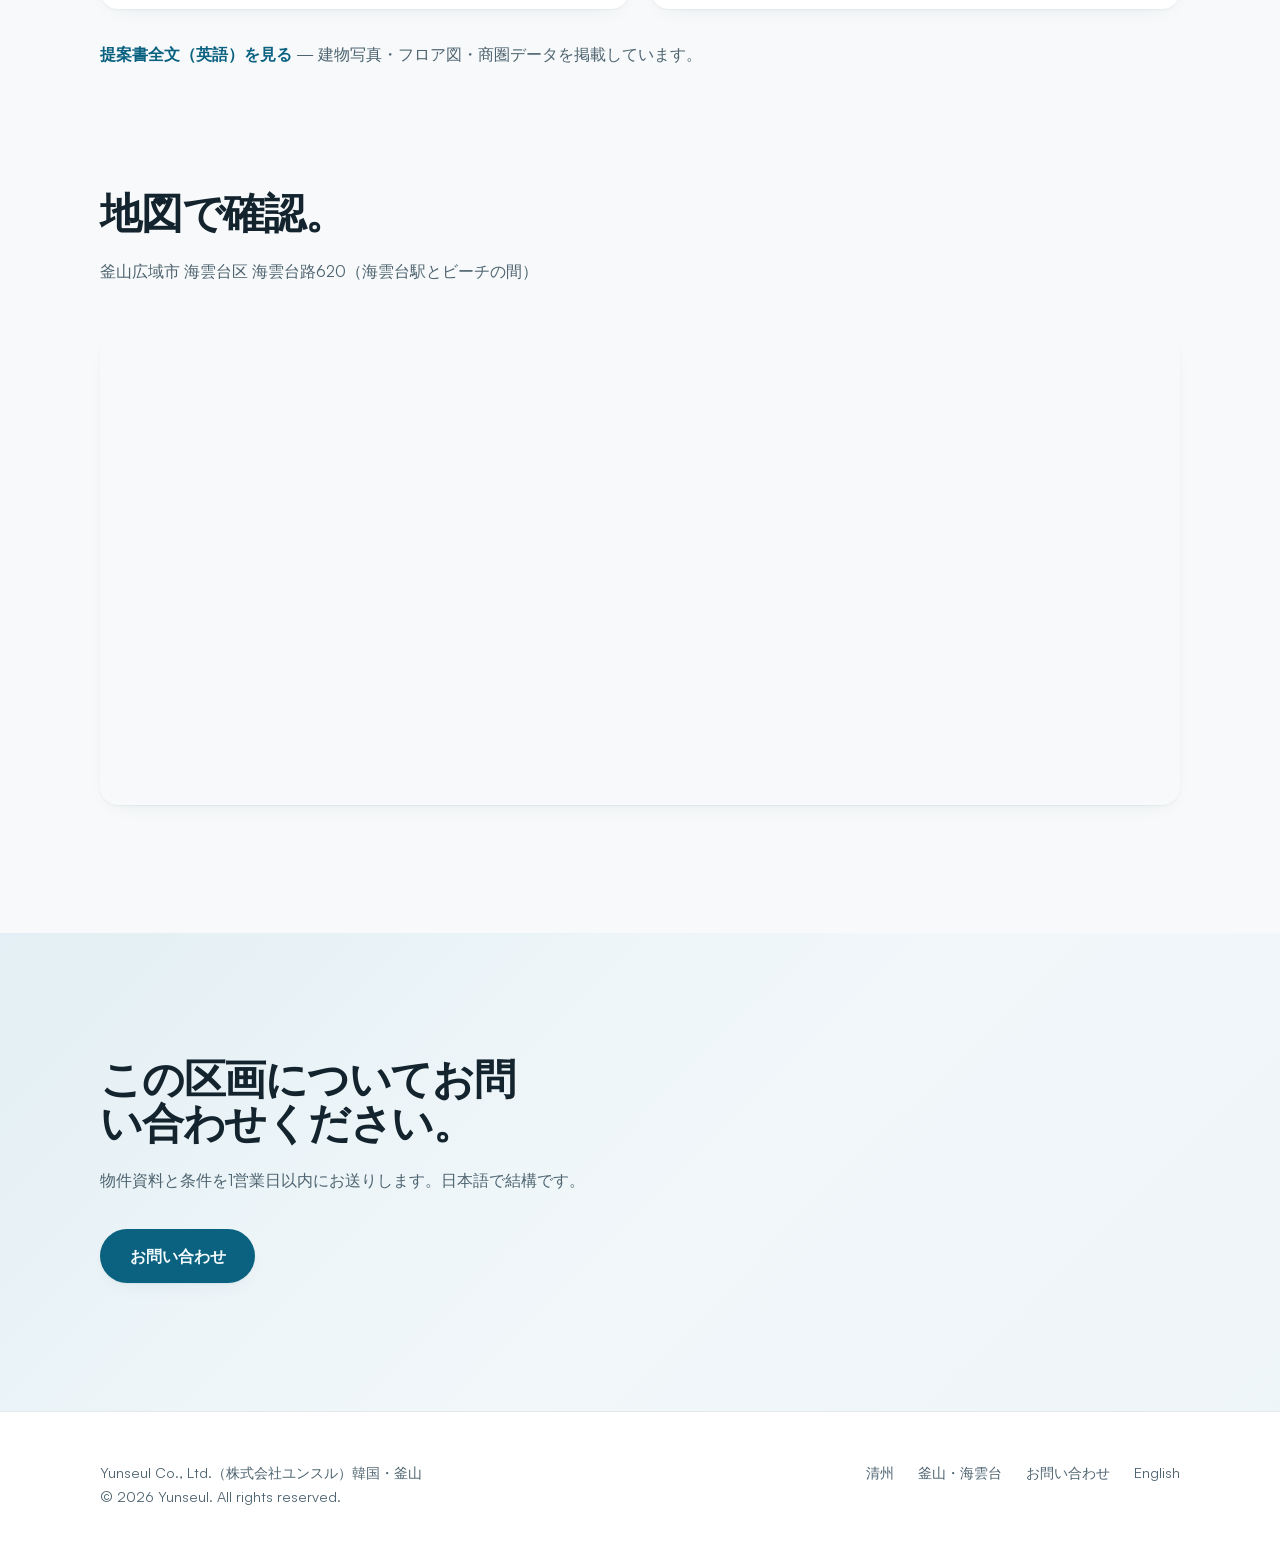
<file: ja/busan.html>
<!DOCTYPE html>
<html lang="ja">
<head>
  <meta charset="UTF-8">
  <meta name="viewport" content="width=device-width, initial-scale=1.0">
  <title>釜山・海雲台駅直結タワーのオフィス／サービス区画 | Yunseul</title>
  <meta name="description" content="釜山・海雲台路620、海雲台駅直結の42階建てランドマークタワー4階、専有69.4㎡。日本から最も近い韓国の玄関口。オーナー直接契約、日本語対応。">
  <link rel="alternate" hreflang="en" href="../busan.html">
  <link rel="icon" type="image/svg+xml" href="../assets/img/favicon.svg">
  <link rel="stylesheet" href="../assets/css/main.css?v=11">
</head>
<body>

<header class="nav">
  <div class="container nav-inner">
    <a class="brand" href="index.html">Yunseul<span>.</span></a>
    <button class="nav-toggle" aria-expanded="false" aria-controls="nav-menu">Menu</button>
    <ul class="nav-links" id="nav-menu">
      <li><a href="cheongju.html">清州</a></li>
      <li><a href="busan.html">釜山・海雲台</a></li>
      <li><a href="../busan.html">EN</a></li>
      <li><a class="btn" href="contact.html">お問い合わせ</a></li>
    </ul>
  </div>
</header>

<main>

  <section class="page-head">
    <div class="container">
      <h1>韓国で最も知られた海辺の一室。</h1>
      <p class="lede">海雲台には一年を通じて国内外の人が集まります。本区画は海雲台駅直結のタワー内にあり、同じ建物でホテルが営業し、ビーチまで徒歩約500mです。</p>
    </div>
  </section>

  <section>
    <div class="container">
      <h2>1つの街に、4つのエンジン。</h2>
      <div class="services">
        <div class="service">
          <h3>ビーチ経済圏</h3>
          <p>海雲台ビーチは韓国で最も有名な海岸。祭典や映画祭、ホテル群が四季を通じて街を満たします。</p>
        </div>
        <div class="service">
          <h3>隣駅はセンタムシティ</h3>
          <p>地下鉄1駅でBEXCO（見本市会場）とビジネス集積地。世界最大級の新世界センタムシティ百貨店もあります。</p>
        </div>
        <div class="service">
          <h3>国際コミュニティ</h3>
          <p>釜山の外国人居住者・インターナショナルスクールが集まるエリア。2024年開始のデジタルノマドビザも追い風です。</p>
        </div>
        <div class="service">
          <h3>日本から最短</h3>
          <p>金海国際空港から車で約1時間、福岡からのアクセスも良好。地下鉄2号線が建物に直結しています。</p>
        </div>
      </div>
    </div>
  </section>

  <section style="padding-top: 0;">
    <div class="container">
      <h2>こんな事業に。</h2>
      <div class="process cols-3">
        <div>
          <h3>日系企業の釜山拠点</h3>
          <p>貿易・物流・サービスの少人数チームに。駅直結でホテルが同じ建物なので、出張対応も容易です。</p>
        </div>
        <div>
          <h3>クリニック・ウェルネス</h3>
          <p>観光客・外国人居住者向けの美容・医療サービス。ホテル滞在客が同じ建物にいます。</p>
        </div>
        <div>
          <h3>海の見えるチーム拠点</h3>
          <p>どこでも働けるチームの韓国オフィス。環状道路ではなく、海の見える街で。</p>
        </div>
      </div>
    </div>
  </section>

  <section style="padding-top: 0;">
    <div class="container">
      <div class="gallery">
        <img src="../assets/img/busan/view-1.jpg" alt="タワーから望む海雲台ビーチと冬柏島" width="900" height="599">
        <img src="../assets/img/busan/tower-render.jpg" alt="海雲台ラミュエットタワーの外観パース" width="700" height="449">
        <img src="../assets/img/busan/view-2.jpg" alt="タワーから望むマリンシティ方面" width="900" height="599">
      </div>
    </div>
  </section>

  <section style="padding-top: 0;">
    <div class="container">
      <h2>2区画のうち、残り1区画。</h2>
      <p>当社は同フロアに隣接する2区画を所有しています。417号はすでに成約済み。416号が最後の1区画です。</p>
      <div class="units">
        <div class="unit-row">
          <span class="u-name">416号</span>
          <span class="u-meta">専有69.4㎡（約21坪）・4階</span>
          <span class="status available">募集中</span>
        </div>
        <div class="unit-row is-leased">
          <span class="u-name">417号</span>
          <span class="u-meta">隣接区画・同フロア</span>
          <span class="status leased">成約済</span>
        </div>
      </div>
    </div>
  </section>

  <section style="padding-top: 0;">
    <div class="container">
      <h2>物件概要。</h2>
      <div class="facts">
        <div class="fact-card">
          <div class="label">所在地</div>
          <div class="value">海雲台路620・416号</div>
          <p>42階建てランドマーク「海雲台ラミュエット」（2015年竣工）。海雲台駅5番出口直結、フェリックスbySTXホテルが入居しています。</p>
        </div>
        <div class="fact-card">
          <div class="label">専有面積</div>
          <div class="value">69.4㎡（約21坪）</div>
          <p>専有基準の表記です。図面は物件資料に含まれます。</p>
        </div>
        <div class="fact-card">
          <div class="label">位置</div>
          <div class="value">4階</div>
          <p>商業フロア内、CGVシネコン（1～3スクリーン）と同じ階。上層には477室のサービスレジデンスが稼働中です。</p>
        </div>
        <div class="fact-card">
          <div class="label">適した用途</div>
          <div class="value">オフィス・クリニック・スタジオ</div>
          <p>少人数オフィス、美容・医療サービス、教育・コンサルティングなどの目的来訪型業態に。</p>
        </div>
        <div class="fact-card">
          <div class="label">アクセス</div>
          <div class="value">駅直結</div>
          <p>地下鉄2号線海雲台駅とコンコースで接続、エスカレーターで直行。ビーチ徒歩約500m、金海国際空港まで車で約1時間。</p>
        </div>
        <div class="fact-card">
          <div class="label">条件</div>
          <div class="value">応相談</div>
          <p>ウォン建て（円換算参考値併記）。保証金・フリーレント・内装支援はオーナーと直接ご相談ください。</p>
        </div>
      </div>
      <p style="margin-top: 2rem;"><a class="text-link" href="../busan-proposal.html">提案書全文（英語）を見る</a> — 建物写真・フロア図・商圏データを掲載しています。</p>
    </div>
  </section>

  <section style="padding-top: 0;">
    <div class="container">
      <h2>地図で確認。</h2>
      <p>釜山広域市 海雲台区 海雲台路620（海雲台駅とビーチの間）</p>
      <div class="map-wrap">
        <iframe src="https://maps.google.com/maps?q=620%20Haeundae-ro%2C%20Haeundae-gu%2C%20Busan&amp;z=16&amp;hl=ja&amp;output=embed" title="海雲台路620の地図" loading="lazy" referrerpolicy="no-referrer-when-downgrade" allowfullscreen></iframe>
      </div>
    </div>
  </section>

  <section class="cta-band">
    <div class="container">
      <h2>この区画についてお問い合わせください。</h2>
      <p>物件資料と条件を1営業日以内にお送りします。日本語で結構です。</p>
      <a class="btn" href="contact.html">お問い合わせ</a>
    </div>
  </section>

</main>

<footer>
  <div class="container footer-inner">
    <div>
      <p>Yunseul Co., Ltd.（株式会社ユンスル）韓国・釜山</p>
      <p>&copy; <span data-year>2026</span> Yunseul. All rights reserved.</p>
    </div>
    <ul class="footer-links">
      <li><a href="cheongju.html">清州</a></li>
      <li><a href="busan.html">釜山・海雲台</a></li>
      <li><a href="contact.html">お問い合わせ</a></li>
      <li><a href="../busan.html">English</a></li>
    </ul>
  </div>
</footer>

<script src="../assets/js/main.js"></script>
</body>
</html>
</file>
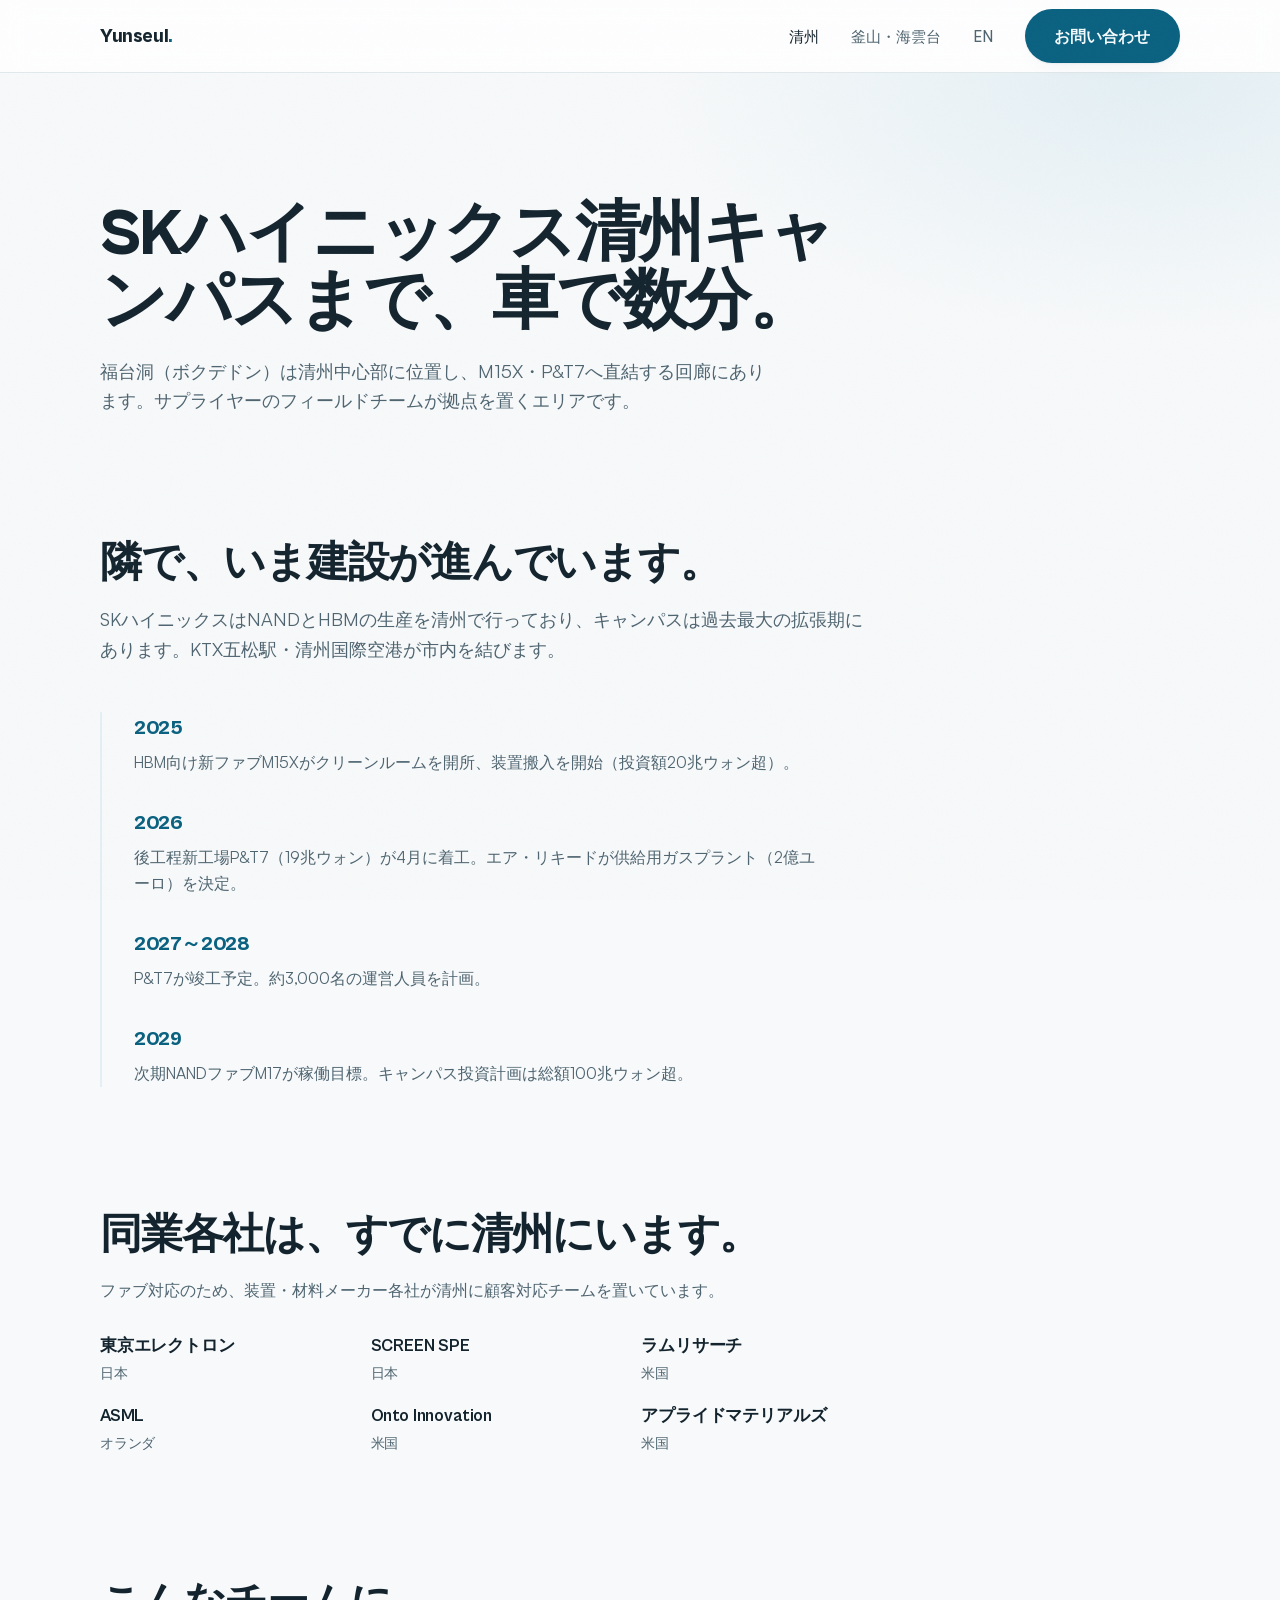
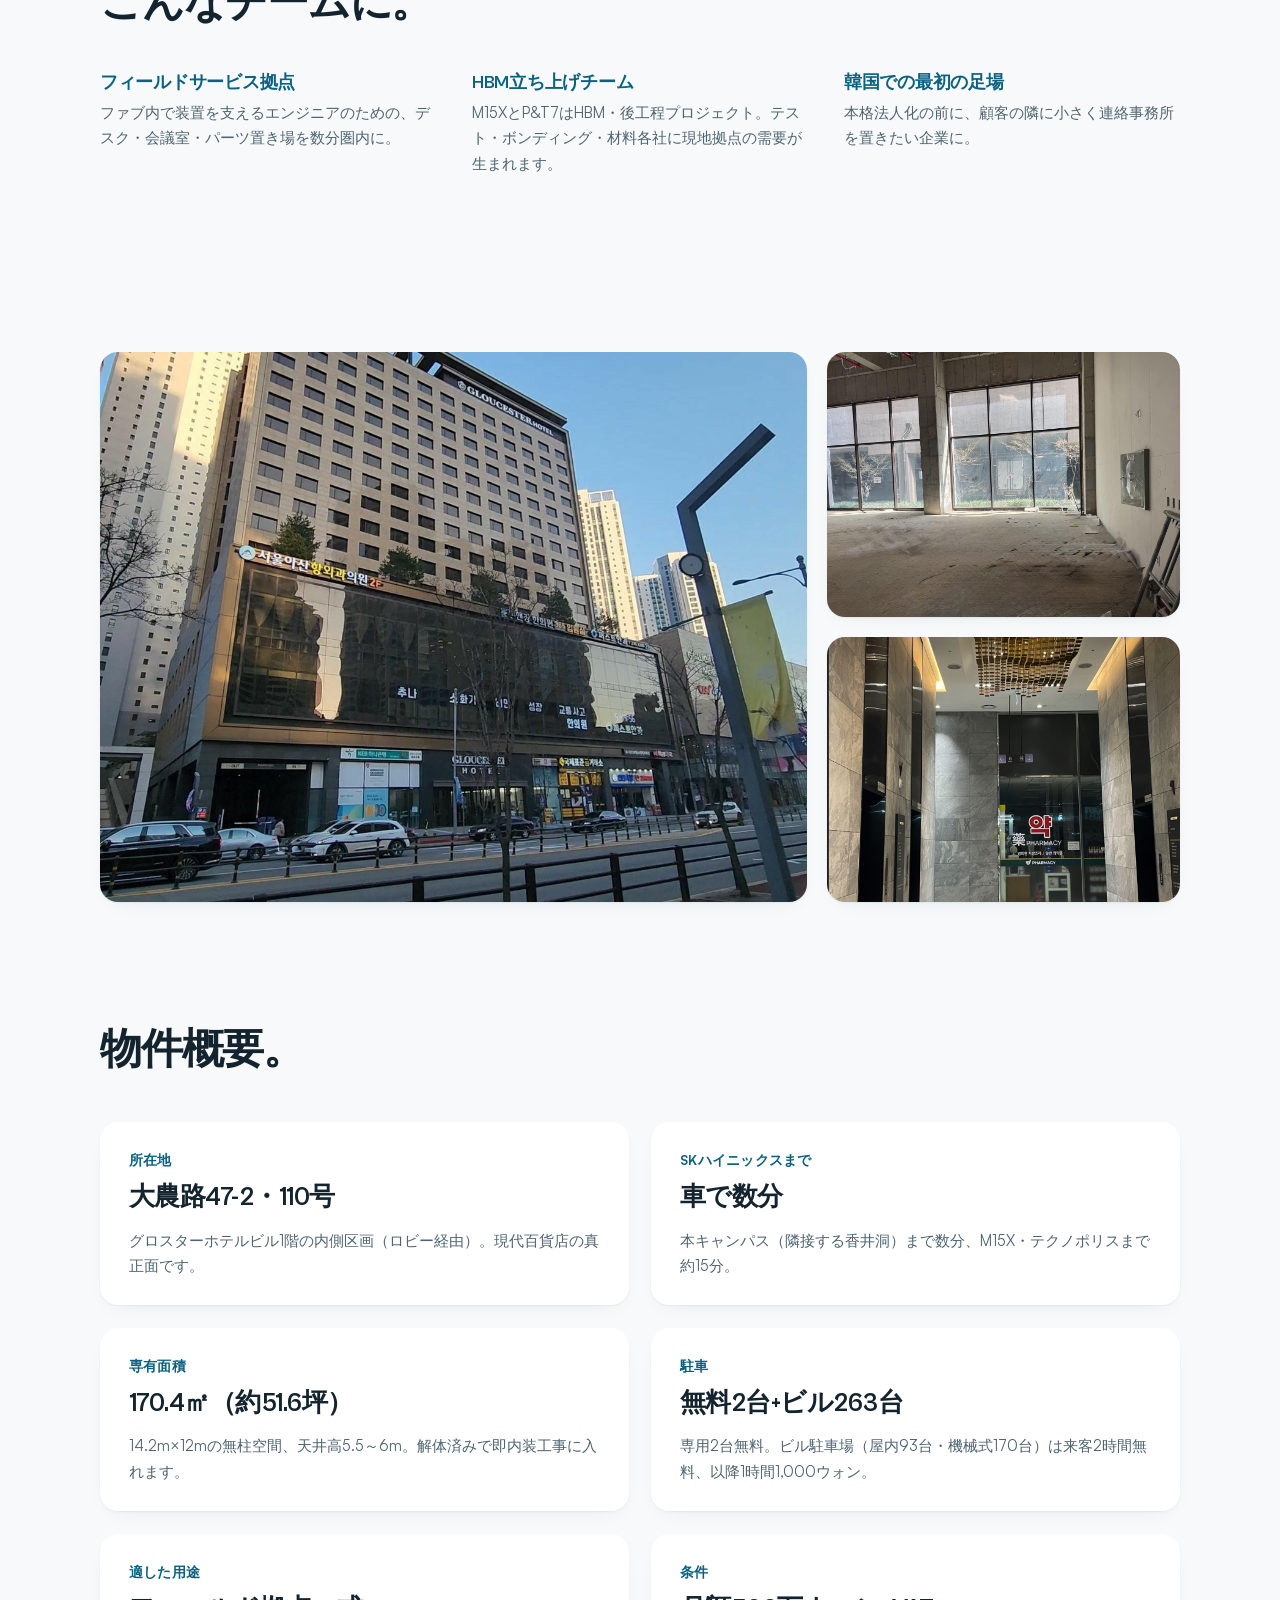
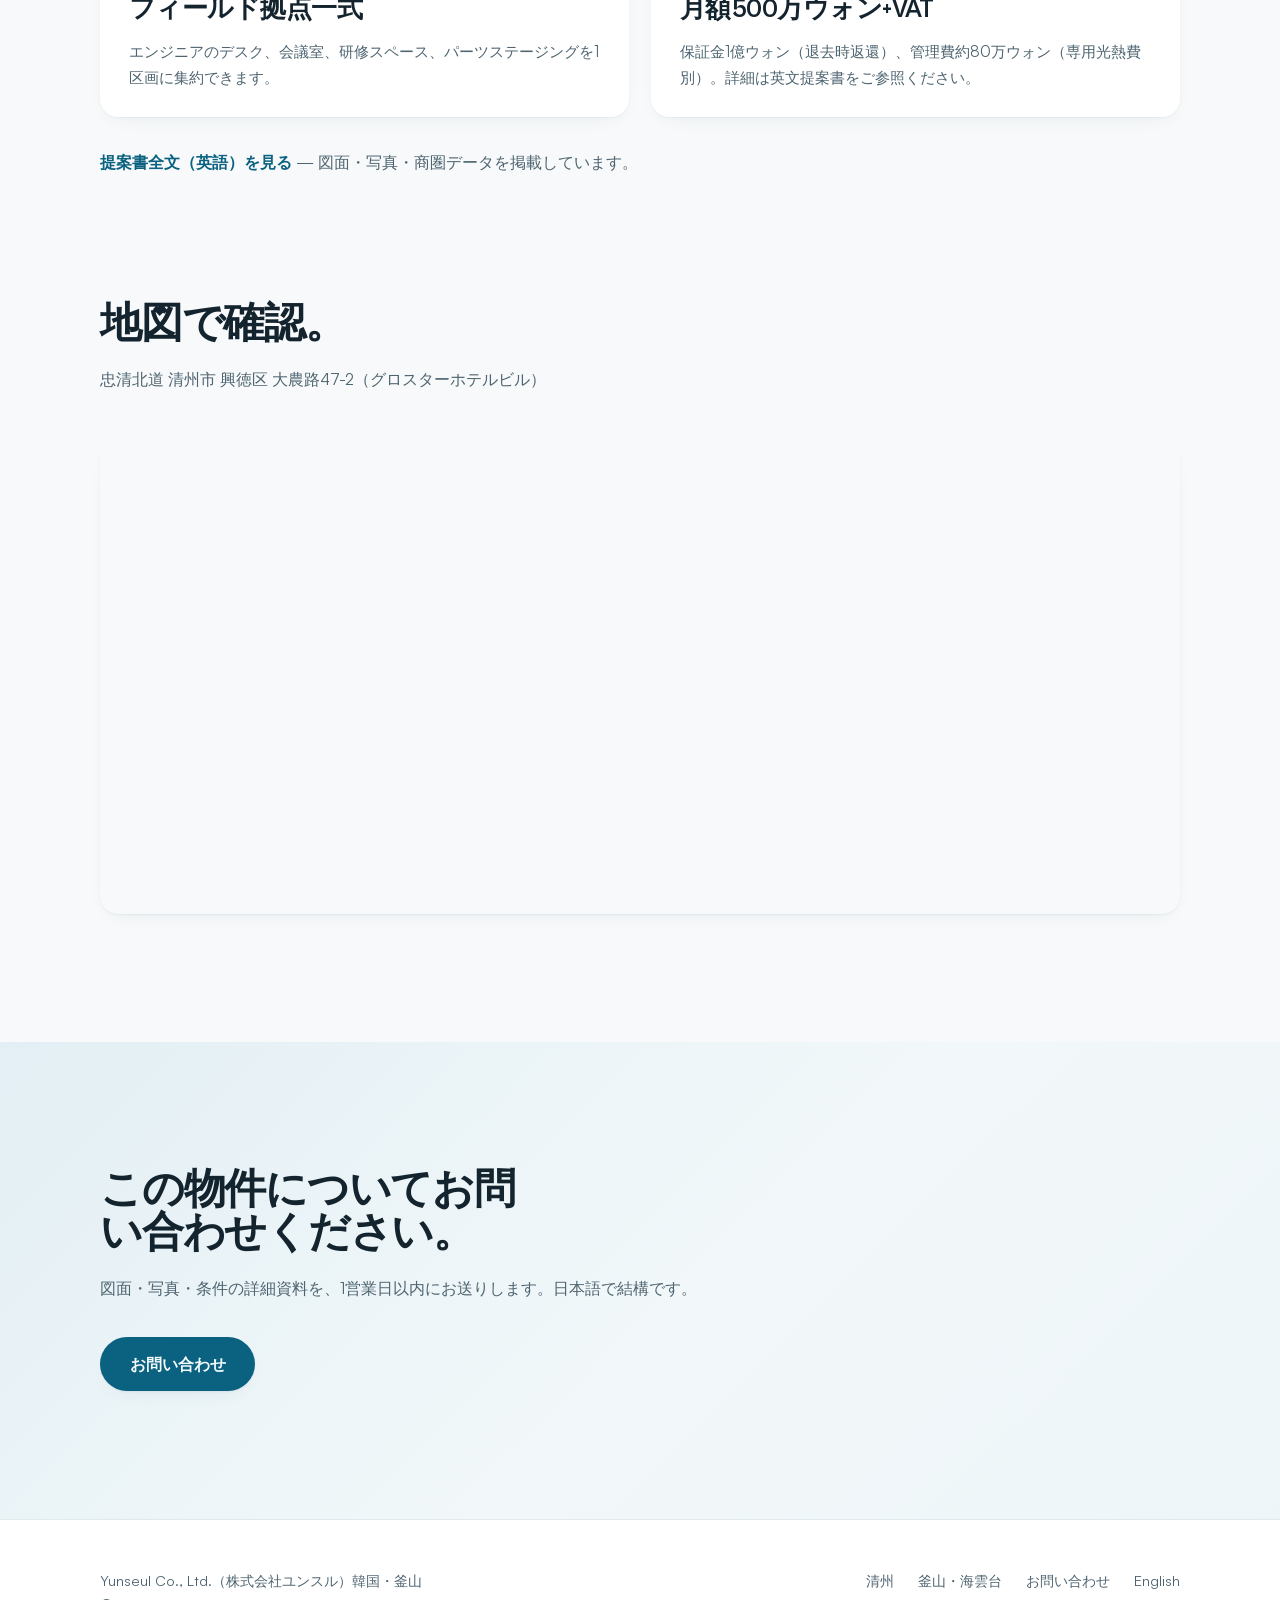
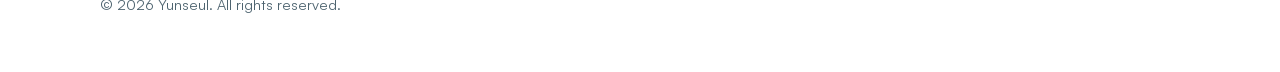
<file: ja/cheongju.html>
<!DOCTYPE html>
<html lang="ja">
<head>
  <meta charset="UTF-8">
  <meta name="viewport" content="width=device-width, initial-scale=1.0">
  <title>SKハイニックス清州キャンパス至近のオフィス | Yunseul</title>
  <meta name="description" content="清州・福台洞のグロスターホテルビル1階、専有170.4㎡のオフィス。SKハイニックスのファブ群に至近。オーナー直接契約、日本語対応。">
  <link rel="alternate" hreflang="en" href="../cheongju.html">
  <link rel="icon" type="image/svg+xml" href="../assets/img/favicon.svg">
  <link rel="stylesheet" href="../assets/css/main.css?v=11">
</head>
<body>

<header class="nav">
  <div class="container nav-inner">
    <a class="brand" href="index.html">Yunseul<span>.</span></a>
    <button class="nav-toggle" aria-expanded="false" aria-controls="nav-menu">Menu</button>
    <ul class="nav-links" id="nav-menu">
      <li><a href="cheongju.html">清州</a></li>
      <li><a href="busan.html">釜山・海雲台</a></li>
      <li><a href="../cheongju.html">EN</a></li>
      <li><a class="btn" href="contact.html">お問い合わせ</a></li>
    </ul>
  </div>
</header>

<main>

  <section class="page-head">
    <div class="container">
      <h1>SKハイニックス清州キャンパスまで、車で数分。</h1>
      <p class="lede">福台洞（ボクデドン）は清州中心部に位置し、M15X・P&amp;T7へ直結する回廊にあります。サプライヤーのフィールドチームが拠点を置くエリアです。</p>
    </div>
  </section>

  <section>
    <div class="container">
      <h2>隣で、いま建設が進んでいます。</h2>
      <p class="lede">SKハイニックスはNANDとHBMの生産を清州で行っており、キャンパスは過去最大の拡張期にあります。KTX五松駅・清州国際空港が市内を結びます。</p>
      <div class="timeline">
        <div>
          <div class="year">2025</div>
          <p>HBM向け新ファブM15Xがクリーンルームを開所、装置搬入を開始（投資額20兆ウォン超）。</p>
        </div>
        <div>
          <div class="year">2026</div>
          <p>後工程新工場P&amp;T7（19兆ウォン）が4月に着工。エア・リキードが供給用ガスプラント（2億ユーロ）を決定。</p>
        </div>
        <div>
          <div class="year">2027～2028</div>
          <p>P&amp;T7が竣工予定。約3,000名の運営人員を計画。</p>
        </div>
        <div>
          <div class="year">2029</div>
          <p>次期NANDファブM17が稼働目標。キャンパス投資計画は総額100兆ウォン超。</p>
        </div>
      </div>
    </div>
  </section>

  <section style="padding-top: 0;">
    <div class="container">
      <h2>同業各社は、すでに清州にいます。</h2>
      <p>ファブ対応のため、装置・材料メーカー各社が清州に顧客対応チームを置いています。</p>
      <ul class="roster">
        <li>東京エレクトロン <small>日本</small></li>
        <li>SCREEN SPE <small>日本</small></li>
        <li>ラムリサーチ <small>米国</small></li>
        <li>ASML <small>オランダ</small></li>
        <li>Onto Innovation <small>米国</small></li>
        <li>アプライドマテリアルズ <small>米国</small></li>
      </ul>
    </div>
  </section>

  <section style="padding-top: 0;">
    <div class="container">
      <h2>こんなチームに。</h2>
      <div class="process cols-3">
        <div>
          <h3>フィールドサービス拠点</h3>
          <p>ファブ内で装置を支えるエンジニアのための、デスク・会議室・パーツ置き場を数分圏内に。</p>
        </div>
        <div>
          <h3>HBM立ち上げチーム</h3>
          <p>M15XとP&amp;T7はHBM・後工程プロジェクト。テスト・ボンディング・材料各社に現地拠点の需要が生まれます。</p>
        </div>
        <div>
          <h3>韓国での最初の足場</h3>
          <p>本格法人化の前に、顧客の隣に小さく連絡事務所を置きたい企業に。</p>
        </div>
      </div>
    </div>
  </section>

  <section style="padding-top: 0;">
    <div class="container">
      <div class="gallery">
        <img src="../assets/img/cheongju/exterior.jpg" alt="グロスターホテルビル外観" width="1600" height="900">
        <img src="../assets/img/cheongju/interior-2.jpg" alt="110号室内（スケルトン状態）" width="1280" height="960">
        <img src="../assets/img/cheongju/unit-entrance.jpg" alt="ロビー廊下からの110号入口" width="1200" height="1594">
      </div>
    </div>
  </section>

  <section style="padding-top: 0;">
    <div class="container">
      <h2>物件概要。</h2>
      <div class="facts">
        <div class="fact-card">
          <div class="label">所在地</div>
          <div class="value">大農路47-2・110号</div>
          <p>グロスターホテルビル1階の内側区画（ロビー経由）。現代百貨店の真正面です。</p>
        </div>
        <div class="fact-card">
          <div class="label">SKハイニックスまで</div>
          <div class="value">車で数分</div>
          <p>本キャンパス（隣接する香井洞）まで数分、M15X・テクノポリスまで約15分。</p>
        </div>
        <div class="fact-card">
          <div class="label">専有面積</div>
          <div class="value">170.4㎡（約51.6坪）</div>
          <p>14.2m×12mの無柱空間、天井高5.5～6m。解体済みで即内装工事に入れます。</p>
        </div>
        <div class="fact-card">
          <div class="label">駐車</div>
          <div class="value">無料2台+ビル263台</div>
          <p>専用2台無料。ビル駐車場（屋内93台・機械式170台）は来客2時間無料、以降1時間1,000ウォン。</p>
        </div>
        <div class="fact-card">
          <div class="label">適した用途</div>
          <div class="value">フィールド拠点一式</div>
          <p>エンジニアのデスク、会議室、研修スペース、パーツステージングを1区画に集約できます。</p>
        </div>
        <div class="fact-card">
          <div class="label">条件</div>
          <div class="value">月額500万ウォン+VAT</div>
          <p>保証金1億ウォン（退去時返還）、管理費約80万ウォン（専用光熱費別）。詳細は英文提案書をご参照ください。</p>
        </div>
      </div>
      <p style="margin-top: 2rem;"><a class="text-link" href="../cheongju-proposal.html">提案書全文（英語）を見る</a> — 図面・写真・商圏データを掲載しています。</p>
    </div>
  </section>

  <section style="padding-top: 0;">
    <div class="container">
      <h2>地図で確認。</h2>
      <p>忠清北道 清州市 興徳区 大農路47-2（グロスターホテルビル）</p>
      <div class="map-wrap">
        <iframe src="https://maps.google.com/maps?q=%EC%B2%AD%EC%A3%BC%20%EA%B8%80%EB%A1%9C%EC%8A%A4%ED%84%B0%ED%98%B8%ED%85%94&amp;z=15&amp;hl=ja&amp;output=embed" title="清州グロスターホテルの地図" loading="lazy" referrerpolicy="no-referrer-when-downgrade" allowfullscreen></iframe>
      </div>
    </div>
  </section>

  <section class="cta-band">
    <div class="container">
      <h2>この物件についてお問い合わせください。</h2>
      <p>図面・写真・条件の詳細資料を、1営業日以内にお送りします。日本語で結構です。</p>
      <a class="btn" href="contact.html">お問い合わせ</a>
    </div>
  </section>

</main>

<footer>
  <div class="container footer-inner">
    <div>
      <p>Yunseul Co., Ltd.（株式会社ユンスル）韓国・釜山</p>
      <p>&copy; <span data-year>2026</span> Yunseul. All rights reserved.</p>
    </div>
    <ul class="footer-links">
      <li><a href="cheongju.html">清州</a></li>
      <li><a href="busan.html">釜山・海雲台</a></li>
      <li><a href="contact.html">お問い合わせ</a></li>
      <li><a href="../cheongju.html">English</a></li>
    </ul>
  </div>
</footer>

<script src="../assets/js/main.js"></script>
</body>
</html>
</file>
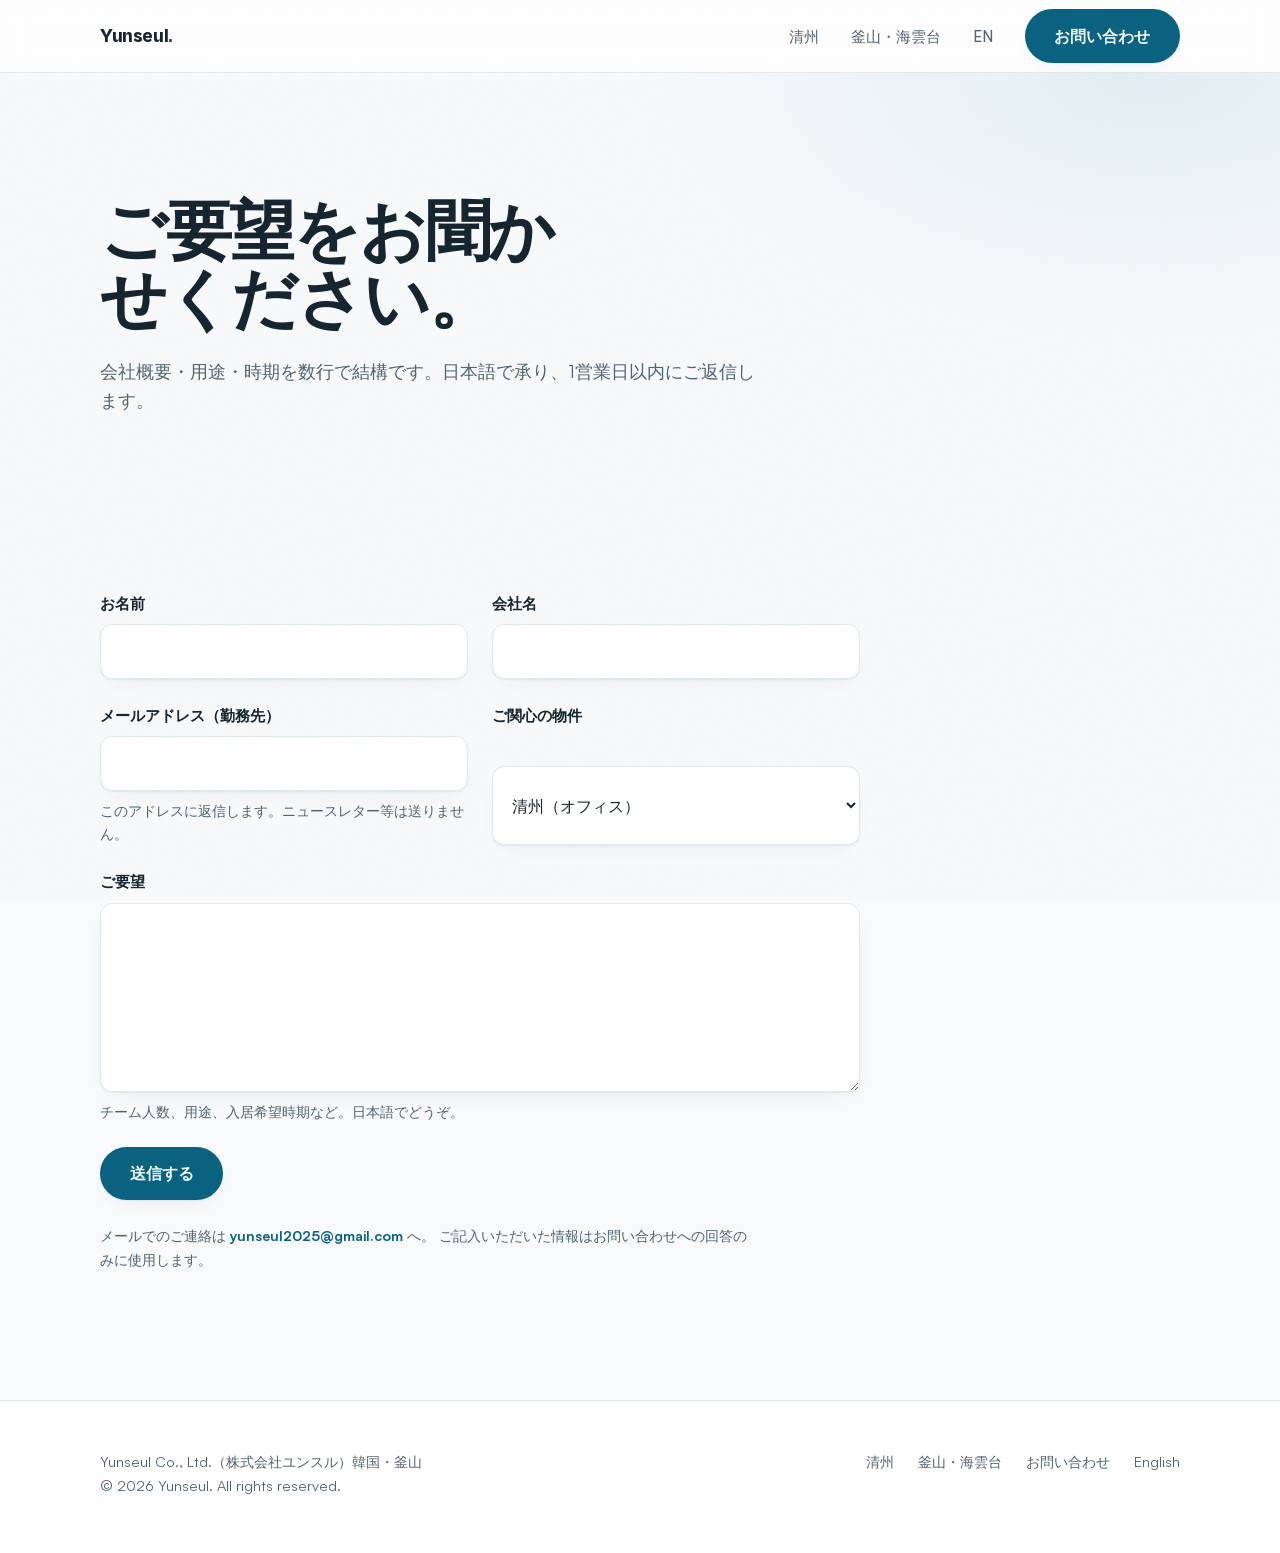
<file: ja/contact.html>
<!DOCTYPE html>
<html lang="ja">
<head>
  <meta charset="UTF-8">
  <meta name="viewport" content="width=device-width, initial-scale=1.0">
  <title>お問い合わせ | Yunseul</title>
  <meta name="description" content="清州のオフィス・釜山海雲台の商業区画について、オーナーへ直接お問い合わせください。日本語対応、1営業日以内に返信します。">
  <link rel="alternate" hreflang="en" href="../contact.html">
  <link rel="icon" type="image/svg+xml" href="../assets/img/favicon.svg">
  <link rel="stylesheet" href="../assets/css/main.css?v=11">
</head>
<body>

<header class="nav">
  <div class="container nav-inner">
    <a class="brand" href="index.html">Yunseul<span>.</span></a>
    <button class="nav-toggle" aria-expanded="false" aria-controls="nav-menu">Menu</button>
    <ul class="nav-links" id="nav-menu">
      <li><a href="cheongju.html">清州</a></li>
      <li><a href="busan.html">釜山・海雲台</a></li>
      <li><a href="../contact.html">EN</a></li>
      <li><a class="btn" href="contact.html">お問い合わせ</a></li>
    </ul>
  </div>
</header>

<main>

  <section class="page-head">
    <div class="container">
      <h1>ご要望をお聞かせください。</h1>
      <p class="lede">会社概要・用途・時期を数行で結構です。日本語で承り、1営業日以内にご返信します。</p>
    </div>
  </section>

  <section>
    <div class="container">
      <form class="enquiry form-grid" action="https://formsubmit.co/yunseul2025@gmail.com" method="POST" novalidate>
        <input type="hidden" name="_subject" value="New property enquiry (JA) from the website">
        <input type="hidden" name="_template" value="table">
        <input type="hidden" name="_next" value="https://skycream.github.io/yunseul-site/ja/thanks.html">
        <input type="text" name="_honey" style="display:none" tabindex="-1" autocomplete="off">
        <div class="field">
          <label for="name">お名前</label>
          <input type="text" id="name" name="name" required autocomplete="name">
          <span class="error">お名前をご入力ください。</span>
        </div>
        <div class="field">
          <label for="company">会社名</label>
          <input type="text" id="company" name="company" required autocomplete="organization">
          <span class="error">会社名をご入力ください。</span>
        </div>
        <div class="field">
          <label for="email">メールアドレス（勤務先）</label>
          <input type="email" id="email" name="email" required autocomplete="email">
          <span class="help">このアドレスに返信します。ニュースレター等は送りません。</span>
          <span class="error">有効なメールアドレスをご入力ください。</span>
        </div>
        <div class="field">
          <label for="interest">ご関心の物件</label>
          <select id="interest" name="interest">
            <option value="cheongju">清州（オフィス）</option>
            <option value="busan">釜山・海雲台（オフィス／サービス）</option>
            <option value="both">両方</option>
            <option value="not-sure">未定</option>
          </select>
        </div>
        <div class="field full">
          <label for="message">ご要望</label>
          <textarea id="message" name="message" rows="6" required placeholder=""></textarea>
          <span class="help">チーム人数、用途、入居希望時期など。日本語でどうぞ。</span>
          <span class="error">ご要望を簡単にご記入ください。</span>
        </div>
        <div class="field full">
          <button class="btn" type="submit">送信する</button>
        </div>
        <p class="form-note">
          メールでのご連絡は <a class="text-link" href="mailto:yunseul2025@gmail.com?subject=%E7%89%A9%E4%BB%B6%E3%81%AB%E3%81%A4%E3%81%84%E3%81%A6%EF%BC%88%E6%B8%85%E5%B7%9E%E3%83%BB%E9%87%9C%E5%B1%B1%EF%BC%89">yunseul2025@gmail.com</a> へ。
          ご記入いただいた情報はお問い合わせへの回答のみに使用します。
        </p>
      </form>
    </div>
  </section>

</main>

<footer>
  <div class="container footer-inner">
    <div>
      <p>Yunseul Co., Ltd.（株式会社ユンスル）韓国・釜山</p>
      <p>&copy; <span data-year>2026</span> Yunseul. All rights reserved.</p>
    </div>
    <ul class="footer-links">
      <li><a href="cheongju.html">清州</a></li>
      <li><a href="busan.html">釜山・海雲台</a></li>
      <li><a href="contact.html">お問い合わせ</a></li>
      <li><a href="../contact.html">English</a></li>
    </ul>
  </div>
</footer>

<script src="../assets/js/main.js"></script>
</body>
</html>
</file>
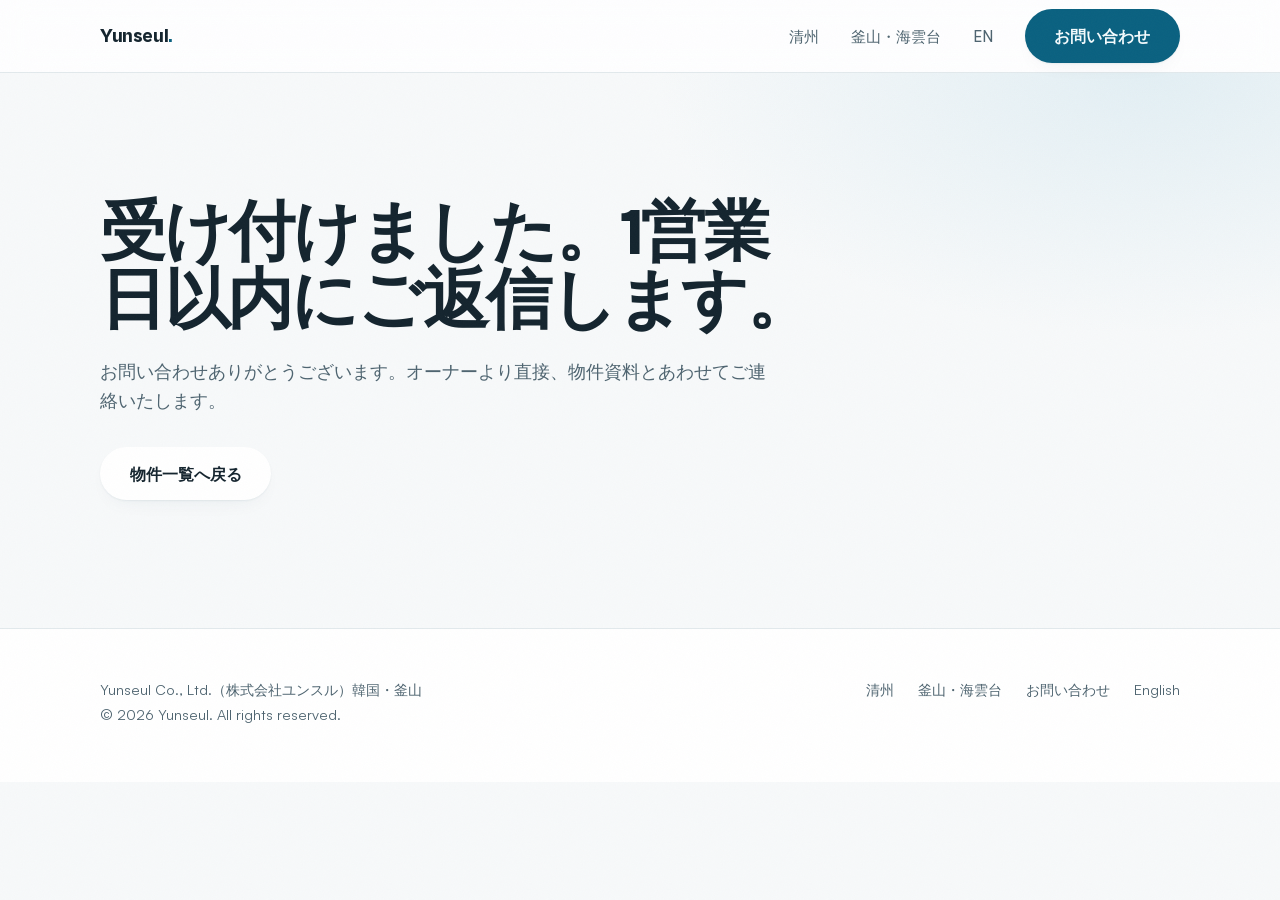
<file: ja/thanks.html>
<!DOCTYPE html>
<html lang="ja">
<head>
  <meta charset="UTF-8">
  <meta name="viewport" content="width=device-width, initial-scale=1.0">
  <title>送信完了 | Yunseul</title>
  <meta name="robots" content="noindex">
  <link rel="icon" type="image/svg+xml" href="../assets/img/favicon.svg">
  <link rel="stylesheet" href="../assets/css/main.css?v=11">
</head>
<body>

<header class="nav">
  <div class="container nav-inner">
    <a class="brand" href="index.html">Yunseul<span>.</span></a>
    <button class="nav-toggle" aria-expanded="false" aria-controls="nav-menu">Menu</button>
    <ul class="nav-links" id="nav-menu">
      <li><a href="cheongju.html">清州</a></li>
      <li><a href="busan.html">釜山・海雲台</a></li>
      <li><a href="../index.html">EN</a></li>
      <li><a class="btn" href="contact.html">お問い合わせ</a></li>
    </ul>
  </div>
</header>

<main>
  <section class="page-head" style="padding-bottom: clamp(4.5rem, 10vw, 8rem);">
    <div class="container">
      <h1>受け付けました。1営業日以内にご返信します。</h1>
      <p class="lede">お問い合わせありがとうございます。オーナーより直接、物件資料とあわせてご連絡いたします。</p>
      <div class="hero-ctas" style="margin-top: 2rem;">
        <a class="btn btn-ghost" href="index.html">物件一覧へ戻る</a>
      </div>
    </div>
  </section>
</main>

<footer>
  <div class="container footer-inner">
    <div>
      <p>Yunseul Co., Ltd.（株式会社ユンスル）韓国・釜山</p>
      <p>&copy; <span data-year>2026</span> Yunseul. All rights reserved.</p>
    </div>
    <ul class="footer-links">
      <li><a href="cheongju.html">清州</a></li>
      <li><a href="busan.html">釜山・海雲台</a></li>
      <li><a href="contact.html">お問い合わせ</a></li>
      <li><a href="../index.html">English</a></li>
    </ul>
  </div>
</footer>

<script src="../assets/js/main.js"></script>
</body>
</html>
</file>
<file: assets/css/main.css>
/* Yunseul - 디자인 토큰 및 컴포넌트 v2 (프리미엄 라이트, UI_GUIDE.md 준수) */

@font-face { font-family: "Cabinet Grotesk"; src: url("../fonts/cabinet-grotesk-700.woff2") format("woff2"); font-weight: 700; font-display: swap; }
@font-face { font-family: "Cabinet Grotesk"; src: url("../fonts/cabinet-grotesk-800.woff2") format("woff2"); font-weight: 800; font-display: swap; }
@font-face { font-family: "Satoshi"; src: url("../fonts/satoshi-400.woff2") format("woff2"); font-weight: 400; font-display: swap; }
@font-face { font-family: "Satoshi"; src: url("../fonts/satoshi-500.woff2") format("woff2"); font-weight: 500; font-display: swap; }
@font-face { font-family: "Satoshi"; src: url("../fonts/satoshi-700.woff2") format("woff2"); font-weight: 700; font-display: swap; }

:root {
  --bg: #f7f9fa;
  --surface: #ffffff;
  --ink: #14242e;
  --muted: #4e6470;
  --line: #e2e9ec;
  --accent: #0a6180;
  --accent-deep: #084d66;
  --accent-soft: #e3eff4;
  --accent-wash: #eef5f8;
  --r-card: 18px;
  --r-input: 12px;
  --shadow-sm: 0 1px 2px rgba(10, 60, 80, 0.06), 0 8px 24px -14px rgba(10, 60, 80, 0.12);
  --shadow-md: 0 2px 4px rgba(10, 60, 80, 0.06), 0 18px 44px -18px rgba(10, 60, 80, 0.22);
  --ease: cubic-bezier(0.16, 1, 0.3, 1);
  --container: 1160px;
  --display: "Cabinet Grotesk", "Satoshi", -apple-system, sans-serif;
}

* { box-sizing: border-box; margin: 0; padding: 0; }
html { scroll-behavior: smooth; }

body {
  font-family: "Satoshi", -apple-system, BlinkMacSystemFont, "Segoe UI", sans-serif;
  background: var(--bg);
  color: var(--ink);
  line-height: 1.68;
  -webkit-font-smoothing: antialiased;
  overflow-x: hidden;
}

/* 필름 그레인: 디지털 플랫함 완화 */
body::after {
  content: ""; position: fixed; inset: 0; z-index: 80; pointer-events: none; opacity: 0.05;
  background-image: url("data:image/svg+xml,%3Csvg xmlns='http://www.w3.org/2000/svg' width='140' height='140'%3E%3Cfilter id='n'%3E%3CfeTurbulence type='fractalNoise' baseFrequency='0.85' numOctaves='2'/%3E%3C/filter%3E%3Crect width='140' height='140' filter='url(%23n)' opacity='0.55'/%3E%3C/svg%3E");
}

img { max-width: 100%; height: auto; display: block; border-radius: var(--r-card); }
a { color: inherit; }

.container { max-width: var(--container); margin: 0 auto; padding: 0 clamp(1.25rem, 4vw, 2.5rem); }
section { padding: clamp(4.5rem, 10vw, 8rem) 0; }

h1, h2, h3 { font-family: var(--display); letter-spacing: -0.03em; line-height: 1.04; font-weight: 800; text-wrap: balance; }
h1 { font-size: clamp(2.5rem, 5.2vw, 4.1rem); letter-spacing: -0.035em; }
h2 { font-size: clamp(1.85rem, 3.4vw, 2.6rem); margin-bottom: 1.2rem; }
h3 { font-size: 1.18rem; font-weight: 700; letter-spacing: -0.015em; }
p { color: var(--muted); max-width: 65ch; text-wrap: pretty; }
.lede { font-size: 1.14rem; line-height: 1.6; }

/* ── 등장 모션 ─────────────────────── */
.reveal { opacity: 0; transform: translateY(24px); transition: opacity 0.7s var(--ease), transform 0.7s var(--ease); transition-delay: var(--d, 0s); }
.reveal.in { opacity: 1; transform: none; }
@media (prefers-reduced-motion: reduce) {
  html { scroll-behavior: auto; }
  .reveal { opacity: 1; transform: none; transition: none; }
  *, *::before, *::after { transition: none !important; animation: none !important; }
}

/* ── Nav ───────────────────────────── */
.nav {
  position: sticky; top: 0; z-index: 50;
  background: color-mix(in srgb, #ffffff 86%, transparent);
  backdrop-filter: blur(14px);
  border-bottom: 1px solid var(--line);
}
.nav-inner { display: flex; align-items: center; justify-content: space-between; height: 72px; }
.brand { font-family: var(--display); font-weight: 800; font-size: 1.2rem; text-decoration: none; letter-spacing: -0.02em; }
.brand span { color: var(--accent); }
.nav-links { display: flex; align-items: center; gap: 2rem; list-style: none; }
.nav-links a:not(.btn) {
  text-decoration: none; font-size: 0.96rem; font-weight: 500; color: var(--muted);
  transition: color 0.25s var(--ease);
}
.nav-links a:not(.btn):hover, .nav-links a[aria-current="page"]:not(.btn) { color: var(--ink); }
.nav-toggle { display: none; background: none; border: 1px solid var(--line); border-radius: 999px; padding: 0.45rem 0.95rem; color: var(--ink); font: inherit; font-size: 0.9rem; }

/* ── Buttons ───────────────────────── */
.btn {
  display: inline-block; background: var(--accent); color: #f4fbfd;
  border: none; border-radius: 999px; padding: 0.85rem 1.85rem;
  font: inherit; font-weight: 700; font-size: 0.98rem; text-decoration: none;
  cursor: pointer; white-space: nowrap; box-shadow: var(--shadow-sm);
  transition: transform 0.3s var(--ease), box-shadow 0.3s var(--ease), background 0.3s var(--ease);
}
.btn:hover { transform: translateY(-2px); box-shadow: var(--shadow-md); background: var(--accent-deep); }
.btn:active { transform: scale(0.98); }
.btn:focus-visible { outline: 2px solid var(--accent); outline-offset: 3px; }
.btn-ghost { background: var(--surface); color: var(--ink); box-shadow: var(--shadow-sm); }
.btn-ghost:hover { background: var(--surface); box-shadow: var(--shadow-md); }
.text-link { color: var(--accent); font-weight: 700; text-decoration: none; border-bottom: 1.5px solid transparent; transition: border-color 0.25s var(--ease); }
.text-link:hover { border-color: var(--accent); }

/* ── Hero: 우측 풀블리드 포토 ─────── */
.hero { padding-top: clamp(2.5rem, 5vw, 4.5rem); padding-bottom: clamp(3.5rem, 7vw, 6rem); position: relative; }
.hero::before {
  content: ""; position: absolute; inset: 0; pointer-events: none;
  background: radial-gradient(900px 480px at 88% 0%, var(--accent-soft), transparent 65%);
}
.hero > .container {
  max-width: none;
  padding-left: max(clamp(1.25rem, 4vw, 2.5rem), calc((100vw - var(--container)) / 2));
  padding-right: 0;
}
.hero-grid { display: grid; grid-template-columns: 6.5fr 5.5fr; gap: clamp(2rem, 5vw, 4.5rem); align-items: center; position: relative; }
.hero h1 { max-width: 14ch; margin-bottom: 1.4rem; }
.hero .lede { margin-bottom: 2.2rem; max-width: 46ch; }
.hero-ctas { display: flex; gap: 0.9rem; flex-wrap: wrap; }
.hero-media img {
  width: 100%; height: min(74vh, 620px); object-fit: cover;
  border-radius: var(--r-card) 0 0 var(--r-card);
  box-shadow: var(--shadow-md);
}
@media (prefers-reduced-motion: no-preference) {
  .hero h1, .hero .lede, .hero-ctas { animation: rise 0.9s var(--ease) backwards; }
  .hero .lede { animation-delay: 0.12s; }
  .hero-ctas { animation-delay: 0.22s; }
  .hero-media { animation: rise 1.1s var(--ease) 0.15s backwards; }
}
@keyframes rise { from { opacity: 0; transform: translateY(26px); } to { opacity: 1; transform: none; } }

/* ── Property cards ────────────────── */
.prop-grid { display: grid; grid-template-columns: 3fr 2fr; gap: 1.75rem; margin-top: 3rem; }
.prop-card {
  background: var(--surface); border-radius: var(--r-card);
  overflow: hidden; text-decoration: none; display: flex; flex-direction: column;
  box-shadow: var(--shadow-sm);
  transition: transform 0.35s var(--ease), box-shadow 0.35s var(--ease);
}
.prop-card:hover { transform: translateY(-5px); box-shadow: var(--shadow-md); }
.prop-card > img { border-radius: 0; aspect-ratio: 16 / 9; object-fit: cover; transition: transform 0.6s var(--ease); }
.prop-card:hover > img { transform: scale(1.025); }
.prop-body { padding: 1.8rem 1.9rem 2rem; display: flex; flex-direction: column; gap: 0.7rem; flex: 1; }
.prop-body .city { color: var(--accent); font-weight: 700; font-size: 0.92rem; letter-spacing: 0.01em; }
.prop-body h3 { font-size: 1.45rem; }
.prop-body p { font-size: 0.98rem; }
.prop-facts { list-style: none; margin-top: 0.5rem; color: var(--muted); font-size: 0.93rem; display: grid; gap: 0.35rem; }
.prop-body .text-link { margin-top: auto; padding-top: 1.1rem; }

/* ── 근거 밴드 (액센트 워시) ───────── */
.evidence { background: linear-gradient(180deg, var(--accent-wash), var(--bg)); }
.evidence-grid { display: grid; grid-template-columns: 5fr 7fr; gap: clamp(2rem, 5vw, 5rem); }
.evidence-grid h2 { max-width: 15ch; }
.evidence-points { display: grid; gap: 1.8rem; }
.evidence-points h3 { margin-bottom: 0.35rem; }

/* ── 스플릿 섹션 ───────────────────── */
.split { display: grid; grid-template-columns: 1fr 1fr; gap: clamp(2rem, 5vw, 4.5rem); align-items: center; }
.split img { aspect-ratio: 4 / 3; object-fit: cover; width: 100%; box-shadow: var(--shadow-md); }
.split .body h2 { max-width: 18ch; }
.split .body p + p { margin-top: 0.9rem; }

/* ── 2열 그룹 리스트 ───────────────── */
.services { display: grid; grid-template-columns: 1fr 1fr; gap: 2.75rem 4rem; margin-top: 3rem; }
.service { border-top: 2px solid var(--accent-soft); padding-top: 1.5rem; }
.service h3 { margin-bottom: 0.5rem; }
.service p { font-size: 0.98rem; }

/* ── 프로세스 행 ───────────────────── */
.process { display: grid; grid-template-columns: repeat(4, 1fr); gap: 2.25rem; margin-top: 3rem; }
.process.cols-3 { grid-template-columns: repeat(3, 1fr); }
.process h3 { color: var(--accent); margin-bottom: 0.45rem; font-size: 1.12rem; }
.process p { font-size: 0.95rem; }

/* ── FactCard ──────────────────────── */
.facts { display: grid; grid-template-columns: 1fr 1fr; gap: 1.4rem; margin-top: 3rem; }
.fact-card {
  background: var(--surface); border-radius: var(--r-card); padding: 1.7rem 1.8rem;
  box-shadow: var(--shadow-sm);
  transition: transform 0.35s var(--ease), box-shadow 0.35s var(--ease);
}
.fact-card:hover { transform: translateY(-3px); box-shadow: var(--shadow-md); }
.fact-card .label { font-size: 0.85rem; font-weight: 700; color: var(--accent); letter-spacing: 0.02em; }
.fact-card .value { font-family: var(--display); font-size: 1.6rem; font-weight: 700; letter-spacing: -0.02em; margin: 0.35rem 0 0.45rem; font-variant-numeric: tabular-nums; }
.fact-card p { font-size: 0.94rem; }

/* ── 타임라인 ──────────────────────── */
.timeline { display: grid; gap: 2rem; margin-top: 3rem; border-left: 2px solid var(--accent-soft); padding-left: clamp(1.25rem, 3vw, 2rem); max-width: 720px; }
.timeline .year { font-family: var(--display); color: var(--accent); font-weight: 800; font-size: 1.25rem; letter-spacing: -0.02em; }
.timeline p { font-size: 0.98rem; margin-top: 0.2rem; }

/* ── 로스터 ────────────────────────── */
.roster { list-style: none; display: grid; grid-template-columns: repeat(3, 1fr); gap: 1.1rem 2rem; margin-top: 1.75rem; max-width: 780px; }
.roster li { font-family: var(--display); font-weight: 700; font-size: 1.08rem; letter-spacing: -0.01em; }
.roster li small { display: block; font-family: "Satoshi", sans-serif; color: var(--muted); font-weight: 400; font-size: 0.88rem; }

/* ── 유닛 목록 (가용 현황) ─────────── */
.units { margin-top: 3rem; max-width: 760px; display: grid; gap: 1rem; }
.unit-row {
  display: flex; justify-content: space-between; align-items: center; gap: 1rem; flex-wrap: wrap;
  background: var(--surface); border-radius: var(--r-card); padding: 1.25rem 1.6rem; box-shadow: var(--shadow-sm);
}
.unit-row .u-name { font-family: var(--display); font-weight: 700; font-size: 1.15rem; letter-spacing: -0.015em; }
.unit-row .u-meta { color: var(--muted); font-size: 0.95rem; flex: 1; }
.status { font-weight: 700; font-size: 0.85rem; padding: 0.4em 1em; border-radius: 999px; white-space: nowrap; }
.status.available { background: var(--accent-soft); color: var(--accent-deep); }
.status.leased { background: #eceff1; color: var(--muted); }
.unit-row.is-leased { opacity: 0.72; }

/* ── 2업 도면 그리드 ───────────────── */
.duo { display: grid; grid-template-columns: 1fr 1fr; gap: 1.75rem; margin-top: 3rem; }
.duo figure { margin: 0; }
.duo img { width: 100%; background: #fff; box-shadow: var(--shadow-sm); }
.duo figcaption { font-size: 0.92rem; color: var(--muted); margin-top: 0.8rem; max-width: 52ch; }

/* ── 지도 ──────────────────────────── */
.map-wrap { border-radius: var(--r-card); overflow: hidden; aspect-ratio: 16 / 7; margin-top: 3rem; box-shadow: var(--shadow-sm); }
.map-wrap iframe { width: 100%; height: 100%; border: 0; display: block; }

/* ── CTA 밴드 (밝은 액센트 워시) ───── */
.cta-band { background: linear-gradient(135deg, var(--accent-soft), #f2f8fa 55%, var(--accent-wash)); }
.cta-band h2 { max-width: 22ch; }
.cta-band p { margin-bottom: 2.2rem; }

/* ── Form ──────────────────────────── */
.form-grid { display: grid; grid-template-columns: 1fr 1fr; gap: 1.5rem; margin-top: 3rem; max-width: 760px; }
.field { display: grid; gap: 0.5rem; }
.field.full { grid-column: 1 / -1; }
.field label { font-weight: 700; font-size: 0.95rem; }
.field .help { font-size: 0.86rem; color: var(--muted); }
.field input, .field select, .field textarea {
  font: inherit; color: var(--ink); background: var(--surface);
  border: 1px solid var(--line); border-radius: var(--r-input); padding: 0.8rem 0.95rem;
  box-shadow: var(--shadow-sm);
  transition: border-color 0.25s var(--ease), box-shadow 0.25s var(--ease);
}
.field input:focus-visible, .field select:focus-visible, .field textarea:focus-visible {
  outline: 2px solid var(--accent); outline-offset: 1px; border-color: var(--accent);
}
.field .btn { justify-self: start; }
.field .error { display: none; font-size: 0.86rem; color: #b3423a; }
.field.invalid .error { display: block; }
.field.invalid input, .field.invalid textarea { border-color: #b3423a; }
.form-note { grid-column: 1 / -1; font-size: 0.88rem; }

/* ── Footer ────────────────────────── */
footer { border-top: 1px solid var(--line); padding: 3rem 0 3.5rem; background: var(--surface); }
.footer-inner { display: flex; justify-content: space-between; gap: 2rem; flex-wrap: wrap; font-size: 0.9rem; color: var(--muted); }
.footer-inner a { color: var(--muted); text-decoration: none; transition: color 0.25s var(--ease); }
.footer-inner a:hover { color: var(--ink); }
.footer-links { display: flex; gap: 1.5rem; list-style: none; }

/* ── 페이지 헤더 ───────────────────── */
.page-head { padding-bottom: 0; position: relative; }
.page-head::before {
  content: ""; position: absolute; inset: 0 0 -30% 0; pointer-events: none;
  background: radial-gradient(800px 420px at 90% 0%, var(--accent-soft), transparent 62%);
}
.page-head .container { position: relative; }
.page-head h1 { max-width: 18ch; margin-bottom: 1.2rem; }
.page-head .lede { max-width: 56ch; }

/* ── 갤러리 ────────────────────────── */
.gallery { display: grid; grid-template-columns: 2fr 1fr; gap: 1.25rem; margin-top: 3rem; }
.gallery img { aspect-ratio: 4 / 3; object-fit: cover; width: 100%; height: 100%; box-shadow: var(--shadow-sm); }
.gallery img:first-child { grid-row: span 2; aspect-ratio: auto; }

/* ── Guide prose ───────────────────── */
.prose { max-width: 68ch; }
.prose h2 { margin-top: 3.5rem; }
.prose ul { color: var(--muted); padding-left: 1.2rem; margin-top: 0.8rem; display: grid; gap: 0.45rem; }
.prose .note { border-left: 3px solid var(--accent); background: var(--accent-soft); border-radius: 0 var(--r-input) var(--r-input) 0; padding: 1.1rem 1.3rem; margin-top: 2.5rem; font-size: 0.92rem; }

/* ── 모바일 ────────────────────────── */
@media (max-width: 860px) {
  .hero-grid, .prop-grid, .evidence-grid, .split, .services, .form-grid, .facts { grid-template-columns: 1fr; }
  .hero > .container { padding-right: clamp(1.25rem, 4vw, 2.5rem); }
  .hero-media img { height: auto; aspect-ratio: 16 / 10; border-radius: var(--r-card); }
  .process, .process.cols-3 { grid-template-columns: 1fr 1fr; }
  .roster { grid-template-columns: 1fr 1fr; }
  .duo { grid-template-columns: 1fr; }
  .gallery { grid-template-columns: 1fr 1fr; }
  .gallery img:first-child { grid-row: auto; grid-column: 1 / -1; aspect-ratio: 16 / 9; }
  .map-wrap { aspect-ratio: 4 / 3; }
  .split.flip .media { order: -1; }
  .nav-toggle { display: block; }
  .nav-links {
    display: none; position: absolute; top: 72px; left: 0; right: 0;
    flex-direction: column; align-items: flex-start; gap: 0;
    background: var(--surface); border-bottom: 1px solid var(--line); padding: 0.5rem 1.25rem 1.25rem;
  }
  .nav-links.open { display: flex; }
  .nav-links li { width: 100%; padding: 0.65rem 0; }
}
</file>
